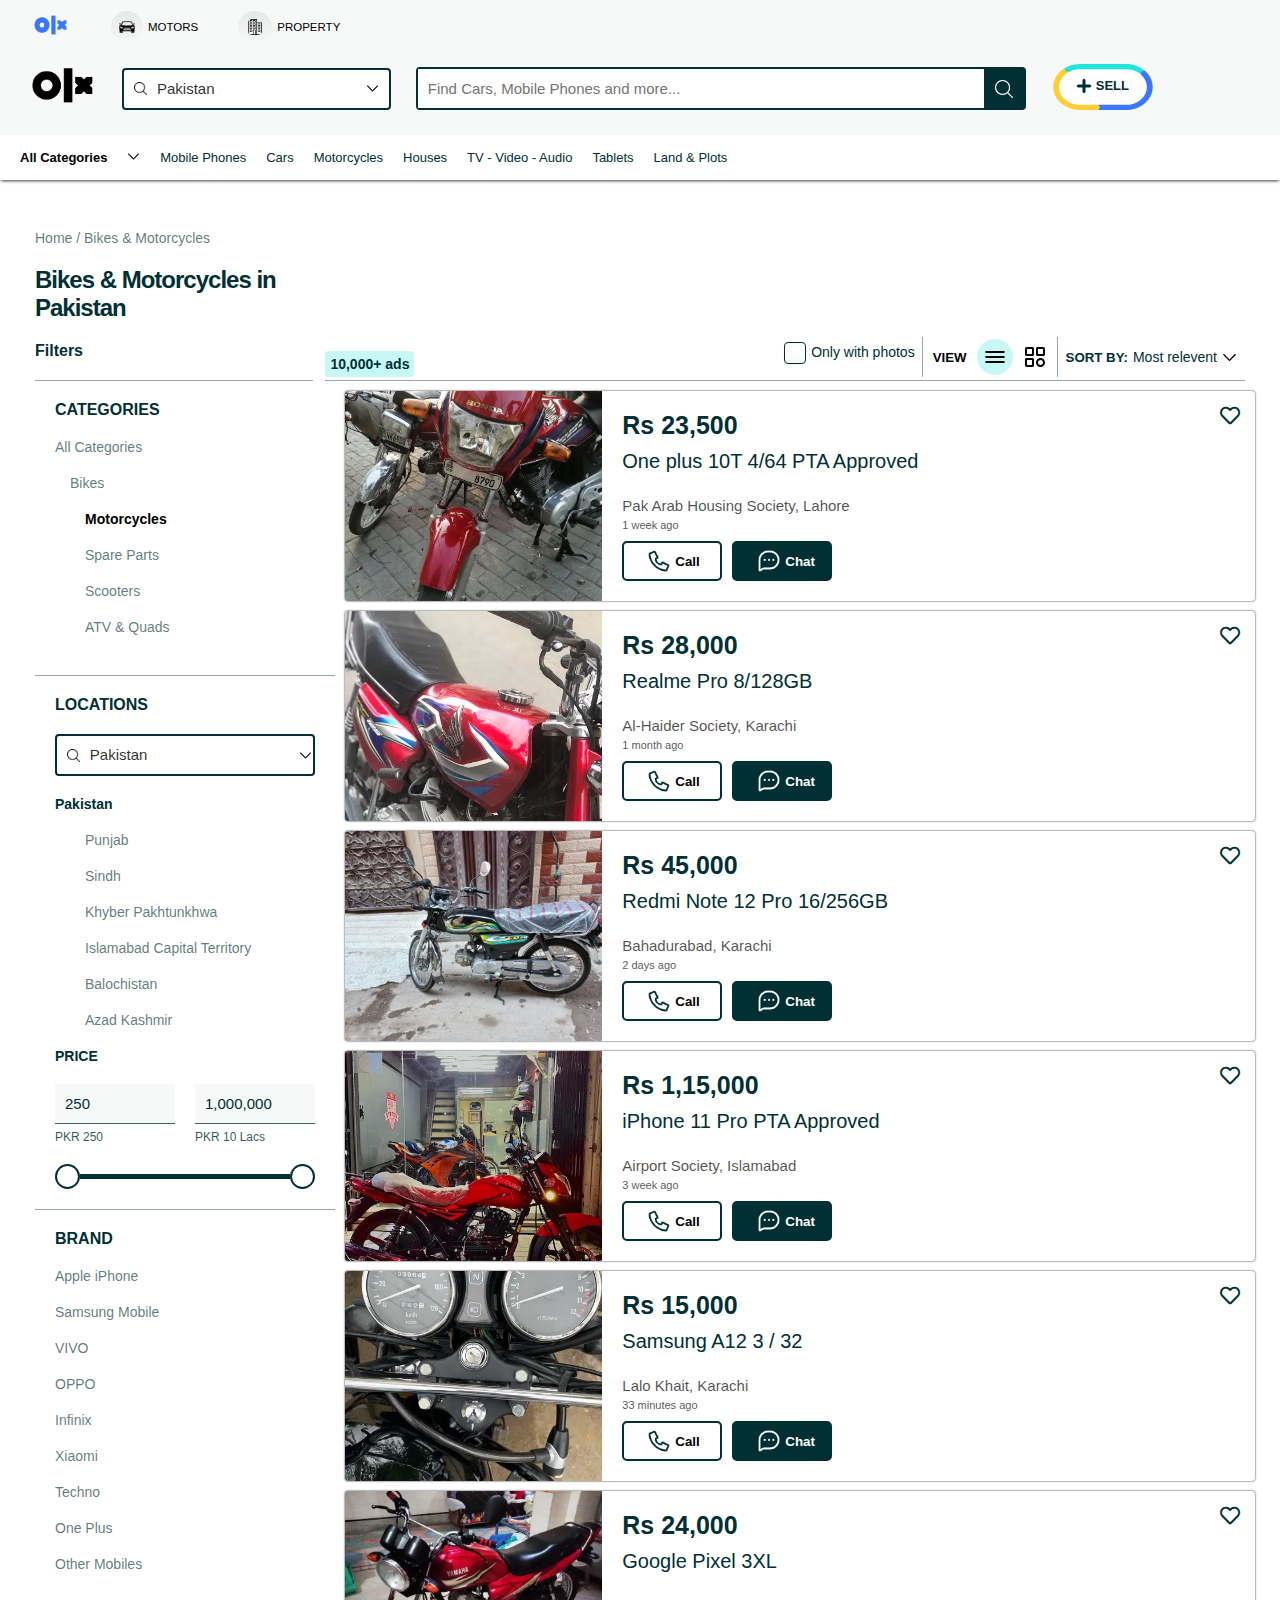
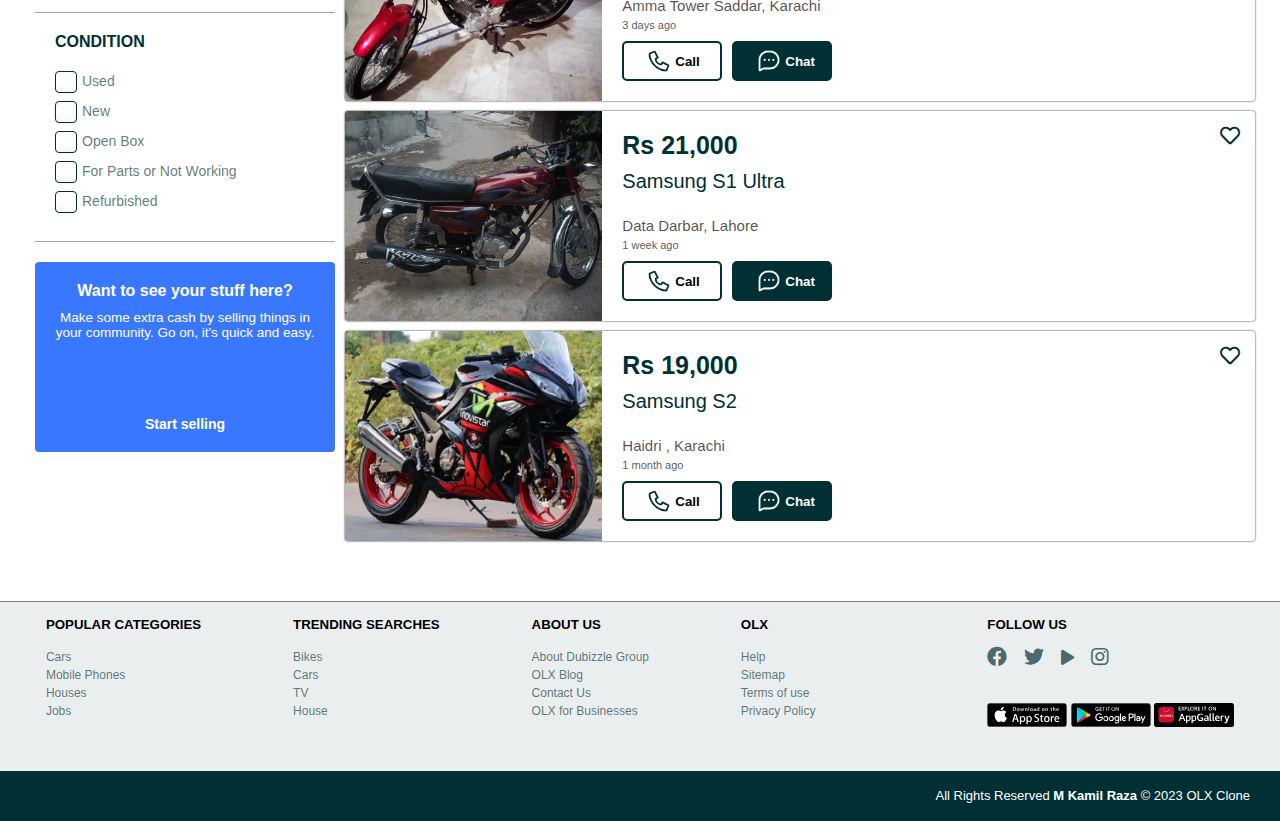
<file: All Files/Bikes/bikes.html>
<!DOCTYPE html>
<html lang="en">
<head>
    <meta charset="UTF-8">
    <meta name="viewport" content="width=device-width, initial-scale=1.0">
    <!-- Font Awsome CDN -->
    <link rel="stylesheet" href="https://cdnjs.cloudflare.com/ajax/libs/font-awesome/5.15.4/css/all.min.css">
    <!-- CSS Link -->
    <link rel="stylesheet" href="../categories.css">
    <!-- Favicon -->
    <link rel="shortcut icon" href="../../assets/logo/olx-title.png" type="image/x-icon">
    <!-- Title -->
    <title>Bikes & Motorcycles for Sale in Pakistan</title>
</head>
<body>
        <!-- Nav Bar -->
        <div class="navbar">
            <!-- Nav Bar Upper first Part -->
            <div class="nav-child-1">
                <a href="../../index.html">
                    <img src="../../assets/logo/olx-logo.png" alt="ol logo" class="olx-logo-blue">
                </a>                <div class="nav-sub-child">
                    <img src="../../assets/logo/car-logo.png" alt="" class="nav-car-logo">
                    <p class="nav-heading">MOTORS</p>
                </div>
                <div class="nav-sub-child">
                    <img src="../../assets/logo/property-logo.png" alt="" class="nav-property-logo">
                    <p class="nav-heading">PROPERTY</p>
                </div>
            </div>
            <!-- Nav Bar Second Part -->
            <div class="nav-child-2">
                <a href="../../index.html">
                    <img src="../../assets/logo/olx-logo-black.jpg" alt="olx logo" class="olx-logo-black">
                </a>
                <div class="nav-dropdown-main">
                    <div class="nav-dropdown">
                        <img src="../../assets/icons/search-icon.png" alt="Search Icon" class="search-icon">
                        <img src="../../assets/icons/location-icon.webp" alt="" class="loc-icon-responsive">
                        <div class="loc-dropdown">
                            <input type="text" value="Pakistan" class="dropdown-input">
                        </div>
                        <img src="../../assets/icons/arrow-icon-dropdown.svg" alt="" class="arrow-icon">
                        <!-- Nav Bar Location Dropdown -->
                    
                    </div>  
                </div>
                <!-- Search Field -->
                <div class="search-div">
                        <input type="text" placeholder="Find Cars, Mobile Phones and more..." class="search-input">
                    <div class="search-icon-area">
                        <img src="../../assets/icons/search-icon-white.png" alt="" class="search-icon-white">
                    </div>
                </div>
                <div class="search-div-responsive">
                    <div class="search-icon-area">
                        <img src="../../assets/icons/search-icon.png" alt="" class="search-icon-white">
                    </div>
                    <input type="text" placeholder="All ads in Pakistan" class="search-input">
                </div>
                <!-- Login Button -->
                <!-- <div>
                    <p class="login-btn">Login</p>
                </div> -->
                <!-- Sell Button -->
                <div class="sell-btn-div">
                    <img src="../../assets/icons/sell-btn-border.svg" alt="Sell Button" class="sell-btn">
                    <img src="../../assets/icons/sell-btn-plus-icon.svg" alt="Plus icon" class="plus-icon">
                    <p class="sell-txt">SELL</p>
                </div>
            </div>
        </div>
            <!-- Category Section -->
            <div class="category-container">
                <ul>
                    <li class="category-txt bold">All Categories</li>
                    <li class="category-txt">
                        <img src="../../assets/icons/arrow-icon-dropdown.svg" alt="" class="arrow-icon">
                    </li>
                    <li class="category-txt">
                        <a href="../../All Files/Mobile Phones/mobilephone.html">
                            Mobile Phones
                        </a>
                    </li>
                    <li class="category-txt">
                        <a href="../../All Files/Cars/cars.html">
                            Cars
                        </a>
                    </li>
                    <li class="category-txt">
                        <a href="#">
                            Motorcycles
                        </a>
                    </li>
                    <li class="category-txt">
                        <a href="../../All Files/Houses/houses.html">
                            Houses
                        </a>
                    </li>
                    <li class="category-txt">
                        <a href="../../All Files/TV-Audio-Video/tv.html">
                            TV - Video - Audio
                        </a>
                    </li>
                    <li class="category-txt">
                        <a href="../../All Files/Mobile Phones/mobilephone.html">
                            Tablets
                        </a>
                    </li>
                    <li class="category-txt">
                        <a href="../../All Files/Houses/houses.html">
                            Land & Plots
                        </a>
                    </li>
                </ul>
            </div>

            <section>
                <div class="category-top-section">
                    <div class="category-top-section-1">
                        <div class="sub-txt">
                            <p>
                                Home / Bikes & Motorcycles
                            </p>
                        </div>
            
                        <div>
                            <h2 class="uniform-color section-heading">
                                Bikes & Motorcycles in Pakistan
                            </h2>
                        </div>
        
                        <h4 class="uniform-color filter-txt">Filters</h4>
                    </div>
                    <div class="category-top-section-2">
                        <h4 class="numb-of-ads">10,000+ ads</h4>
                        <div>
                            <div class="d-flex top-filters">
                                <div class="form-group top-sec-2-sub">
                                    <input type="checkbox" id="used">
                                    <label for="used">Only with photos</label>
                                </div>
                                <div class="view-type-container">
                                    <h5>
                                        VIEW
                                    </h5>
                                    <img src="../../assets/icons/list-icon.svg" alt="" class="list-view-icon">
                                    <img src="../../assets/icons/grid-icon.svg" alt="">
                                </div>
                                <div class="sort-by-container">
                                    <h5>SORT BY:</h5>
                                    <p>Most relevent</p>
                                    <img src="../../assets/icons/arrow-icon-dropdown.svg" alt="Arrow" class="arrow-icon-sort">
                                    <div class="sort-dropdown">
                                        <p>Newly Listed</p>
                                        <p>Most relevent</p>
                                        <p>Lowest price</p>
                                        <p>Highest price</p>
                                    </div>
                                </div>
                            </div>
                            <div class="filter-btn-container">
                                <button class="filter-btn">
                                    <img src="../../assets/icons/filter-icon.png" alt="Filters">
                                    <h3>Filters</h3>
                                </button>
                            </div>
                        </div>
                    </div>
                </div>
    
                <!-- Body Section -->
                <div class="body-section">
                    <!-- Filter Section -->
                    <div class="filter-container">
                        <div class="filter-section">
                            <h4 class="uniform-color">
                                CATEGORIES
                            </h4>
                            <p class="sub-txt">All Categories</p>
                            <p class="sub-txt text-indent-main">Bikes</p>
                            <ul class="sub-txt text-indent-sub category-list">
                                <li class="black bold">Motorcycles</li>
                                <li>Spare Parts</li>
                                <li>Scooters</li>
                                <li>ATV & Quads</li>
                            </ul>
                        </div>
                        <div class="filter-section">
                            <h4 class="uniform-color">
                                LOCATIONS
                            </h4>
                            <div class="dropdown-filter-main">
                                <div class="dropdown-filter">
                                    <img src="../../assets/icons/search-icon.png" alt="Search Icon" class="search-icon">
                                    <img src="../../assets/icons/location-icon.webp" alt="" class="loc-icon-responsive">
                                    <div class="loc-dropdown">
                                        <input type="text" value="Pakistan" class="dropdown-input">
                                    </div>
                                    <img src="../../assets/icons/arrow-icon-dropdown.svg" alt="" class="arrow-icon">
                                    <!-- Nav Bar Location Dropdown -->
                                <div class="dropdown-list">
                                    <!-- Drop down Items -->
                                    <div class="curr-loc">
                                        <img class="curr-loc-icon" src="../../assets/icons/curr-location-icon.svg"></img>
                                        <p class="curr-loc-txt">&nbsp;&nbsp;Use current location</p>
                                    </div>
                                    <div class="loc border-b">
                                        <img class="loc-icon" src="../../assets/icons/location-icon.webp"></img>
                                        <p class="loc-txt">See all ads in all Pakistan</p>
                                    </div>
                                    <div class="loc">
                                        <p class="loc-heading">Choose Region</p>
                                    </div>
                                    <div class="loc">
                                        <img class="loc-icon" src="../../assets/icons/location-icon.webp"></img>
                                        <p class="loc-txt">Azad Kashmir, Pakistan</p>
                                    </div>
                                    <div class="loc">
                                        <img class="loc-icon" src="../../assets/icons/location-icon.webp"></img>
                                        <p class="loc-txt">Islamabad Capital Territory, Pakistan</p>
                                    </div>
                                    <div class="loc">
                                        <img class="loc-icon" src="../../assets/icons/location-icon.webp"></img>
                                        <p class="loc-txt">Khyber Pakhtunkhwa, Pakistan</p>
                                    </div>
                                    <div class="loc">
                                        <img class="loc-icon" src="../../assets/icons/location-icon.webp"></img>
                                        <p class="loc-txt">Northern Areas, Pakistan</p>
                                    </div>
                                    <div class="loc">
                                        <img class="loc-icon" src="../../assets/icons/location-icon.webp"></img>
                                        <p class="loc-txt">Punjab, Pakistan</p>
                                    </div>
                                    <div class="loc">
                                        <img class="loc-icon" src="../../assets/icons/location-icon.webp"></img>
                                        <p class="loc-txt">Sindh, Pakistan</p>
                                    </div>
                                </div>
                                </div>  
                            </div>
                            <p class="filter-heading">Pakistan</p>
                            <ul class="sub-txt text-indent-sub category-list">
                                <li>Punjab</li>
                                <li>Sindh</li>
                                <li>Khyber Pakhtunkhwa</li>
                                <li>Islamabad Capital Territory</li>
                                <li>Balochistan</li>
                                <li>Azad Kashmir</li>
                            </ul>

                            <p class="filter-heading">PRICE</p>

                            <div class="price-filter">
                                <div>
                                    <div class="text-indent-main uniform-color price-numbers">
                                        <input type="text" value="250" class="price-num-input">
                                    </div>
                                    <div class="price-pkr">PKR 250</div>
                                </div>
                                <div>
                                    <div class="text-indent-main uniform-color price-numbers">
                                        <input type="text" value="1,000,000" class="price-num-input">
                                    </div>
                                    <div class="price-pkr">PKR 10 Lacs</div>
                                </div>
                            </div>

                            <div class="price-range-slider">
                                <div class="left-point"></div>
                                <div class="slider-range"></div>
                                <div class="right-point"></div>
                            </div>
                        </div>
                        <div class="filter-section">
                            <h4 class="uniform-color">
                                BRAND
                            </h4>
                            <ul class="sub-txt category-list">
                                <li>Apple iPhone</li>
                                <li>Samsung Mobile</li>
                                <li>VIVO</li>
                                <li>OPPO</li>
                                <li>Infinix</li>
                                <li>Xiaomi</li>
                                <li>Techno</li>
                                <li>One Plus</li>
                                <li>Other Mobiles</li>
                            </ul>
                        </div>

                        <div class="filter-section last-filter">
                            <h4 class="uniform-color">
                                CONDITION
                            </h4>
                            <form class="sub-txt category-list"> 
                              <div class="form-group">
                                <input type="checkbox" id="used">
                                <label for="used">Used</label>
                              </div>
                              <div class="form-group">
                                <input type="checkbox" id="new">
                                <label for="new">New</label>
                              </div>
                              <div class="form-group">
                                <input type="checkbox" id="Open-Box">
                                <label for="Open-Box">Open Box</label>
                              </div>
                              <div class="form-group">
                                <input type="checkbox" id="parts">
                                <label for="parts">For Parts or Not Working</label>
                              </div>
                              <div class="form-group">
                                <input type="checkbox" id="Refurbished">
                                <label for="Refurbished">Refurbished</label>
                              </div>
                            </form>
                          </div>

                          <!-- Msg -->
                          <div class="msg">
                            <div>
                                <h4>Want to see your stuff here?</h4>
                                <p>Make some extra cash by selling things in your community. Go on, it's quick and easy.</p>
                            </div>
                            <h4>Start selling</h4>
                          </div>
                        
                    </div>
                    <!-- Ads Section -->
                    <div class="ads-section">
                        <div class="ad-item">
                            <div class="ad-sec-img" style="background-image: url(../../assets/products-images/bikes/1.jpg);"></div>
                            <div class="ad-sec-description">
                                <div>
                                    <h4 class="item-price">Rs 23,500</h4>
                                    <p class="item-name">One plus 10T 4/64 PTA Approved</p>
                                </div>
                                <div>
                                    <p class="item-loc">Pak Arab Housing Society, Lahore</p>
                                    <p class="upload-date">1 week ago</p>

                                    <div class="ads-btn">
                                        <button class="call-btn">
                                            <img src="../../assets/icons/call-icon.png" alt="">
                                            <h4>Call</h4>
                                        </button>
    
                                        <button class="chat-btn">
                                            <img src="../../assets/icons/chat-icon.png" alt="">
                                            <h4>Chat</h4>
                                        </button>
                                    </div>
                                </div>
                            </div>
                            <i class="far fa-heart"></i>
                        </div>
                        <div class="ad-item">
                            <div class="ad-sec-img" style="background-image: url(../../assets/products-images/bikes/2.jpg);"></div>
                            <div class="ad-sec-description">
                                <div>
                                    <h4 class="item-price">Rs 28,000</h4>
                                    <p class="item-name">Realme Pro 8/128GB</p>
                                </div>
                                <div>
                                    <p class="item-loc">Al-Haider Society, Karachi</p>
                                    <p class="upload-date">1 month ago</p>

                                    <div class="ads-btn">
                                        <button class="call-btn">
                                            <img src="../../assets/icons/call-icon.png" alt="">
                                            <h4>Call</h4>
                                        </button>
    
                                        <button class="chat-btn">
                                            <img src="../../assets/icons/chat-icon.png" alt="">
                                            <h4>Chat</h4>
                                        </button>
                                    </div>
                                </div>
                            </div>
                            <i class="far fa-heart"></i>
                        </div>
                        <div class="ad-item">
                            <div class="ad-sec-img" style="background-image: url(../../assets/products-images/bikes/3.jpg);"></div>
                            <div class="ad-sec-description">
                                <div>
                                    <h4 class="item-price">Rs 45,000</h4>
                                    <p class="item-name">Redmi Note 12 Pro 16/256GB</p>
                                </div>
                                <div>
                                    <p class="item-loc">Bahadurabad, Karachi</p>
                                    <p class="upload-date">2 days ago</p>

                                    <div class="ads-btn">
                                        <button class="call-btn">
                                            <img src="../../assets/icons/call-icon.png" alt="">
                                            <h4>Call</h4>
                                        </button>
    
                                        <button class="chat-btn">
                                            <img src="../../assets/icons/chat-icon.png" alt="">
                                            <h4>Chat</h4>
                                        </button>
                                    </div>
                                </div>
                            </div>
                            <i class="far fa-heart"></i>
                        </div>
                        <div class="ad-item">
                            <div class="ad-sec-img" style="background-image: url(../../assets/products-images/bikes/4.jpg);"></div>
                            <div class="ad-sec-description">
                                <div>
                                    <h4 class="item-price">Rs 1,15,000</h4>
                                    <p class="item-name">iPhone 11 Pro PTA Approved</p>
                                </div>
                                <div>
                                    <p class="item-loc">Airport Society, Islamabad</p>
                                    <p class="upload-date">3 week ago</p>

                                    <div class="ads-btn">
                                        <button class="call-btn">
                                            <img src="../../assets/icons/call-icon.png" alt="">
                                            <h4>Call</h4>
                                        </button>
    
                                        <button class="chat-btn">
                                            <img src="../../assets/icons/chat-icon.png" alt="">
                                            <h4>Chat</h4>
                                        </button>
                                    </div>
                                </div>
                            </div>
                            <i class="far fa-heart"></i>
                        </div>
                        <div class="ad-item">
                            <div class="ad-sec-img" style="background-image: url(../../assets/products-images/bikes/5.jpg);"></div>
                            <div class="ad-sec-description">
                                <div>
                                    <h4 class="item-price">Rs 15,000</h4>
                                    <p class="item-name">Samsung A12 3 / 32</p>
                                </div>
                                <div>
                                    <p class="item-loc">Lalo Khait, Karachi</p>
                                    <p class="upload-date">33 minutes ago</p>

                                    <div class="ads-btn">
                                        <button class="call-btn">
                                            <img src="../../assets/icons/call-icon.png" alt="">
                                            <h4>Call</h4>
                                        </button>
    
                                        <button class="chat-btn">
                                            <img src="../../assets/icons/chat-icon.png" alt="">
                                            <h4>Chat</h4>
                                        </button>
                                    </div>
                                </div>
                            </div>
                            <i class="far fa-heart"></i>
                        </div>
                        <div class="ad-item">
                            <div class="ad-sec-img" style="background-image: url(../../assets/products-images/bikes/6.jpg);"></div>
                            <div class="ad-sec-description">
                                <div>
                                    <h4 class="item-price">Rs 24,000</h4>
                                    <p class="item-name">Google Pixel 3XL</p>
                                </div>
                                <div>
                                    <p class="item-loc">Amma Tower Saddar, Karachi</p>
                                    <p class="upload-date">3 days ago</p>

                                    <div class="ads-btn">
                                        <button class="call-btn">
                                            <img src="../../assets/icons/call-icon.png" alt="">
                                            <h4>Call</h4>
                                        </button>
    
                                        <button class="chat-btn">
                                            <img src="../../assets/icons/chat-icon.png" alt="">
                                            <h4>Chat</h4>
                                        </button>
                                    </div>
                                </div>
                            </div>
                            <i class="far fa-heart"></i>
                        </div>
                        <div class="ad-item">
                            <div class="ad-sec-img" style="background-image: url(../../assets/products-images/bikes/7.jpg);"></div>
                            <div class="ad-sec-description">
                                <div>
                                    <h4 class="item-price">Rs 21,000</h4>
                                    <p class="item-name">Samsung S1 Ultra</p>
                                </div>
                                <div>
                                    <p class="item-loc">Data Darbar, Lahore</p>
                                    <p class="upload-date">1 week ago</p>

                                    <div class="ads-btn">
                                        <button class="call-btn">
                                            <img src="../../assets/icons/call-icon.png" alt="">
                                            <h4>Call</h4>
                                        </button>
    
                                        <button class="chat-btn">
                                            <img src="../../assets/icons/chat-icon.png" alt="">
                                            <h4>Chat</h4>
                                        </button>
                                    </div>
                                </div>
                            </div>
                            <i class="far fa-heart"></i>
                        </div>
                        <div class="ad-item">
                            <div class="ad-sec-img" style="background-image: url(../../assets/products-images/bikes/8.jpg);"></div>
                            <div class="ad-sec-description">
                                <div>
                                    <h4 class="item-price">Rs 19,000</h4>
                                    <p class="item-name">Samsung S2</p>
                                </div>
                                <div>
                                    <p class="item-loc">Haidri , Karachi</p>
                                    <p class="upload-date">1 month ago</p>

                                    <div class="ads-btn">
                                        <button class="call-btn">
                                            <img src="../../assets/icons/call-icon.png" alt="">
                                            <h4>Call</h4>
                                        </button>
    
                                        <button class="chat-btn">
                                            <img src="../../assets/icons/chat-icon.png" alt="">
                                            <h4>Chat</h4>
                                        </button>
                                    </div>
                                </div>
                            </div>
                            <i class="far fa-heart"></i>
                        </div>
                    </div>
                </div>
            </section>

            <!-- Footer Links -->
        <div class="footer-links">
            <div class="footer-links-child">
                <h5>POPULAR CATEGORIES</h5>
                <ul>
                    <li>
                        <a href="./All Files/Cars/cars.html">Cars</a>
                    </li>
                    <li>
                        <a href="./All Files/Mobile Phones/mobilephone.html">Mobile Phones</a>
                    </li>
                    <li>
                        <a href="./All Files/Houses/houses.html">Houses</a>
                    </li>
                    <li>
                        <a href="./All Files/Jobs/jobs.html">Jobs</a>
                    </li>
                </ul>
            </div>
            <div class="footer-links-child">
                <h5>TRENDING SEARCHES</h5>
                <ul>
                    <li>
                        <a href="./All Files/Bikes/bikes.html">Bikes</a>
                    </li>
                    <li>
                        <a href="./All Files/Cars/cars.html">Cars</a>
                    </li>
                    <li>
                        <a href="./All Files/TV-Audio-Video/tv.html">TV</a>
                    </li>
                    <li>
                        <a href="./All Files/Houses/houses.html">House</a>
                    </li>
                </ul>
            </div>
            <div class="footer-links-child">
                <h5>ABOUT US</h5>
                <ul>
                    <li>
                        <a href="#">About Dubizzle Group</a>
                    </li>
                    <li>
                        <a href="#">OLX Blog</a>
                    </li>
                    <li>
                        <a href="#">Contact Us</a>
                    </li>
                    <li>
                        <a href="#">OLX for Businesses</a>
                    </li>
                </ul>
            </div>
            <div class="footer-links-child">
                <h5>OLX</h5>
                <ul>
                    <li>
                        <a href="#">Help</a>
                    </li>
                    <li>
                        <a href="#">Sitemap</a>
                    </li>
                    <li>
                        <a href="#">Terms of use</a>
                    </li>
                    <li>
                        <a href="#">Privacy Policy</a>
                    </li>
                </ul>
            </div>
            <div class="footer-links-child">
                <h5>FOLLOW US</h5>
                    <ul class="social-media-footer">
                        <li>
                            <a href="https://www.facebook.com/olxpakistan" target="_blank">
                                <i class="fab fa-facebook"></i>
                            </a>
                        </li>
                        <li>
                            <a href="https://twitter.com/OLX_Pakistan" target="_blank">
                                <i class="fab fa-twitter"></i>
                            </a>
                        </li>
                        <li>
                            <a href="https://www.youtube.com/channel/UCARDDjJnW7IRBpo_AP7WTHQ" target="_blank">
                                <i class="fas fa-play"></i>
                            </a>
                        </li>
                        <li>
                            <a href="https://www.instagram.com/olx.pakistan/" target="_blank">
                                <i class="fab fa-instagram"></i>
                            </a>
                        </li>
                    </ul>
                    <div class="download-btn-div-footer">
                        <a href="https://apps.apple.com/pk/app/olx-pakistan/id1551315538" target="_blank">
                            <img src="../../assets/icons/app-store-btn.svg" alt="" class="app-store-btn">
                        </a>
                        <a href="https://play.google.com/store/apps/details?id=com.olx.pk" target="_blank">
                            <img src="../../assets/icons/google-play-store-btn.svg" alt="" class="app-store-btn">
                        </a>
                        <a href="https://appgallery.huawei.com/#/app/C104375435" target="_blank">
                            <img src="../../assets/icons/app-gallery-btn.svg" alt="" class="app-store-btn">
                        </a>
                    </div>
            </div>
        </div>

        <!-- Footer -->
        <div class="footer">
            <p>
                All Rights Reserved 
                <span class="bold">M Kamil Raza</span>
                &copy; 2023 OLX Clone
            </p>
        </div>
</body>
</html>
</file>
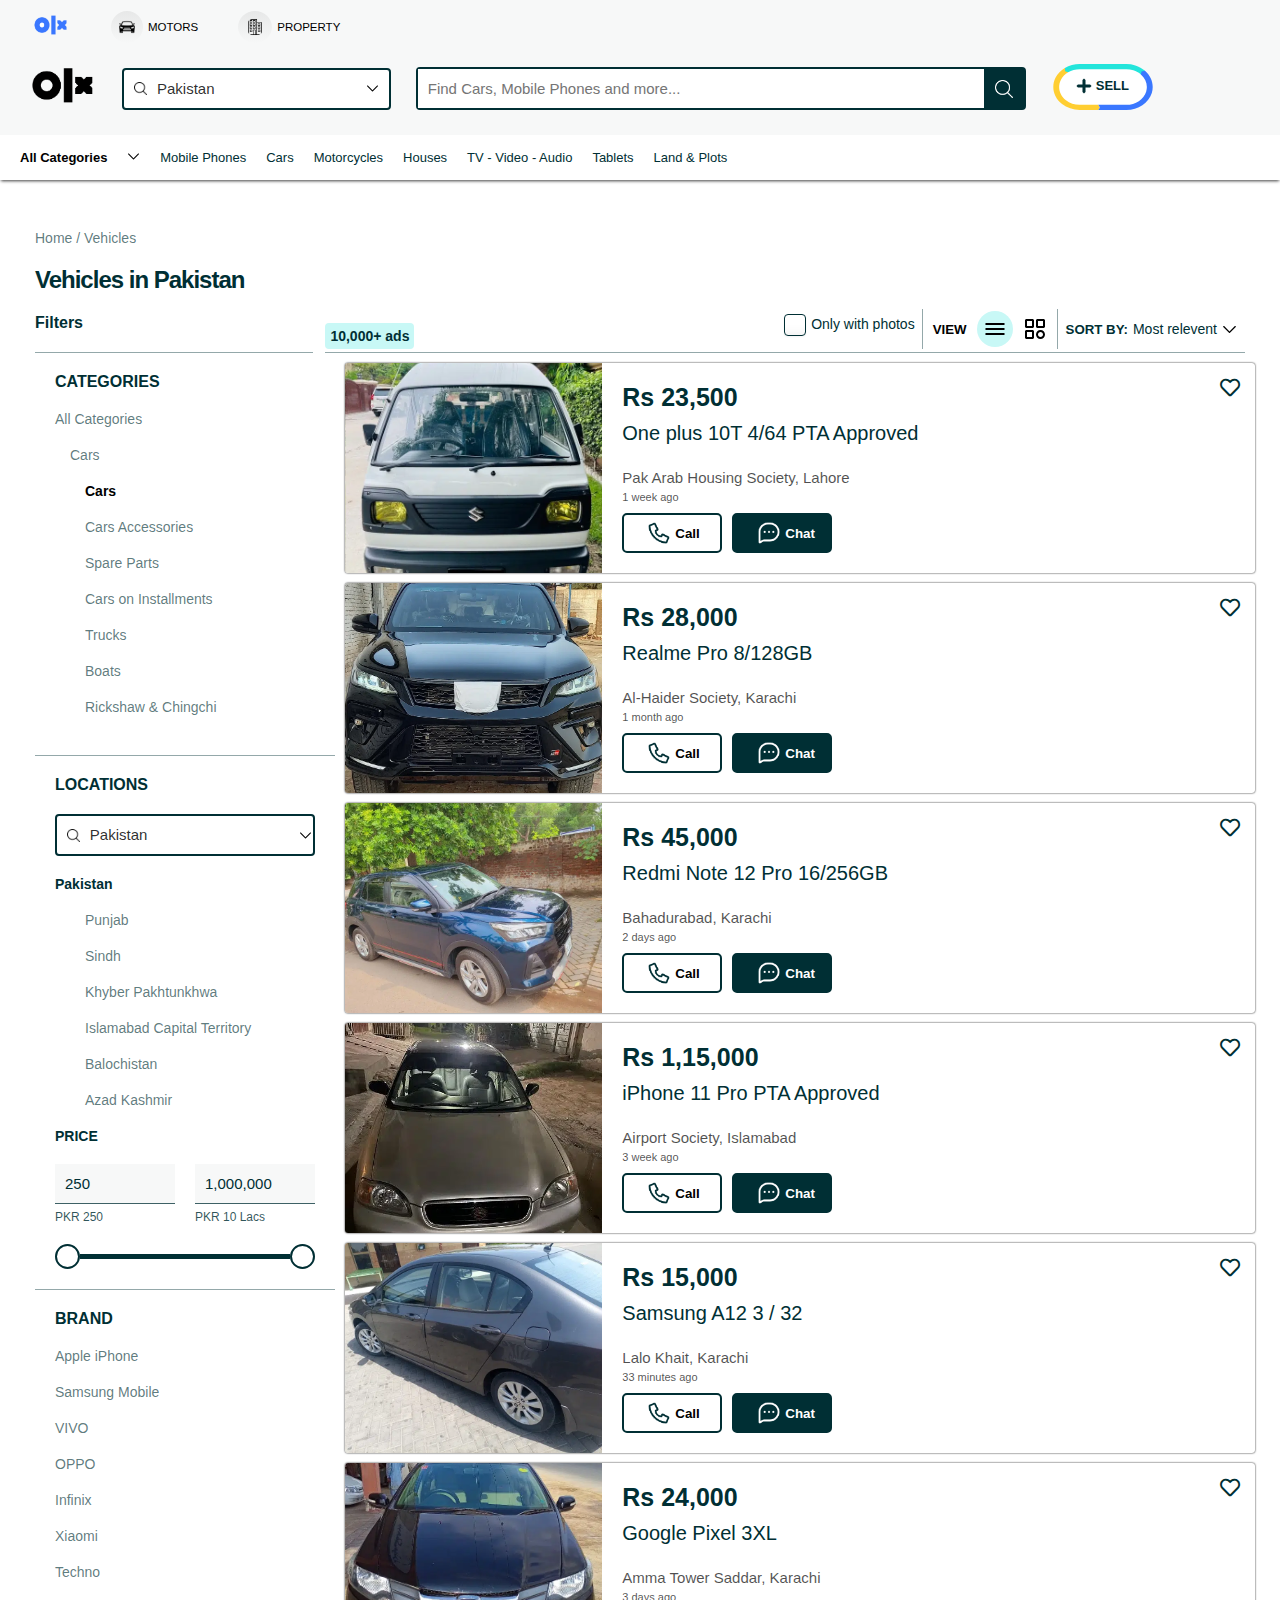
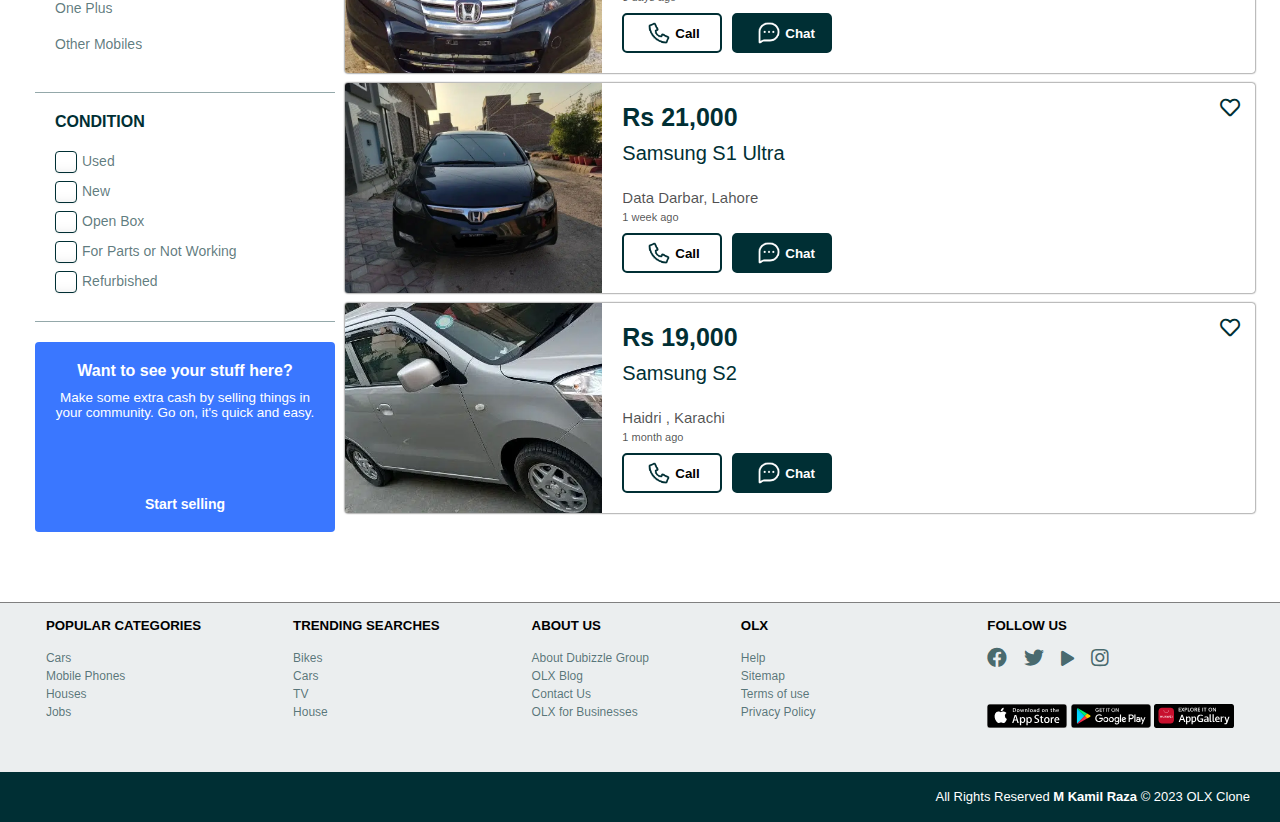
<file: All Files/Cars/cars.html>
<!DOCTYPE html>
<html lang="en">
<head>
    <meta charset="UTF-8">
    <meta name="viewport" content="width=device-width, initial-scale=1.0">
    <!-- Font Awsome CDN -->
    <link rel="stylesheet" href="https://cdnjs.cloudflare.com/ajax/libs/font-awesome/5.15.4/css/all.min.css">
    <!-- CSS Link -->
    <link rel="stylesheet" href="../categories.css">
    <!-- Favicon -->
    <link rel="shortcut icon" href="../../assets/logo/olx-title.png" type="image/x-icon">
    <!-- Title -->
    <title>Vehicles for Sale in Pakistan</title>
</head>
<body>
        <!-- Nav Bar -->
        <div class="navbar">
            <!-- Nav Bar Upper first Part -->
            <div class="nav-child-1">
                <a href="../../index.html">
                    <img src="../../assets/logo/olx-logo.png" alt="ol logo" class="olx-logo-blue">
                </a>                <div class="nav-sub-child">
                    <img src="../../assets/logo/car-logo.png" alt="" class="nav-car-logo">
                    <p class="nav-heading">MOTORS</p>
                </div>
                <div class="nav-sub-child">
                    <img src="../../assets/logo/property-logo.png" alt="" class="nav-property-logo">
                    <p class="nav-heading">PROPERTY</p>
                </div>
            </div>
            <!-- Nav Bar Second Part -->
            <div class="nav-child-2">
                <a href="../../index.html">
                    <img src="../../assets/logo/olx-logo-black.jpg" alt="olx logo" class="olx-logo-black">
                </a>
                <div class="nav-dropdown-main">
                    <div class="nav-dropdown">
                        <img src="../../assets/icons/search-icon.png" alt="Search Icon" class="search-icon">
                        <img src="../../assets/icons/location-icon.webp" alt="" class="loc-icon-responsive">
                        <div class="loc-dropdown">
                            <input type="text" value="Pakistan" class="dropdown-input">
                        </div>
                        <img src="../../assets/icons/arrow-icon-dropdown.svg" alt="" class="arrow-icon">
                        <!-- Nav Bar Location Dropdown -->
                    
                    </div>  
                </div>
                <!-- Search Field -->
                <div class="search-div">
                        <input type="text" placeholder="Find Cars, Mobile Phones and more..." class="search-input">
                    <div class="search-icon-area">
                        <img src="../../assets/icons/search-icon-white.png" alt="" class="search-icon-white">
                    </div>
                </div>
                <div class="search-div-responsive">
                    <div class="search-icon-area">
                        <img src="../../assets/icons/search-icon.png" alt="" class="search-icon-white">
                    </div>
                    <input type="text" placeholder="All ads in Pakistan" class="search-input">
                </div>
                <!-- Login Button -->
                <!-- <div>
                    <p class="login-btn">Login</p>
                </div> -->
                <!-- Sell Button -->
                <div class="sell-btn-div">
                    <img src="../../assets/icons/sell-btn-border.svg" alt="Sell Button" class="sell-btn">
                    <img src="../../assets/icons/sell-btn-plus-icon.svg" alt="Plus icon" class="plus-icon">
                    <p class="sell-txt">SELL</p>
                </div>
            </div>
        </div>
            <!-- Category Section -->
            <div class="category-container">
                <ul>
                    <li class="category-txt bold">All Categories</li>
                    <li class="category-txt">
                        <img src="../../assets/icons/arrow-icon-dropdown.svg" alt="" class="arrow-icon">
                    </li>
                    <li class="category-txt">
                        <a href="../../All Files/Mobile Phones/mobilephone.html">
                            Mobile Phones
                        </a>
                    </li>
                    <li class="category-txt">
                        <a href="#">
                            Cars
                        </a>
                    </li>
                    <li class="category-txt">
                        <a href="../../All Files/Bikes/bikes.html">
                            Motorcycles
                        </a>
                    </li>
                    <li class="category-txt">
                        <a href="../../All Files/Houses/houses.html">
                            Houses
                        </a>
                    </li>
                    <li class="category-txt">
                        <a href="../../All Files/TV-Audio-Video/tv.html">
                            TV - Video - Audio
                        </a>
                    </li>
                    <li class="category-txt">
                        <a href="../../All Files/Mobile Phones/mobilephone.html">
                            Tablets
                        </a>
                    </li>
                    <li class="category-txt">
                        <a href="../../All Files/Houses/houses.html">
                            Land & Plots
                        </a>
                    </li>
                </ul>
            </div>

            <section>
                <div class="category-top-section">
                    <div class="category-top-section-1">
                        <div class="sub-txt">
                            <p>
                                Home / Vehicles
                            </p>
                        </div>
            
                        <div>
                            <h2 class="uniform-color section-heading">
                                Vehicles in Pakistan
                            </h2>
                        </div>
        
                        <h4 class="uniform-color filter-txt">Filters</h4>
                    </div>
                    <div class="category-top-section-2">
                        <h4 class="numb-of-ads">10,000+ ads</h4>
                        <div>
                            <div class="d-flex top-filters">
                                <div class="form-group top-sec-2-sub">
                                    <input type="checkbox" id="used">
                                    <label for="used">Only with photos</label>
                                </div>
                                <div class="view-type-container">
                                    <h5>
                                        VIEW
                                    </h5>
                                    <img src="../../assets/icons/list-icon.svg" alt="" class="list-view-icon">
                                    <img src="../../assets/icons/grid-icon.svg" alt="">
                                </div>
                                <div class="sort-by-container">
                                    <h5>SORT BY:</h5>
                                    <p>Most relevent</p>
                                    <img src="../../assets/icons/arrow-icon-dropdown.svg" alt="Arrow" class="arrow-icon-sort">
                                    <div class="sort-dropdown">
                                        <p>Newly Listed</p>
                                        <p>Most relevent</p>
                                        <p>Lowest price</p>
                                        <p>Highest price</p>
                                    </div>
                                </div>
                            </div>
                            <div class="filter-btn-container">
                                <button class="filter-btn">
                                    <img src="../../assets/icons/filter-icon.png" alt="Filters">
                                    <h3>Filters</h3>
                                </button>
                            </div>
                        </div>
                    </div>
                </div>
    
                <!-- Body Section -->
                <div class="body-section">
                    <!-- Filter Section -->
                    <div class="filter-container">
                        <div class="filter-section">
                            <h4 class="uniform-color">
                                CATEGORIES
                            </h4>
                            <p class="sub-txt">All Categories</p>
                            <p class=" sub-txt text-indent-main">Cars</p>
                            <ul class="sub-txt text-indent-sub category-list">
                                <li class="black bold">Cars</li>
                                <li>Cars Accessories</li>
                                <li>Spare Parts</li>
                                <li>Cars on Installments</li>
                                <li>Trucks</li>
                                <li>Boats</li>
                                <li>Rickshaw & Chingchi</li>
                            </ul>
                        </div>
                        <div class="filter-section">
                            <h4 class="uniform-color">
                                LOCATIONS
                            </h4>
                            <div class="dropdown-filter-main">
                                <div class="dropdown-filter">
                                    <img src="../../assets/icons/search-icon.png" alt="Search Icon" class="search-icon">
                                    <img src="../../assets/icons/location-icon.webp" alt="" class="loc-icon-responsive">
                                    <div class="loc-dropdown">
                                        <input type="text" value="Pakistan" class="dropdown-input">
                                    </div>
                                    <img src="../../assets/icons/arrow-icon-dropdown.svg" alt="" class="arrow-icon">
                                    <!-- Nav Bar Location Dropdown -->
                                <div class="dropdown-list">
                                    <!-- Drop down Items -->
                                    <div class="curr-loc">
                                        <img class="curr-loc-icon" src="../../assets/icons/curr-location-icon.svg"></img>
                                        <p class="curr-loc-txt">&nbsp;&nbsp;Use current location</p>
                                    </div>
                                    <div class="loc border-b">
                                        <img class="loc-icon" src="../../assets/icons/location-icon.webp"></img>
                                        <p class="loc-txt">See all ads in all Pakistan</p>
                                    </div>
                                    <div class="loc">
                                        <p class="loc-heading">Choose Region</p>
                                    </div>
                                    <div class="loc">
                                        <img class="loc-icon" src="../../assets/icons/location-icon.webp"></img>
                                        <p class="loc-txt">Azad Kashmir, Pakistan</p>
                                    </div>
                                    <div class="loc">
                                        <img class="loc-icon" src="../../assets/icons/location-icon.webp"></img>
                                        <p class="loc-txt">Islamabad Capital Territory, Pakistan</p>
                                    </div>
                                    <div class="loc">
                                        <img class="loc-icon" src="../../assets/icons/location-icon.webp"></img>
                                        <p class="loc-txt">Khyber Pakhtunkhwa, Pakistan</p>
                                    </div>
                                    <div class="loc">
                                        <img class="loc-icon" src="../../assets/icons/location-icon.webp"></img>
                                        <p class="loc-txt">Northern Areas, Pakistan</p>
                                    </div>
                                    <div class="loc">
                                        <img class="loc-icon" src="../../assets/icons/location-icon.webp"></img>
                                        <p class="loc-txt">Punjab, Pakistan</p>
                                    </div>
                                    <div class="loc">
                                        <img class="loc-icon" src="../../assets/icons/location-icon.webp"></img>
                                        <p class="loc-txt">Sindh, Pakistan</p>
                                    </div>
                                </div>
                                </div>  
                            </div>
                            <p class="filter-heading">Pakistan</p>
                            <ul class="sub-txt text-indent-sub category-list">
                                <li>Punjab</li>
                                <li>Sindh</li>
                                <li>Khyber Pakhtunkhwa</li>
                                <li>Islamabad Capital Territory</li>
                                <li>Balochistan</li>
                                <li>Azad Kashmir</li>
                            </ul>

                            <p class="filter-heading">PRICE</p>

                            <div class="price-filter">
                                <div>
                                    <div class="text-indent-main uniform-color price-numbers">
                                        <input type="text" value="250" class="price-num-input">
                                    </div>
                                    <div class="price-pkr">PKR 250</div>
                                </div>
                                <div>
                                    <div class="text-indent-main uniform-color price-numbers">
                                        <input type="text" value="1,000,000" class="price-num-input">
                                    </div>
                                    <div class="price-pkr">PKR 10 Lacs</div>
                                </div>
                            </div>

                            <div class="price-range-slider">
                                <div class="left-point"></div>
                                <div class="slider-range"></div>
                                <div class="right-point"></div>
                            </div>
                        </div>
                        <div class="filter-section">
                            <h4 class="uniform-color">
                                BRAND
                            </h4>
                            <ul class="sub-txt category-list">
                                <li>Apple iPhone</li>
                                <li>Samsung Mobile</li>
                                <li>VIVO</li>
                                <li>OPPO</li>
                                <li>Infinix</li>
                                <li>Xiaomi</li>
                                <li>Techno</li>
                                <li>One Plus</li>
                                <li>Other Mobiles</li>
                            </ul>
                        </div>

                        <div class="filter-section last-filter">
                            <h4 class="uniform-color">
                                CONDITION
                            </h4>
                            <form class="sub-txt category-list"> 
                              <div class="form-group">
                                <input type="checkbox" id="used">
                                <label for="used">Used</label>
                              </div>
                              <div class="form-group">
                                <input type="checkbox" id="new">
                                <label for="new">New</label>
                              </div>
                              <div class="form-group">
                                <input type="checkbox" id="Open-Box">
                                <label for="Open-Box">Open Box</label>
                              </div>
                              <div class="form-group">
                                <input type="checkbox" id="parts">
                                <label for="parts">For Parts or Not Working</label>
                              </div>
                              <div class="form-group">
                                <input type="checkbox" id="Refurbished">
                                <label for="Refurbished">Refurbished</label>
                              </div>
                            </form>
                          </div>

                          <!-- Msg -->
                          <div class="msg">
                            <div>
                                <h4>Want to see your stuff here?</h4>
                                <p>Make some extra cash by selling things in your community. Go on, it's quick and easy.</p>
                            </div>
                            <h4>Start selling</h4>
                          </div>
                        
                    </div>
                    <!-- Ads Section -->
                    <div class="ads-section">
                        <div class="ad-item">
                            <div class="ad-sec-img" style="background-image: url(./ProductsImages/1.jpg);"></div>
                            <div class="ad-sec-description">
                                <div>
                                    <h4 class="item-price">Rs 23,500</h4>
                                    <p class="item-name">One plus 10T 4/64 PTA Approved</p>
                                </div>
                                <div>
                                    <p class="item-loc">Pak Arab Housing Society, Lahore</p>
                                    <p class="upload-date">1 week ago</p>

                                    <div class="ads-btn">
                                        <button class="call-btn">
                                            <img src="../../assets/icons/call-icon.png" alt="">
                                            <h4>Call</h4>
                                        </button>
    
                                        <button class="chat-btn">
                                            <img src="../../assets/icons/chat-icon.png" alt="">
                                            <h4>Chat</h4>
                                        </button>
                                    </div>
                                </div>
                            </div>
                            <i class="far fa-heart"></i>
                        </div>
                        <div class="ad-item">
                            <div class="ad-sec-img" style="background-image: url(./ProductsImages/2.jpg);"></div>
                            <div class="ad-sec-description">
                                <div>
                                    <h4 class="item-price">Rs 28,000</h4>
                                    <p class="item-name">Realme Pro 8/128GB</p>
                                </div>
                                <div>
                                    <p class="item-loc">Al-Haider Society, Karachi</p>
                                    <p class="upload-date">1 month ago</p>

                                    <div class="ads-btn">
                                        <button class="call-btn">
                                            <img src="../../assets/icons/call-icon.png" alt="">
                                            <h4>Call</h4>
                                        </button>
    
                                        <button class="chat-btn">
                                            <img src="../../assets/icons/chat-icon.png" alt="">
                                            <h4>Chat</h4>
                                        </button>
                                    </div>
                                </div>
                            </div>
                            <i class="far fa-heart"></i>
                        </div>
                        <div class="ad-item">
                            <div class="ad-sec-img" style="background-image: url(./ProductsImages/3.jpg);"></div>
                            <div class="ad-sec-description">
                                <div>
                                    <h4 class="item-price">Rs 45,000</h4>
                                    <p class="item-name">Redmi Note 12 Pro 16/256GB</p>
                                </div>
                                <div>
                                    <p class="item-loc">Bahadurabad, Karachi</p>
                                    <p class="upload-date">2 days ago</p>

                                    <div class="ads-btn">
                                        <button class="call-btn">
                                            <img src="../../assets/icons/call-icon.png" alt="">
                                            <h4>Call</h4>
                                        </button>
    
                                        <button class="chat-btn">
                                            <img src="../../assets/icons/chat-icon.png" alt="">
                                            <h4>Chat</h4>
                                        </button>
                                    </div>
                                </div>
                            </div>
                            <i class="far fa-heart"></i>
                        </div>
                        <div class="ad-item">
                            <div class="ad-sec-img" style="background-image: url(./ProductsImages/4.jpg);"></div>
                            <div class="ad-sec-description">
                                <div>
                                    <h4 class="item-price">Rs 1,15,000</h4>
                                    <p class="item-name">iPhone 11 Pro PTA Approved</p>
                                </div>
                                <div>
                                    <p class="item-loc">Airport Society, Islamabad</p>
                                    <p class="upload-date">3 week ago</p>

                                    <div class="ads-btn">
                                        <button class="call-btn">
                                            <img src="../../assets/icons/call-icon.png" alt="">
                                            <h4>Call</h4>
                                        </button>
    
                                        <button class="chat-btn">
                                            <img src="../../assets/icons/chat-icon.png" alt="">
                                            <h4>Chat</h4>
                                        </button>
                                    </div>
                                </div>
                            </div>
                            <i class="far fa-heart"></i>
                        </div>
                        <div class="ad-item">
                            <div class="ad-sec-img" style="background-image: url(./ProductsImages/5.jpg);"></div>
                            <div class="ad-sec-description">
                                <div>
                                    <h4 class="item-price">Rs 15,000</h4>
                                    <p class="item-name">Samsung A12 3 / 32</p>
                                </div>
                                <div>
                                    <p class="item-loc">Lalo Khait, Karachi</p>
                                    <p class="upload-date">33 minutes ago</p>

                                    <div class="ads-btn">
                                        <button class="call-btn">
                                            <img src="../../assets/icons/call-icon.png" alt="">
                                            <h4>Call</h4>
                                        </button>
    
                                        <button class="chat-btn">
                                            <img src="../../assets/icons/chat-icon.png" alt="">
                                            <h4>Chat</h4>
                                        </button>
                                    </div>
                                </div>
                            </div>
                            <i class="far fa-heart"></i>
                        </div>
                        <div class="ad-item">
                            <div class="ad-sec-img" style="background-image: url(./ProductsImages/6.jpg);"></div>
                            <div class="ad-sec-description">
                                <div>
                                    <h4 class="item-price">Rs 24,000</h4>
                                    <p class="item-name">Google Pixel 3XL</p>
                                </div>
                                <div>
                                    <p class="item-loc">Amma Tower Saddar, Karachi</p>
                                    <p class="upload-date">3 days ago</p>

                                    <div class="ads-btn">
                                        <button class="call-btn">
                                            <img src="../../assets/icons/call-icon.png" alt="">
                                            <h4>Call</h4>
                                        </button>
    
                                        <button class="chat-btn">
                                            <img src="../../assets/icons/chat-icon.png" alt="">
                                            <h4>Chat</h4>
                                        </button>
                                    </div>
                                </div>
                            </div>
                            <i class="far fa-heart"></i>
                        </div>
                        <div class="ad-item">
                            <div class="ad-sec-img" style="background-image: url(./ProductsImages/7.jpg);"></div>
                            <div class="ad-sec-description">
                                <div>
                                    <h4 class="item-price">Rs 21,000</h4>
                                    <p class="item-name">Samsung S1 Ultra</p>
                                </div>
                                <div>
                                    <p class="item-loc">Data Darbar, Lahore</p>
                                    <p class="upload-date">1 week ago</p>

                                    <div class="ads-btn">
                                        <button class="call-btn">
                                            <img src="../../assets/icons/call-icon.png" alt="">
                                            <h4>Call</h4>
                                        </button>
    
                                        <button class="chat-btn">
                                            <img src="../../assets/icons/chat-icon.png" alt="">
                                            <h4>Chat</h4>
                                        </button>
                                    </div>
                                </div>
                            </div>
                            <i class="far fa-heart"></i>
                        </div>
                        <div class="ad-item">
                            <div class="ad-sec-img" style="background-image: url(./ProductsImages/8.jpg);"></div>
                            <div class="ad-sec-description">
                                <div>
                                    <h4 class="item-price">Rs 19,000</h4>
                                    <p class="item-name">Samsung S2</p>
                                </div>
                                <div>
                                    <p class="item-loc">Haidri , Karachi</p>
                                    <p class="upload-date">1 month ago</p>

                                    <div class="ads-btn">
                                        <button class="call-btn">
                                            <img src="../../assets/icons/call-icon.png" alt="">
                                            <h4>Call</h4>
                                        </button>
    
                                        <button class="chat-btn">
                                            <img src="../../assets/icons/chat-icon.png" alt="">
                                            <h4>Chat</h4>
                                        </button>
                                    </div>
                                </div>
                            </div>
                            <i class="far fa-heart"></i>
                        </div>
                    </div>
                </div>
            </section>

            <!-- Footer Links -->
        <div class="footer-links">
            <div class="footer-links-child">
                <h5>POPULAR CATEGORIES</h5>
                <ul>
                    <li>
                        <a href="./All Files/Cars/cars.html">Cars</a>
                    </li>
                    <li>
                        <a href="./All Files/Mobile Phones/mobilephone.html">Mobile Phones</a>
                    </li>
                    <li>
                        <a href="./All Files/Houses/houses.html">Houses</a>
                    </li>
                    <li>
                        <a href="./All Files/Jobs/jobs.html">Jobs</a>
                    </li>
                </ul>
            </div>
            <div class="footer-links-child">
                <h5>TRENDING SEARCHES</h5>
                <ul>
                    <li>
                        <a href="./All Files/Bikes/bikes.html">Bikes</a>
                    </li>
                    <li>
                        <a href="./All Files/Cars/cars.html">Cars</a>
                    </li>
                    <li>
                        <a href="./All Files/TV-Audio-Video/tv.html">TV</a>
                    </li>
                    <li>
                        <a href="./All Files/Houses/houses.html">House</a>
                    </li>
                </ul>
            </div>
            <div class="footer-links-child">
                <h5>ABOUT US</h5>
                <ul>
                    <li>
                        <a href="#">About Dubizzle Group</a>
                    </li>
                    <li>
                        <a href="#">OLX Blog</a>
                    </li>
                    <li>
                        <a href="#">Contact Us</a>
                    </li>
                    <li>
                        <a href="#">OLX for Businesses</a>
                    </li>
                </ul>
            </div>
            <div class="footer-links-child">
                <h5>OLX</h5>
                <ul>
                    <li>
                        <a href="#">Help</a>
                    </li>
                    <li>
                        <a href="#">Sitemap</a>
                    </li>
                    <li>
                        <a href="#">Terms of use</a>
                    </li>
                    <li>
                        <a href="#">Privacy Policy</a>
                    </li>
                </ul>
            </div>
            <div class="footer-links-child">
                <h5>FOLLOW US</h5>
                    <ul class="social-media-footer">
                        <li>
                            <a href="https://www.facebook.com/olxpakistan" target="_blank">
                                <i class="fab fa-facebook"></i>
                            </a>
                        </li>
                        <li>
                            <a href="https://twitter.com/OLX_Pakistan" target="_blank">
                                <i class="fab fa-twitter"></i>
                            </a>
                        </li>
                        <li>
                            <a href="https://www.youtube.com/channel/UCARDDjJnW7IRBpo_AP7WTHQ" target="_blank">
                                <i class="fas fa-play"></i>
                            </a>
                        </li>
                        <li>
                            <a href="https://www.instagram.com/olx.pakistan/" target="_blank">
                                <i class="fab fa-instagram"></i>
                            </a>
                        </li>
                    </ul>
                    <div class="download-btn-div-footer">
                        <a href="https://apps.apple.com/pk/app/olx-pakistan/id1551315538" target="_blank">
                            <img src="../../assets/icons/app-store-btn.svg" alt="" class="app-store-btn">
                        </a>
                        <a href="https://play.google.com/store/apps/details?id=com.olx.pk" target="_blank">
                            <img src="../../assets/icons/google-play-store-btn.svg" alt="" class="app-store-btn">
                        </a>
                        <a href="https://appgallery.huawei.com/#/app/C104375435" target="_blank">
                            <img src="../../assets/icons/app-gallery-btn.svg" alt="" class="app-store-btn">
                        </a>
                    </div>
            </div>
        </div>

        <!-- Footer -->
        <div class="footer">
            <p>
                All Rights Reserved 
                <span class="bold">M Kamil Raza</span>
                &copy; 2023 OLX Clone
            </p>
        </div>
</body>
</html>
</file>
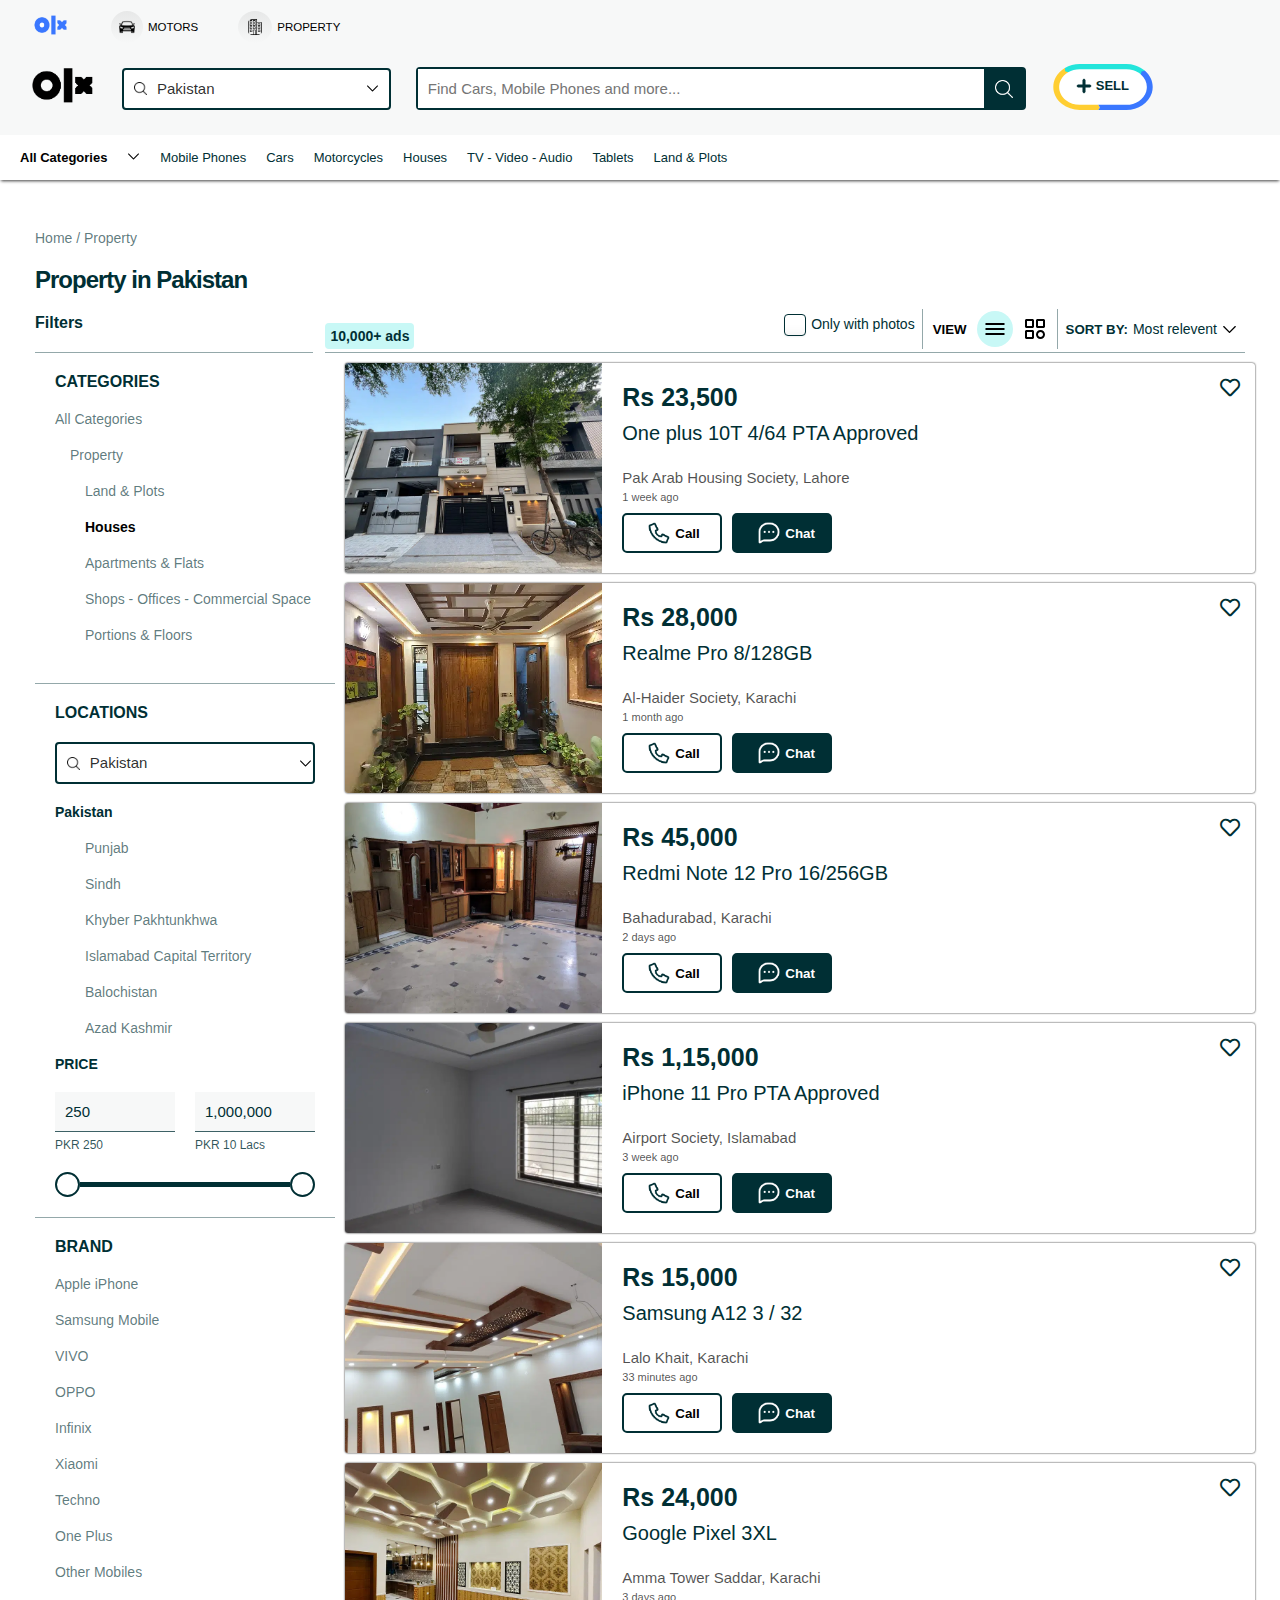
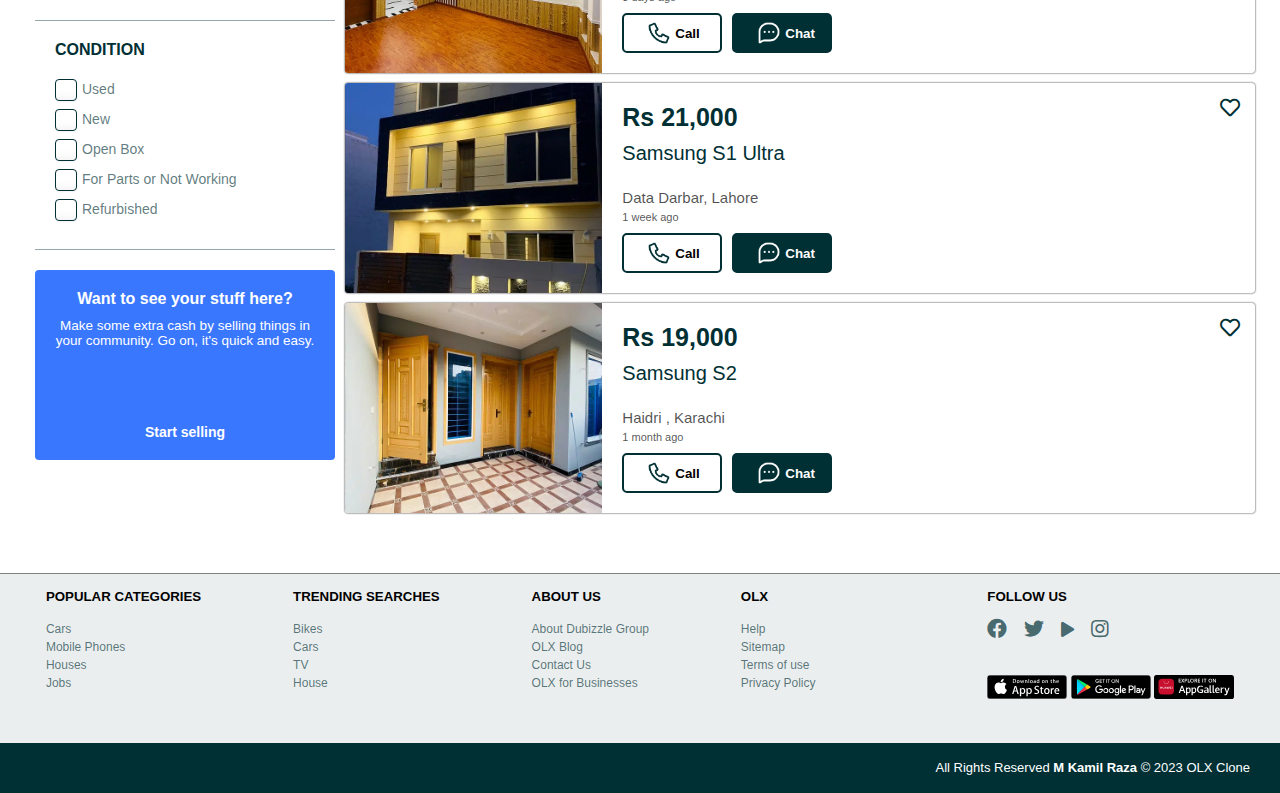
<file: All Files/Houses/houses.html>
<!DOCTYPE html>
<html lang="en">
<head>
    <meta charset="UTF-8">
    <meta name="viewport" content="width=device-width, initial-scale=1.0">
    <!-- Font Awsome CDN -->
    <link rel="stylesheet" href="https://cdnjs.cloudflare.com/ajax/libs/font-awesome/5.15.4/css/all.min.css">
    <!-- CSS Link -->
    <link rel="stylesheet" href="../categories.css">
    <!-- Favicon -->
    <link rel="shortcut icon" href="../../assets/logo/olx-title.png" type="image/x-icon">
    <!-- Title -->
    <title>Property in Pakistan</title>
</head>
<body>
        <!-- Nav Bar -->
        <div class="navbar">
            <!-- Nav Bar Upper first Part -->
            <div class="nav-child-1">
                <a href="../../index.html">
                    <img src="../../assets/logo/olx-logo.png" alt="ol logo" class="olx-logo-blue">
                </a>                <div class="nav-sub-child">
                    <img src="../../assets/logo/car-logo.png" alt="" class="nav-car-logo">
                    <p class="nav-heading">MOTORS</p>
                </div>
                <div class="nav-sub-child">
                    <img src="../../assets/logo/property-logo.png" alt="" class="nav-property-logo">
                    <p class="nav-heading">PROPERTY</p>
                </div>
            </div>
            <!-- Nav Bar Second Part -->
            <div class="nav-child-2">
                <a href="../../index.html">
                    <img src="../../assets/logo/olx-logo-black.jpg" alt="olx logo" class="olx-logo-black">
                </a>
                <div class="nav-dropdown-main">
                    <div class="nav-dropdown">
                        <img src="../../assets/icons/search-icon.png" alt="Search Icon" class="search-icon">
                        <img src="../../assets/icons/location-icon.webp" alt="" class="loc-icon-responsive">
                        <div class="loc-dropdown">
                            <input type="text" value="Pakistan" class="dropdown-input">
                        </div>
                        <img src="../../assets/icons/arrow-icon-dropdown.svg" alt="" class="arrow-icon">
                        <!-- Nav Bar Location Dropdown -->
                    
                    </div>  
                </div>
                <!-- Search Field -->
                <div class="search-div">
                        <input type="text" placeholder="Find Cars, Mobile Phones and more..." class="search-input">
                    <div class="search-icon-area">
                        <img src="../../assets/icons/search-icon-white.png" alt="" class="search-icon-white">
                    </div>
                </div>
                <div class="search-div-responsive">
                    <div class="search-icon-area">
                        <img src="../../assets/icons/search-icon.png" alt="" class="search-icon-white">
                    </div>
                    <input type="text" placeholder="All ads in Pakistan" class="search-input">
                </div>
                <!-- Login Button -->
                <!-- <div>
                    <p class="login-btn">Login</p>
                </div> -->
                <!-- Sell Button -->
                <div class="sell-btn-div">
                    <img src="../../assets/icons/sell-btn-border.svg" alt="Sell Button" class="sell-btn">
                    <img src="../../assets/icons/sell-btn-plus-icon.svg" alt="Plus icon" class="plus-icon">
                    <p class="sell-txt">SELL</p>
                </div>
            </div>
        </div>
            <!-- Category Section -->
            <div class="category-container">
                <ul>
                    <li class="category-txt bold">All Categories</li>
                    <li class="category-txt">
                        <img src="../../assets/icons/arrow-icon-dropdown.svg" alt="" class="arrow-icon">
                    </li>
                    <li class="category-txt">
                        <a href="../../All Files/Mobile Phones/mobilephone.html">
                            Mobile Phones
                        </a>
                    </li>
                    <li class="category-txt">
                        <a href="../../All Files/Cars/cars.html">
                            Cars
                        </a>
                    </li>
                    <li class="category-txt">
                        <a href="../../All Files/Bikes/bikes.html">
                            Motorcycles
                        </a>
                    </li>
                    <li class="category-txt">
                        <a href="#">
                            Houses
                        </a>
                    </li>
                    <li class="category-txt">
                        <a href="../../All Files/TV-Audio-Video/tv.html">
                            TV - Video - Audio
                        </a>
                    </li>
                    <li class="category-txt">
                        <a href="../../All Files/Mobile Phones/mobilephone.html">
                            Tablets
                        </a>
                    </li>
                    <li class="category-txt">
                        <a href="#">
                            Land & Plots
                        </a>
                    </li>
                </ul>
            </div>

            <section>
                <div class="category-top-section">
                    <div class="category-top-section-1">
                        <div class="sub-txt">
                            <p>
                                Home / Property
                            </p>
                        </div>
            
                        <div>
                            <h2 class="uniform-color section-heading">
                                Property in Pakistan
                            </h2>
                        </div>
        
                        <h4 class="uniform-color filter-txt">Filters</h4>
                    </div>
                    <div class="category-top-section-2">
                        <h4 class="numb-of-ads">10,000+ ads</h4>
                        <div>
                            <div class="d-flex top-filters">
                                <div class="form-group top-sec-2-sub">
                                    <input type="checkbox" id="used">
                                    <label for="used">Only with photos</label>
                                </div>
                                <div class="view-type-container">
                                    <h5>
                                        VIEW
                                    </h5>
                                    <img src="../../assets/icons/list-icon.svg" alt="" class="list-view-icon">
                                    <img src="../../assets/icons/grid-icon.svg" alt="">
                                </div>
                                <div class="sort-by-container">
                                    <h5>SORT BY:</h5>
                                    <p>Most relevent</p>
                                    <img src="../../assets/icons/arrow-icon-dropdown.svg" alt="Arrow" class="arrow-icon-sort">
                                    <div class="sort-dropdown">
                                        <p>Newly Listed</p>
                                        <p>Most relevent</p>
                                        <p>Lowest price</p>
                                        <p>Highest price</p>
                                    </div>
                                </div>
                            </div>
                            <div class="filter-btn-container">
                                <button class="filter-btn">
                                    <img src="../../assets/icons/filter-icon.png" alt="Filters">
                                    <h3>Filters</h3>
                                </button>
                            </div>
                        </div>
                    </div>
                </div>
    
                <!-- Body Section -->
                <div class="body-section">
                    <!-- Filter Section -->
                    <div class="filter-container">
                        <div class="filter-section">
                            <h4 class="uniform-color">
                                CATEGORIES
                            </h4>
                            <p class="sub-txt">All Categories</p>
                            <p class=" sub-txt text-indent-main">Property</p>
                            <ul class="sub-txt text-indent-sub category-list">
                                <li>Land & Plots</li>
                                <li class="black bold">Houses</li>
                                <li>Apartments & Flats</li>
                                <li>Shops - Offices - Commercial Space</li>
                                <li>Portions & Floors</li>
                            </ul>
                        </div>
                        <div class="filter-section">
                            <h4 class="uniform-color">
                                LOCATIONS
                            </h4>
                            <div class="dropdown-filter-main">
                                <div class="dropdown-filter">
                                    <img src="../../assets/icons/search-icon.png" alt="Search Icon" class="search-icon">
                                    <img src="../../assets/icons/location-icon.webp" alt="" class="loc-icon-responsive">
                                    <div class="loc-dropdown">
                                        <input type="text" value="Pakistan" class="dropdown-input">
                                    </div>
                                    <img src="../../assets/icons/arrow-icon-dropdown.svg" alt="" class="arrow-icon">
                                    <!-- Nav Bar Location Dropdown -->
                                <div class="dropdown-list">
                                    <!-- Drop down Items -->
                                    <div class="curr-loc">
                                        <img class="curr-loc-icon" src="../../assets/icons/curr-location-icon.svg"></img>
                                        <p class="curr-loc-txt">&nbsp;&nbsp;Use current location</p>
                                    </div>
                                    <div class="loc border-b">
                                        <img class="loc-icon" src="../../assets/icons/location-icon.webp"></img>
                                        <p class="loc-txt">See all ads in all Pakistan</p>
                                    </div>
                                    <div class="loc">
                                        <p class="loc-heading">Choose Region</p>
                                    </div>
                                    <div class="loc">
                                        <img class="loc-icon" src="../../assets/icons/location-icon.webp"></img>
                                        <p class="loc-txt">Azad Kashmir, Pakistan</p>
                                    </div>
                                    <div class="loc">
                                        <img class="loc-icon" src="../../assets/icons/location-icon.webp"></img>
                                        <p class="loc-txt">Islamabad Capital Territory, Pakistan</p>
                                    </div>
                                    <div class="loc">
                                        <img class="loc-icon" src="../../assets/icons/location-icon.webp"></img>
                                        <p class="loc-txt">Khyber Pakhtunkhwa, Pakistan</p>
                                    </div>
                                    <div class="loc">
                                        <img class="loc-icon" src="../../assets/icons/location-icon.webp"></img>
                                        <p class="loc-txt">Northern Areas, Pakistan</p>
                                    </div>
                                    <div class="loc">
                                        <img class="loc-icon" src="../../assets/icons/location-icon.webp"></img>
                                        <p class="loc-txt">Punjab, Pakistan</p>
                                    </div>
                                    <div class="loc">
                                        <img class="loc-icon" src="../../assets/icons/location-icon.webp"></img>
                                        <p class="loc-txt">Sindh, Pakistan</p>
                                    </div>
                                </div>
                                </div>  
                            </div>
                            <p class="filter-heading">Pakistan</p>
                            <ul class="sub-txt text-indent-sub category-list">
                                <li>Punjab</li>
                                <li>Sindh</li>
                                <li>Khyber Pakhtunkhwa</li>
                                <li>Islamabad Capital Territory</li>
                                <li>Balochistan</li>
                                <li>Azad Kashmir</li>
                            </ul>

                            <p class="filter-heading">PRICE</p>

                            <div class="price-filter">
                                <div>
                                    <div class="text-indent-main uniform-color price-numbers">
                                        <input type="text" value="250" class="price-num-input">
                                    </div>
                                    <div class="price-pkr">PKR 250</div>
                                </div>
                                <div>
                                    <div class="text-indent-main uniform-color price-numbers">
                                        <input type="text" value="1,000,000" class="price-num-input">
                                    </div>
                                    <div class="price-pkr">PKR 10 Lacs</div>
                                </div>
                            </div>

                            <div class="price-range-slider">
                                <div class="left-point"></div>
                                <div class="slider-range"></div>
                                <div class="right-point"></div>
                            </div>
                        </div>
                        <div class="filter-section">
                            <h4 class="uniform-color">
                                BRAND
                            </h4>
                            <ul class="sub-txt category-list">
                                <li>Apple iPhone</li>
                                <li>Samsung Mobile</li>
                                <li>VIVO</li>
                                <li>OPPO</li>
                                <li>Infinix</li>
                                <li>Xiaomi</li>
                                <li>Techno</li>
                                <li>One Plus</li>
                                <li>Other Mobiles</li>
                            </ul>
                        </div>

                        <div class="filter-section last-filter">
                            <h4 class="uniform-color">
                                CONDITION
                            </h4>
                            <form class="sub-txt category-list"> 
                              <div class="form-group">
                                <input type="checkbox" id="used">
                                <label for="used">Used</label>
                              </div>
                              <div class="form-group">
                                <input type="checkbox" id="new">
                                <label for="new">New</label>
                              </div>
                              <div class="form-group">
                                <input type="checkbox" id="Open-Box">
                                <label for="Open-Box">Open Box</label>
                              </div>
                              <div class="form-group">
                                <input type="checkbox" id="parts">
                                <label for="parts">For Parts or Not Working</label>
                              </div>
                              <div class="form-group">
                                <input type="checkbox" id="Refurbished">
                                <label for="Refurbished">Refurbished</label>
                              </div>
                            </form>
                          </div>

                          <!-- Msg -->
                          <div class="msg">
                            <div>
                                <h4>Want to see your stuff here?</h4>
                                <p>Make some extra cash by selling things in your community. Go on, it's quick and easy.</p>
                            </div>
                            <h4>Start selling</h4>
                          </div>
                        
                    </div>
                    <!-- Ads Section -->
                    <div class="ads-section">
                        <div class="ad-item">
                            <div class="ad-sec-img" style="background-image: url(./ProductsImages/1.jpg);"></div>
                            <div class="ad-sec-description">
                                <div>
                                    <h4 class="item-price">Rs 23,500</h4>
                                    <p class="item-name">One plus 10T 4/64 PTA Approved</p>
                                </div>
                                <div>
                                    <p class="item-loc">Pak Arab Housing Society, Lahore</p>
                                    <p class="upload-date">1 week ago</p>

                                    <div class="ads-btn">
                                        <button class="call-btn">
                                            <img src="../../assets/icons/call-icon.png" alt="">
                                            <h4>Call</h4>
                                        </button>
    
                                        <button class="chat-btn">
                                            <img src="../../assets/icons/chat-icon.png" alt="">
                                            <h4>Chat</h4>
                                        </button>
                                    </div>
                                </div>
                            </div>
                            <i class="far fa-heart"></i>
                        </div>
                        <div class="ad-item">
                            <div class="ad-sec-img" style="background-image: url(./ProductsImages/2.jpg);"></div>
                            <div class="ad-sec-description">
                                <div>
                                    <h4 class="item-price">Rs 28,000</h4>
                                    <p class="item-name">Realme Pro 8/128GB</p>
                                </div>
                                <div>
                                    <p class="item-loc">Al-Haider Society, Karachi</p>
                                    <p class="upload-date">1 month ago</p>

                                    <div class="ads-btn">
                                        <button class="call-btn">
                                            <img src="../../assets/icons/call-icon.png" alt="">
                                            <h4>Call</h4>
                                        </button>
    
                                        <button class="chat-btn">
                                            <img src="../../assets/icons/chat-icon.png" alt="">
                                            <h4>Chat</h4>
                                        </button>
                                    </div>
                                </div>
                            </div>
                            <i class="far fa-heart"></i>
                        </div>
                        <div class="ad-item">
                            <div class="ad-sec-img" style="background-image: url(./ProductsImages/3.jpg);"></div>
                            <div class="ad-sec-description">
                                <div>
                                    <h4 class="item-price">Rs 45,000</h4>
                                    <p class="item-name">Redmi Note 12 Pro 16/256GB</p>
                                </div>
                                <div>
                                    <p class="item-loc">Bahadurabad, Karachi</p>
                                    <p class="upload-date">2 days ago</p>

                                    <div class="ads-btn">
                                        <button class="call-btn">
                                            <img src="../../assets/icons/call-icon.png" alt="">
                                            <h4>Call</h4>
                                        </button>
    
                                        <button class="chat-btn">
                                            <img src="../../assets/icons/chat-icon.png" alt="">
                                            <h4>Chat</h4>
                                        </button>
                                    </div>
                                </div>
                            </div>
                            <i class="far fa-heart"></i>
                        </div>
                        <div class="ad-item">
                            <div class="ad-sec-img" style="background-image: url(./ProductsImages/4.jpg);"></div>
                            <div class="ad-sec-description">
                                <div>
                                    <h4 class="item-price">Rs 1,15,000</h4>
                                    <p class="item-name">iPhone 11 Pro PTA Approved</p>
                                </div>
                                <div>
                                    <p class="item-loc">Airport Society, Islamabad</p>
                                    <p class="upload-date">3 week ago</p>

                                    <div class="ads-btn">
                                        <button class="call-btn">
                                            <img src="../../assets/icons/call-icon.png" alt="">
                                            <h4>Call</h4>
                                        </button>
    
                                        <button class="chat-btn">
                                            <img src="../../assets/icons/chat-icon.png" alt="">
                                            <h4>Chat</h4>
                                        </button>
                                    </div>
                                </div>
                            </div>
                            <i class="far fa-heart"></i>
                        </div>
                        <div class="ad-item">
                            <div class="ad-sec-img" style="background-image: url(./ProductsImages/5.jpg);"></div>
                            <div class="ad-sec-description">
                                <div>
                                    <h4 class="item-price">Rs 15,000</h4>
                                    <p class="item-name">Samsung A12 3 / 32</p>
                                </div>
                                <div>
                                    <p class="item-loc">Lalo Khait, Karachi</p>
                                    <p class="upload-date">33 minutes ago</p>

                                    <div class="ads-btn">
                                        <button class="call-btn">
                                            <img src="../../assets/icons/call-icon.png" alt="">
                                            <h4>Call</h4>
                                        </button>
    
                                        <button class="chat-btn">
                                            <img src="../../assets/icons/chat-icon.png" alt="">
                                            <h4>Chat</h4>
                                        </button>
                                    </div>
                                </div>
                            </div>
                            <i class="far fa-heart"></i>
                        </div>
                        <div class="ad-item">
                            <div class="ad-sec-img" style="background-image: url(./ProductsImages/6.jpg);"></div>
                            <div class="ad-sec-description">
                                <div>
                                    <h4 class="item-price">Rs 24,000</h4>
                                    <p class="item-name">Google Pixel 3XL</p>
                                </div>
                                <div>
                                    <p class="item-loc">Amma Tower Saddar, Karachi</p>
                                    <p class="upload-date">3 days ago</p>

                                    <div class="ads-btn">
                                        <button class="call-btn">
                                            <img src="../../assets/icons/call-icon.png" alt="">
                                            <h4>Call</h4>
                                        </button>
    
                                        <button class="chat-btn">
                                            <img src="../../assets/icons/chat-icon.png" alt="">
                                            <h4>Chat</h4>
                                        </button>
                                    </div>
                                </div>
                            </div>
                            <i class="far fa-heart"></i>
                        </div>
                        <div class="ad-item">
                            <div class="ad-sec-img" style="background-image: url(./ProductsImages/7.jpg);"></div>
                            <div class="ad-sec-description">
                                <div>
                                    <h4 class="item-price">Rs 21,000</h4>
                                    <p class="item-name">Samsung S1 Ultra</p>
                                </div>
                                <div>
                                    <p class="item-loc">Data Darbar, Lahore</p>
                                    <p class="upload-date">1 week ago</p>

                                    <div class="ads-btn">
                                        <button class="call-btn">
                                            <img src="../../assets/icons/call-icon.png" alt="">
                                            <h4>Call</h4>
                                        </button>
    
                                        <button class="chat-btn">
                                            <img src="../../assets/icons/chat-icon.png" alt="">
                                            <h4>Chat</h4>
                                        </button>
                                    </div>
                                </div>
                            </div>
                            <i class="far fa-heart"></i>
                        </div>
                        <div class="ad-item">
                            <div class="ad-sec-img" style="background-image: url(./ProductsImages/8.jpg);"></div>
                            <div class="ad-sec-description">
                                <div>
                                    <h4 class="item-price">Rs 19,000</h4>
                                    <p class="item-name">Samsung S2</p>
                                </div>
                                <div>
                                    <p class="item-loc">Haidri , Karachi</p>
                                    <p class="upload-date">1 month ago</p>

                                    <div class="ads-btn">
                                        <button class="call-btn">
                                            <img src="../../assets/icons/call-icon.png" alt="">
                                            <h4>Call</h4>
                                        </button>
    
                                        <button class="chat-btn">
                                            <img src="../../assets/icons/chat-icon.png" alt="">
                                            <h4>Chat</h4>
                                        </button>
                                    </div>
                                </div>
                            </div>
                            <i class="far fa-heart"></i>
                        </div>
                    </div>
                </div>
            </section>

            <!-- Footer Links -->
        <div class="footer-links">
            <div class="footer-links-child">
                <h5>POPULAR CATEGORIES</h5>
                <ul>
                    <li>
                        <a href="./All Files/Cars/cars.html">Cars</a>
                    </li>
                    <li>
                        <a href="./All Files/Mobile Phones/mobilephone.html">Mobile Phones</a>
                    </li>
                    <li>
                        <a href="./All Files/Houses/houses.html">Houses</a>
                    </li>
                    <li>
                        <a href="./All Files/Jobs/jobs.html">Jobs</a>
                    </li>
                </ul>
            </div>
            <div class="footer-links-child">
                <h5>TRENDING SEARCHES</h5>
                <ul>
                    <li>
                        <a href="./All Files/Bikes/bikes.html">Bikes</a>
                    </li>
                    <li>
                        <a href="./All Files/Cars/cars.html">Cars</a>
                    </li>
                    <li>
                        <a href="./All Files/TV-Audio-Video/tv.html">TV</a>
                    </li>
                    <li>
                        <a href="./All Files/Houses/houses.html">House</a>
                    </li>
                </ul>
            </div>
            <div class="footer-links-child">
                <h5>ABOUT US</h5>
                <ul>
                    <li>
                        <a href="#">About Dubizzle Group</a>
                    </li>
                    <li>
                        <a href="#">OLX Blog</a>
                    </li>
                    <li>
                        <a href="#">Contact Us</a>
                    </li>
                    <li>
                        <a href="#">OLX for Businesses</a>
                    </li>
                </ul>
            </div>
            <div class="footer-links-child">
                <h5>OLX</h5>
                <ul>
                    <li>
                        <a href="#">Help</a>
                    </li>
                    <li>
                        <a href="#">Sitemap</a>
                    </li>
                    <li>
                        <a href="#">Terms of use</a>
                    </li>
                    <li>
                        <a href="#">Privacy Policy</a>
                    </li>
                </ul>
            </div>
            <div class="footer-links-child">
                <h5>FOLLOW US</h5>
                    <ul class="social-media-footer">
                        <li>
                            <a href="https://www.facebook.com/olxpakistan" target="_blank">
                                <i class="fab fa-facebook"></i>
                            </a>
                        </li>
                        <li>
                            <a href="https://twitter.com/OLX_Pakistan" target="_blank">
                                <i class="fab fa-twitter"></i>
                            </a>
                        </li>
                        <li>
                            <a href="https://www.youtube.com/channel/UCARDDjJnW7IRBpo_AP7WTHQ" target="_blank">
                                <i class="fas fa-play"></i>
                            </a>
                        </li>
                        <li>
                            <a href="https://www.instagram.com/olx.pakistan/" target="_blank">
                                <i class="fab fa-instagram"></i>
                            </a>
                        </li>
                    </ul>
                    <div class="download-btn-div-footer">
                        <a href="https://apps.apple.com/pk/app/olx-pakistan/id1551315538" target="_blank">
                            <img src="../../assets/icons/app-store-btn.svg" alt="" class="app-store-btn">
                        </a>
                        <a href="https://play.google.com/store/apps/details?id=com.olx.pk" target="_blank">
                            <img src="../../assets/icons/google-play-store-btn.svg" alt="" class="app-store-btn">
                        </a>
                        <a href="https://appgallery.huawei.com/#/app/C104375435" target="_blank">
                            <img src="../../assets/icons/app-gallery-btn.svg" alt="" class="app-store-btn">
                        </a>
                    </div>
            </div>
        </div>

        <!-- Footer -->
        <div class="footer">
            <p>
                All Rights Reserved 
                <span class="bold">M Kamil Raza</span>
                &copy; 2023 OLX Clone
            </p>
        </div>
</body>
</html>
</file>
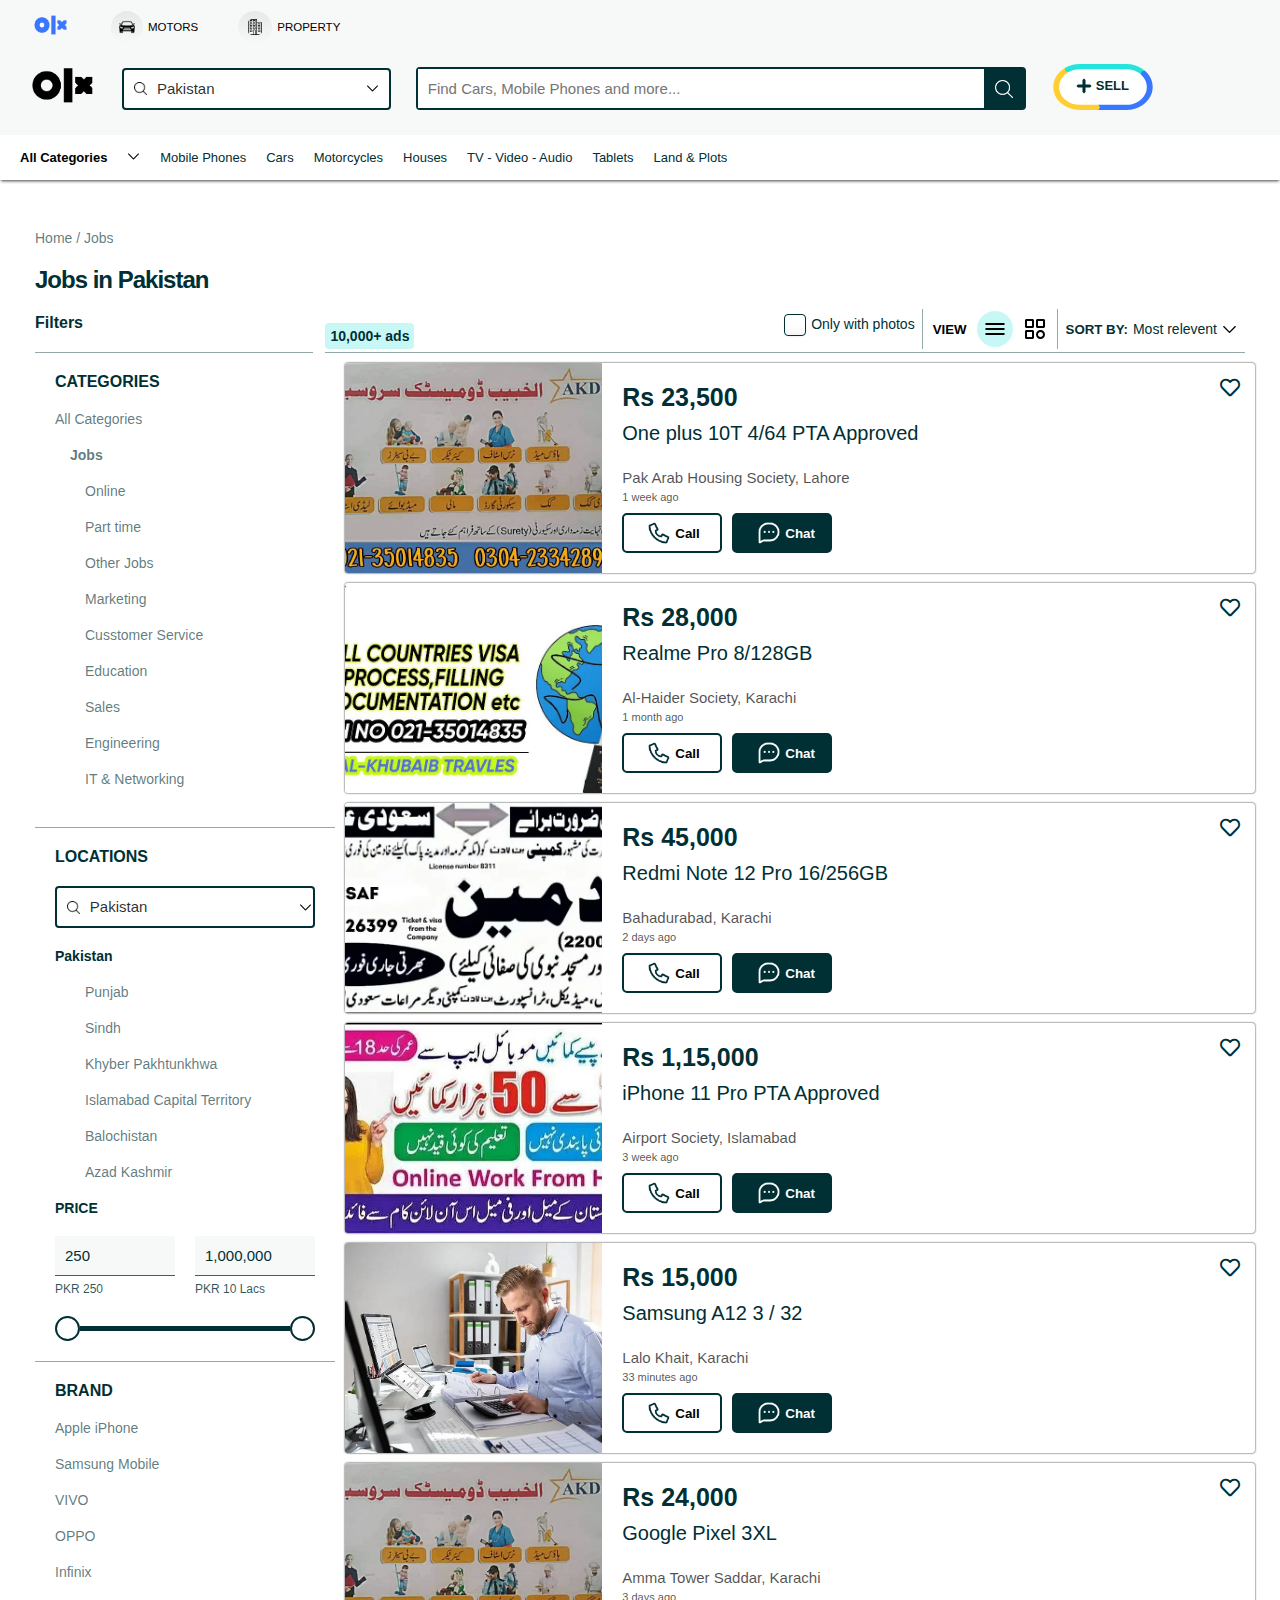
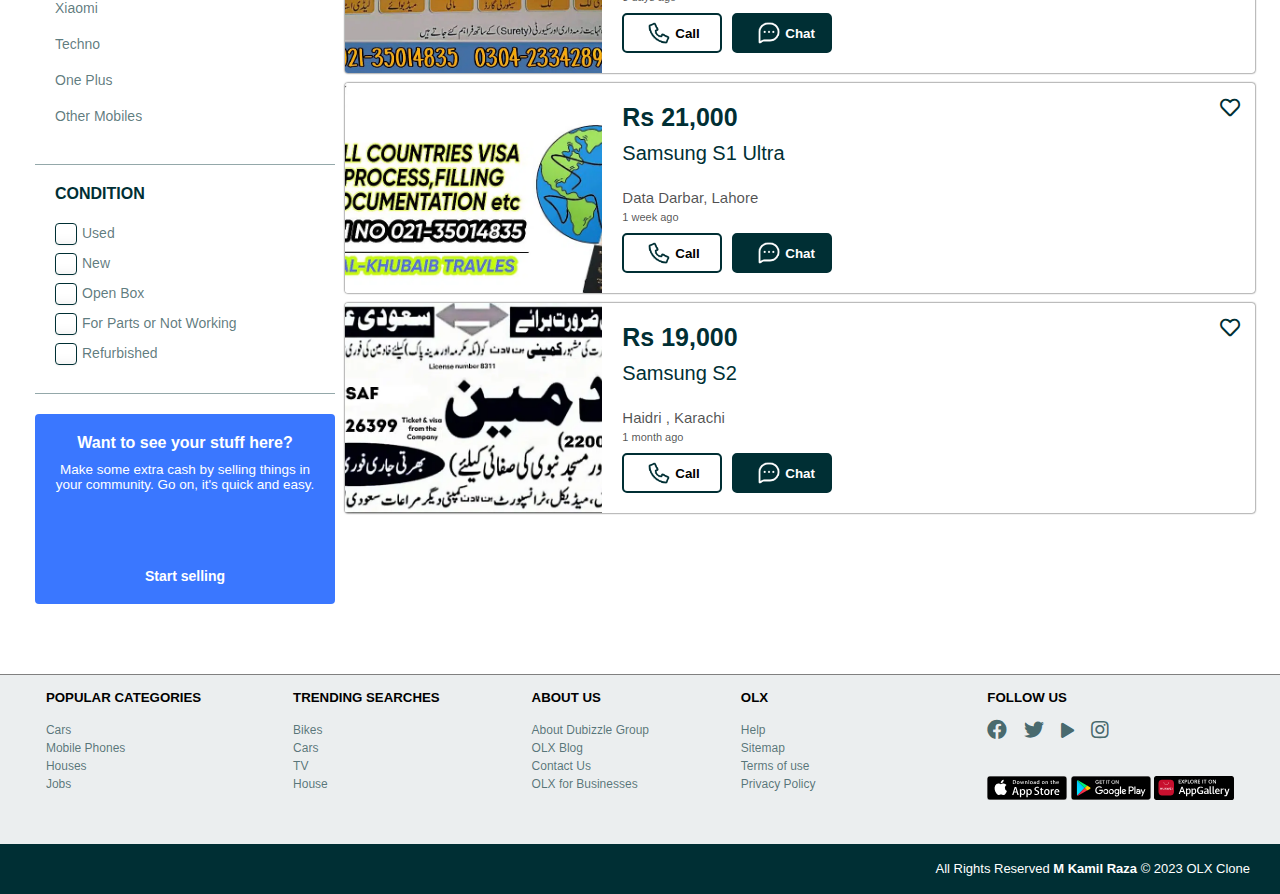
<file: All Files/Jobs/jobs.html>
<!DOCTYPE html>
<html lang="en">
<head>
    <meta charset="UTF-8">
    <meta name="viewport" content="width=device-width, initial-scale=1.0">
    <!-- Font Awsome CDN -->
    <link rel="stylesheet" href="https://cdnjs.cloudflare.com/ajax/libs/font-awesome/5.15.4/css/all.min.css">
    <!-- CSS Link -->
    <link rel="stylesheet" href="../categories.css">
    <!-- Favicon -->
    <link rel="shortcut icon" href="../../assets/logo/olx-title.png" type="image/x-icon">
    <!-- Title -->
    <title>Jobs in Pakistan</title>
</head>
<body>
        <!-- Nav Bar -->
        <div class="navbar">
            <!-- Nav Bar Upper first Part -->
            <div class="nav-child-1">
                <a href="../../index.html">
                    <img src="../../assets/logo/olx-logo.png" alt="ol logo" class="olx-logo-blue">
                </a>                <div class="nav-sub-child">
                    <img src="../../assets/logo/car-logo.png" alt="" class="nav-car-logo">
                    <p class="nav-heading">MOTORS</p>
                </div>
                <div class="nav-sub-child">
                    <img src="../../assets/logo/property-logo.png" alt="" class="nav-property-logo">
                    <p class="nav-heading">PROPERTY</p>
                </div>
            </div>
            <!-- Nav Bar Second Part -->
            <div class="nav-child-2">
                <a href="../../index.html">
                    <img src="../../assets/logo/olx-logo-black.jpg" alt="olx logo" class="olx-logo-black">
                </a>
                <div class="nav-dropdown-main">
                    <div class="nav-dropdown">
                        <img src="../../assets/icons/search-icon.png" alt="Search Icon" class="search-icon">
                        <img src="../../assets/icons/location-icon.webp" alt="" class="loc-icon-responsive">
                        <div class="loc-dropdown">
                            <input type="text" value="Pakistan" class="dropdown-input">
                        </div>
                        <img src="../../assets/icons/arrow-icon-dropdown.svg" alt="" class="arrow-icon">
                        <!-- Nav Bar Location Dropdown -->
                    
                    </div>  
                </div>
                <!-- Search Field -->
                <div class="search-div">
                        <input type="text" placeholder="Find Cars, Mobile Phones and more..." class="search-input">
                    <div class="search-icon-area">
                        <img src="../../assets/icons/search-icon-white.png" alt="" class="search-icon-white">
                    </div>
                </div>
                <div class="search-div-responsive">
                    <div class="search-icon-area">
                        <img src="../../assets/icons/search-icon.png" alt="" class="search-icon-white">
                    </div>
                    <input type="text" placeholder="All ads in Pakistan" class="search-input">
                </div>
                <!-- Login Button -->
                <!-- <div>
                    <p class="login-btn">Login</p>
                </div> -->
                <!-- Sell Button -->
                <div class="sell-btn-div">
                    <img src="../../assets/icons/sell-btn-border.svg" alt="Sell Button" class="sell-btn">
                    <img src="../../assets/icons/sell-btn-plus-icon.svg" alt="Plus icon" class="plus-icon">
                    <p class="sell-txt">SELL</p>
                </div>
            </div>
        </div>
            <!-- Category Section -->
            <div class="category-container">
                <ul>
                    <li class="category-txt bold">All Categories</li>
                    <li class="category-txt">
                        <img src="../../assets/icons/arrow-icon-dropdown.svg" alt="" class="arrow-icon">
                    </li>
                    <li class="category-txt">
                        <a href="../../All Files/Mobile Phones/mobilephone.html">
                            Mobile Phones
                        </a>
                    </li>
                    <li class="category-txt">
                        <a href="../../All Files/Cars/cars.html">
                            Cars
                        </a>
                    </li>
                    <li class="category-txt">
                        <a href="../../All Files/Bikes/bikes.html">
                            Motorcycles
                        </a>
                    </li>
                    <li class="category-txt">
                        <a href="../../All Files/Houses/houses.html">
                            Houses
                        </a>
                    </li>
                    <li class="category-txt">
                        <a href="../../All Files/TV-Audio-Video/tv.html">
                            TV - Video - Audio
                        </a>
                    </li>
                    <li class="category-txt">
                        <a href="../../All Files/Mobile Phones/mobilephone.html">
                            Tablets
                        </a>
                    </li>
                    <li class="category-txt">
                        <a href="../../All Files/Houses/houses.html">
                            Land & Plots
                        </a>
                    </li>
                </ul>
            </div>

            <section>
                <div class="category-top-section">
                    <div class="category-top-section-1">
                        <div class="sub-txt">
                            <p>
                                Home / Jobs
                            </p>
                        </div>
            
                        <div>
                            <h2 class="uniform-color section-heading">
                                Jobs in Pakistan
                            </h2>
                        </div>
        
                        <h4 class="uniform-color filter-txt">Filters</h4>
                    </div>
                    <div class="category-top-section-2">
                        <h4 class="numb-of-ads">10,000+ ads</h4>
                        <div>
                            <div class="d-flex top-filters">
                                <div class="form-group top-sec-2-sub">
                                    <input type="checkbox" id="used">
                                    <label for="used">Only with photos</label>
                                </div>
                                <div class="view-type-container">
                                    <h5>
                                        VIEW
                                    </h5>
                                    <img src="../../assets/icons/list-icon.svg" alt="" class="list-view-icon">
                                    <img src="../../assets/icons/grid-icon.svg" alt="">
                                </div>
                                <div class="sort-by-container">
                                    <h5>SORT BY:</h5>
                                    <p>Most relevent</p>
                                    <img src="../../assets/icons/arrow-icon-dropdown.svg" alt="Arrow" class="arrow-icon-sort">
                                    <div class="sort-dropdown">
                                        <p>Newly Listed</p>
                                        <p>Most relevent</p>
                                        <p>Lowest price</p>
                                        <p>Highest price</p>
                                    </div>
                                </div>
                            </div>
                            <div class="filter-btn-container">
                                <button class="filter-btn">
                                    <img src="../../assets/icons/filter-icon.png" alt="Filters">
                                    <h3>Filters</h3>
                                </button>
                            </div>
                        </div>
                    </div>
                </div>
    
                <!-- Body Section -->
                <div class="body-section">
                    <!-- Filter Section -->
                    <div class="filter-container">
                        <div class="filter-section">
                            <h4 class="uniform-color">
                                CATEGORIES
                            </h4>
                            <p class="sub-txt">All Categories</p>
                            <p class="bold sub-txt text-indent-main">Jobs</p>
                            <ul class="sub-txt text-indent-sub category-list">
                                <li>Online</li>
                                <li>Part time</li>
                                <li>Other Jobs</li>
                                <li>Marketing</li>
                                <li>Cusstomer Service</li>
                                <li>Education</li>
                                <li>Sales</li>
                                <li>Engineering</li>
                                <li>IT & Networking</li>
                            </ul>
                        </div>
                        <div class="filter-section">
                            <h4 class="uniform-color">
                                LOCATIONS
                            </h4>
                            <div class="dropdown-filter-main">
                                <div class="dropdown-filter">
                                    <img src="../../assets/icons/search-icon.png" alt="Search Icon" class="search-icon">
                                    <img src="../../assets/icons/location-icon.webp" alt="" class="loc-icon-responsive">
                                    <div class="loc-dropdown">
                                        <input type="text" value="Pakistan" class="dropdown-input">
                                    </div>
                                    <img src="../../assets/icons/arrow-icon-dropdown.svg" alt="" class="arrow-icon">
                                    <!-- Nav Bar Location Dropdown -->
                                <div class="dropdown-list">
                                    <!-- Drop down Items -->
                                    <div class="curr-loc">
                                        <img class="curr-loc-icon" src="../../assets/icons/curr-location-icon.svg"></img>
                                        <p class="curr-loc-txt">&nbsp;&nbsp;Use current location</p>
                                    </div>
                                    <div class="loc border-b">
                                        <img class="loc-icon" src="../../assets/icons/location-icon.webp"></img>
                                        <p class="loc-txt">See all ads in all Pakistan</p>
                                    </div>
                                    <div class="loc">
                                        <p class="loc-heading">Choose Region</p>
                                    </div>
                                    <div class="loc">
                                        <img class="loc-icon" src="../../assets/icons/location-icon.webp"></img>
                                        <p class="loc-txt">Azad Kashmir, Pakistan</p>
                                    </div>
                                    <div class="loc">
                                        <img class="loc-icon" src="../../assets/icons/location-icon.webp"></img>
                                        <p class="loc-txt">Islamabad Capital Territory, Pakistan</p>
                                    </div>
                                    <div class="loc">
                                        <img class="loc-icon" src="../../assets/icons/location-icon.webp"></img>
                                        <p class="loc-txt">Khyber Pakhtunkhwa, Pakistan</p>
                                    </div>
                                    <div class="loc">
                                        <img class="loc-icon" src="../../assets/icons/location-icon.webp"></img>
                                        <p class="loc-txt">Northern Areas, Pakistan</p>
                                    </div>
                                    <div class="loc">
                                        <img class="loc-icon" src="../../assets/icons/location-icon.webp"></img>
                                        <p class="loc-txt">Punjab, Pakistan</p>
                                    </div>
                                    <div class="loc">
                                        <img class="loc-icon" src="../../assets/icons/location-icon.webp"></img>
                                        <p class="loc-txt">Sindh, Pakistan</p>
                                    </div>
                                </div>
                                </div>  
                            </div>
                            <p class="filter-heading">Pakistan</p>
                            <ul class="sub-txt text-indent-sub category-list">
                                <li>Punjab</li>
                                <li>Sindh</li>
                                <li>Khyber Pakhtunkhwa</li>
                                <li>Islamabad Capital Territory</li>
                                <li>Balochistan</li>
                                <li>Azad Kashmir</li>
                            </ul>

                            <p class="filter-heading">PRICE</p>

                            <div class="price-filter">
                                <div>
                                    <div class="text-indent-main uniform-color price-numbers">
                                        <input type="text" value="250" class="price-num-input">
                                    </div>
                                    <div class="price-pkr">PKR 250</div>
                                </div>
                                <div>
                                    <div class="text-indent-main uniform-color price-numbers">
                                        <input type="text" value="1,000,000" class="price-num-input">
                                    </div>
                                    <div class="price-pkr">PKR 10 Lacs</div>
                                </div>
                            </div>

                            <div class="price-range-slider">
                                <div class="left-point"></div>
                                <div class="slider-range"></div>
                                <div class="right-point"></div>
                            </div>
                        </div>
                        <div class="filter-section">
                            <h4 class="uniform-color">
                                BRAND
                            </h4>
                            <ul class="sub-txt category-list">
                                <li>Apple iPhone</li>
                                <li>Samsung Mobile</li>
                                <li>VIVO</li>
                                <li>OPPO</li>
                                <li>Infinix</li>
                                <li>Xiaomi</li>
                                <li>Techno</li>
                                <li>One Plus</li>
                                <li>Other Mobiles</li>
                            </ul>
                        </div>

                        <div class="filter-section last-filter">
                            <h4 class="uniform-color">
                                CONDITION
                            </h4>
                            <form class="sub-txt category-list"> 
                              <div class="form-group">
                                <input type="checkbox" id="used">
                                <label for="used">Used</label>
                              </div>
                              <div class="form-group">
                                <input type="checkbox" id="new">
                                <label for="new">New</label>
                              </div>
                              <div class="form-group">
                                <input type="checkbox" id="Open-Box">
                                <label for="Open-Box">Open Box</label>
                              </div>
                              <div class="form-group">
                                <input type="checkbox" id="parts">
                                <label for="parts">For Parts or Not Working</label>
                              </div>
                              <div class="form-group">
                                <input type="checkbox" id="Refurbished">
                                <label for="Refurbished">Refurbished</label>
                              </div>
                            </form>
                          </div>

                          <!-- Msg -->
                          <div class="msg">
                            <div>
                                <h4>Want to see your stuff here?</h4>
                                <p>Make some extra cash by selling things in your community. Go on, it's quick and easy.</p>
                            </div>
                            <h4>Start selling</h4>
                          </div>
                        
                    </div>
                    <!-- Ads Section -->
                    <div class="ads-section">
                        <div class="ad-item">
                            <div class="ad-sec-img" style="background-image: url(./ProductsImages/1.jpg);"></div>
                            <div class="ad-sec-description">
                                <div>
                                    <h4 class="item-price">Rs 23,500</h4>
                                    <p class="item-name">One plus 10T 4/64 PTA Approved</p>
                                </div>
                                <div>
                                    <p class="item-loc">Pak Arab Housing Society, Lahore</p>
                                    <p class="upload-date">1 week ago</p>

                                    <div class="ads-btn">
                                        <button class="call-btn">
                                            <img src="../../assets/icons/call-icon.png" alt="">
                                            <h4>Call</h4>
                                        </button>
    
                                        <button class="chat-btn">
                                            <img src="../../assets/icons/chat-icon.png" alt="">
                                            <h4>Chat</h4>
                                        </button>
                                    </div>
                                </div>
                            </div>
                            <i class="far fa-heart"></i>
                        </div>
                        <div class="ad-item">
                            <div class="ad-sec-img" style="background-image: url(./ProductsImages/2.jpg);"></div>
                            <div class="ad-sec-description">
                                <div>
                                    <h4 class="item-price">Rs 28,000</h4>
                                    <p class="item-name">Realme Pro 8/128GB</p>
                                </div>
                                <div>
                                    <p class="item-loc">Al-Haider Society, Karachi</p>
                                    <p class="upload-date">1 month ago</p>

                                    <div class="ads-btn">
                                        <button class="call-btn">
                                            <img src="../../assets/icons/call-icon.png" alt="">
                                            <h4>Call</h4>
                                        </button>
    
                                        <button class="chat-btn">
                                            <img src="../../assets/icons/chat-icon.png" alt="">
                                            <h4>Chat</h4>
                                        </button>
                                    </div>
                                </div>
                            </div>
                            <i class="far fa-heart"></i>
                        </div>
                        <div class="ad-item">
                            <div class="ad-sec-img" style="background-image: url(./ProductsImages/3.jpg);"></div>
                            <div class="ad-sec-description">
                                <div>
                                    <h4 class="item-price">Rs 45,000</h4>
                                    <p class="item-name">Redmi Note 12 Pro 16/256GB</p>
                                </div>
                                <div>
                                    <p class="item-loc">Bahadurabad, Karachi</p>
                                    <p class="upload-date">2 days ago</p>

                                    <div class="ads-btn">
                                        <button class="call-btn">
                                            <img src="../../assets/icons/call-icon.png" alt="">
                                            <h4>Call</h4>
                                        </button>
    
                                        <button class="chat-btn">
                                            <img src="../../assets/icons/chat-icon.png" alt="">
                                            <h4>Chat</h4>
                                        </button>
                                    </div>
                                </div>
                            </div>
                            <i class="far fa-heart"></i>
                        </div>
                        <div class="ad-item">
                            <div class="ad-sec-img" style="background-image: url(./ProductsImages/4.jpg);"></div>
                            <div class="ad-sec-description">
                                <div>
                                    <h4 class="item-price">Rs 1,15,000</h4>
                                    <p class="item-name">iPhone 11 Pro PTA Approved</p>
                                </div>
                                <div>
                                    <p class="item-loc">Airport Society, Islamabad</p>
                                    <p class="upload-date">3 week ago</p>

                                    <div class="ads-btn">
                                        <button class="call-btn">
                                            <img src="../../assets/icons/call-icon.png" alt="">
                                            <h4>Call</h4>
                                        </button>
    
                                        <button class="chat-btn">
                                            <img src="../../assets/icons/chat-icon.png" alt="">
                                            <h4>Chat</h4>
                                        </button>
                                    </div>
                                </div>
                            </div>
                            <i class="far fa-heart"></i>
                        </div>
                        <div class="ad-item">
                            <div class="ad-sec-img" style="background-image: url(./ProductsImages/5.jpg);"></div>
                            <div class="ad-sec-description">
                                <div>
                                    <h4 class="item-price">Rs 15,000</h4>
                                    <p class="item-name">Samsung A12 3 / 32</p>
                                </div>
                                <div>
                                    <p class="item-loc">Lalo Khait, Karachi</p>
                                    <p class="upload-date">33 minutes ago</p>

                                    <div class="ads-btn">
                                        <button class="call-btn">
                                            <img src="../../assets/icons/call-icon.png" alt="">
                                            <h4>Call</h4>
                                        </button>
    
                                        <button class="chat-btn">
                                            <img src="../../assets/icons/chat-icon.png" alt="">
                                            <h4>Chat</h4>
                                        </button>
                                    </div>
                                </div>
                            </div>
                            <i class="far fa-heart"></i>
                        </div>
                        <div class="ad-item">
                            <div class="ad-sec-img" style="background-image: url(./ProductsImages/1.jpg);"></div>
                            <div class="ad-sec-description">
                                <div>
                                    <h4 class="item-price">Rs 24,000</h4>
                                    <p class="item-name">Google Pixel 3XL</p>
                                </div>
                                <div>
                                    <p class="item-loc">Amma Tower Saddar, Karachi</p>
                                    <p class="upload-date">3 days ago</p>

                                    <div class="ads-btn">
                                        <button class="call-btn">
                                            <img src="../../assets/icons/call-icon.png" alt="">
                                            <h4>Call</h4>
                                        </button>
    
                                        <button class="chat-btn">
                                            <img src="../../assets/icons/chat-icon.png" alt="">
                                            <h4>Chat</h4>
                                        </button>
                                    </div>
                                </div>
                            </div>
                            <i class="far fa-heart"></i>
                        </div>
                        <div class="ad-item">
                            <div class="ad-sec-img" style="background-image: url(./ProductsImages/2.jpg);"></div>
                            <div class="ad-sec-description">
                                <div>
                                    <h4 class="item-price">Rs 21,000</h4>
                                    <p class="item-name">Samsung S1 Ultra</p>
                                </div>
                                <div>
                                    <p class="item-loc">Data Darbar, Lahore</p>
                                    <p class="upload-date">1 week ago</p>

                                    <div class="ads-btn">
                                        <button class="call-btn">
                                            <img src="../../assets/icons/call-icon.png" alt="">
                                            <h4>Call</h4>
                                        </button>
    
                                        <button class="chat-btn">
                                            <img src="../../assets/icons/chat-icon.png" alt="">
                                            <h4>Chat</h4>
                                        </button>
                                    </div>
                                </div>
                            </div>
                            <i class="far fa-heart"></i>
                        </div>
                        <div class="ad-item">
                            <div class="ad-sec-img" style="background-image: url(./ProductsImages/3.jpg);"></div>
                            <div class="ad-sec-description">
                                <div>
                                    <h4 class="item-price">Rs 19,000</h4>
                                    <p class="item-name">Samsung S2</p>
                                </div>
                                <div>
                                    <p class="item-loc">Haidri , Karachi</p>
                                    <p class="upload-date">1 month ago</p>

                                    <div class="ads-btn">
                                        <button class="call-btn">
                                            <img src="../../assets/icons/call-icon.png" alt="">
                                            <h4>Call</h4>
                                        </button>
    
                                        <button class="chat-btn">
                                            <img src="../../assets/icons/chat-icon.png" alt="">
                                            <h4>Chat</h4>
                                        </button>
                                    </div>
                                </div>
                            </div>
                            <i class="far fa-heart"></i>
                        </div>
                    </div>
                </div>
            </section>

            <!-- Footer Links -->
        <div class="footer-links">
            <div class="footer-links-child">
                <h5>POPULAR CATEGORIES</h5>
                <ul>
                    <li>
                        <a href="./All Files/Cars/cars.html">Cars</a>
                    </li>
                    <li>
                        <a href="./All Files/Mobile Phones/mobilephone.html">Mobile Phones</a>
                    </li>
                    <li>
                        <a href="./All Files/Houses/houses.html">Houses</a>
                    </li>
                    <li>
                        <a href="./All Files/Jobs/jobs.html">Jobs</a>
                    </li>
                </ul>
            </div>
            <div class="footer-links-child">
                <h5>TRENDING SEARCHES</h5>
                <ul>
                    <li>
                        <a href="./All Files/Bikes/bikes.html">Bikes</a>
                    </li>
                    <li>
                        <a href="./All Files/Cars/cars.html">Cars</a>
                    </li>
                    <li>
                        <a href="./All Files/TV-Audio-Video/tv.html">TV</a>
                    </li>
                    <li>
                        <a href="./All Files/Houses/houses.html">House</a>
                    </li>
                </ul>
            </div>
            <div class="footer-links-child">
                <h5>ABOUT US</h5>
                <ul>
                    <li>
                        <a href="#">About Dubizzle Group</a>
                    </li>
                    <li>
                        <a href="#">OLX Blog</a>
                    </li>
                    <li>
                        <a href="#">Contact Us</a>
                    </li>
                    <li>
                        <a href="#">OLX for Businesses</a>
                    </li>
                </ul>
            </div>
            <div class="footer-links-child">
                <h5>OLX</h5>
                <ul>
                    <li>
                        <a href="#">Help</a>
                    </li>
                    <li>
                        <a href="#">Sitemap</a>
                    </li>
                    <li>
                        <a href="#">Terms of use</a>
                    </li>
                    <li>
                        <a href="#">Privacy Policy</a>
                    </li>
                </ul>
            </div>
            <div class="footer-links-child">
                <h5>FOLLOW US</h5>
                    <ul class="social-media-footer">
                        <li>
                            <a href="https://www.facebook.com/olxpakistan" target="_blank">
                                <i class="fab fa-facebook"></i>
                            </a>
                        </li>
                        <li>
                            <a href="https://twitter.com/OLX_Pakistan" target="_blank">
                                <i class="fab fa-twitter"></i>
                            </a>
                        </li>
                        <li>
                            <a href="https://www.youtube.com/channel/UCARDDjJnW7IRBpo_AP7WTHQ" target="_blank">
                                <i class="fas fa-play"></i>
                            </a>
                        </li>
                        <li>
                            <a href="https://www.instagram.com/olx.pakistan/" target="_blank">
                                <i class="fab fa-instagram"></i>
                            </a>
                        </li>
                    </ul>
                    <div class="download-btn-div-footer">
                        <a href="https://apps.apple.com/pk/app/olx-pakistan/id1551315538" target="_blank">
                            <img src="../../assets/icons/app-store-btn.svg" alt="" class="app-store-btn">
                        </a>
                        <a href="https://play.google.com/store/apps/details?id=com.olx.pk" target="_blank">
                            <img src="../../assets/icons/google-play-store-btn.svg" alt="" class="app-store-btn">
                        </a>
                        <a href="https://appgallery.huawei.com/#/app/C104375435" target="_blank">
                            <img src="../../assets/icons/app-gallery-btn.svg" alt="" class="app-store-btn">
                        </a>
                    </div>
            </div>
        </div>

        <!-- Footer -->
        <div class="footer">
            <p>
                All Rights Reserved 
                <span class="bold">M Kamil Raza</span>
                &copy; 2023 OLX Clone
            </p>
        </div>
</body>
</html>
</file>
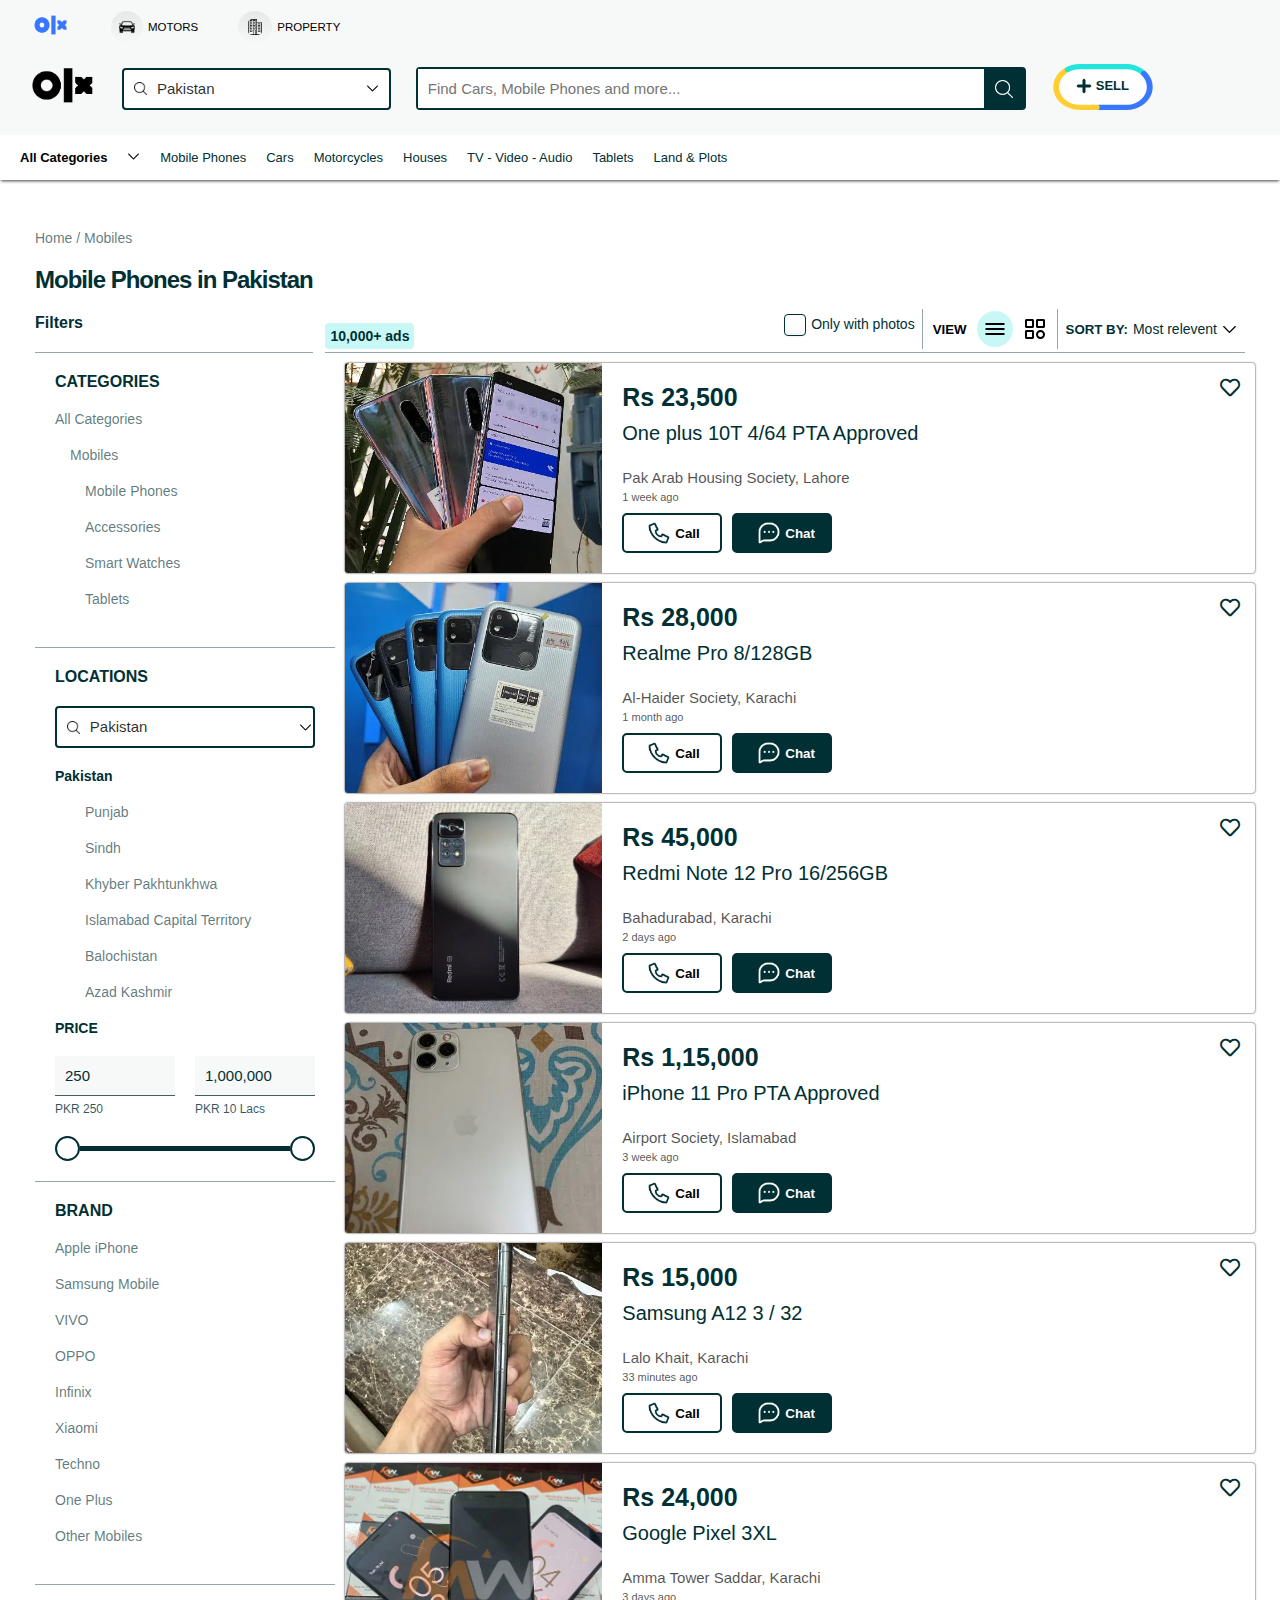
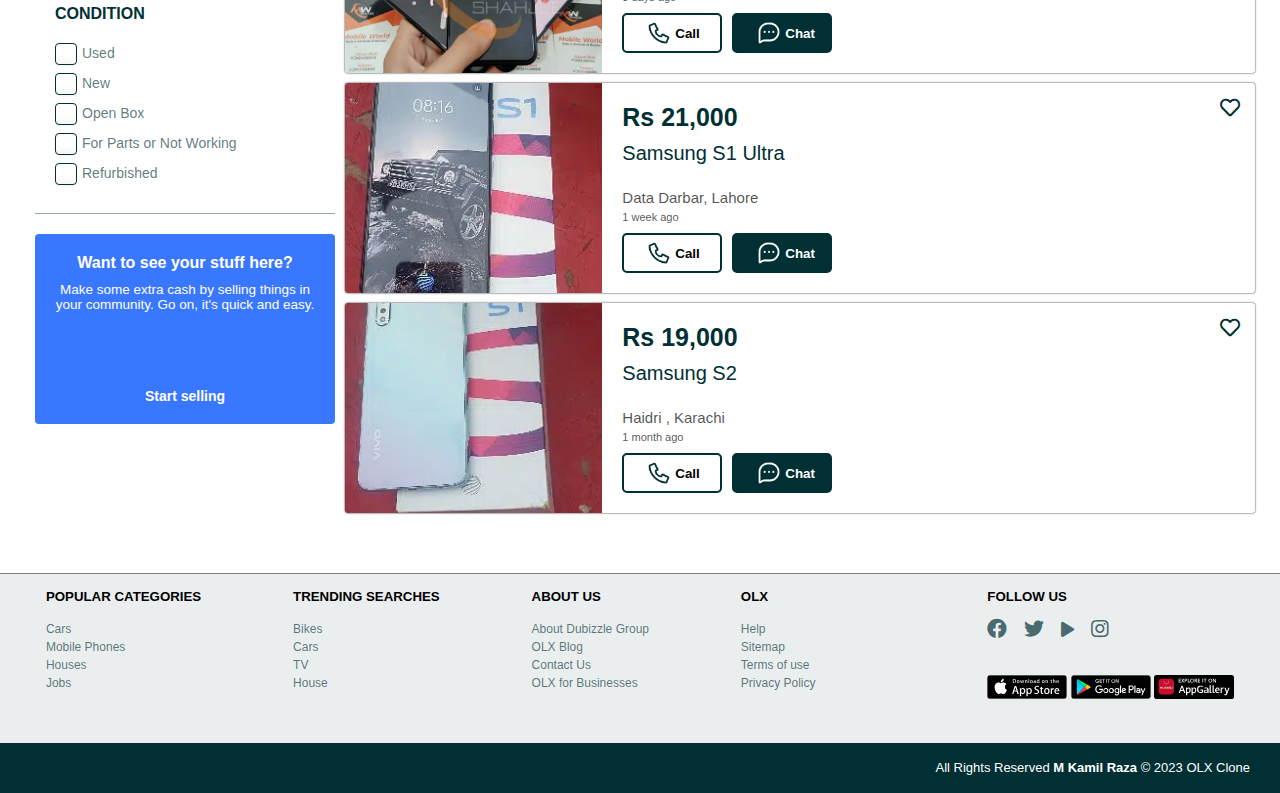
<file: All Files/Mobile Phones/mobilephone.html>
<!DOCTYPE html>
<html lang="en">
<head>
    <meta charset="UTF-8">
    <meta name="viewport" content="width=device-width, initial-scale=1.0">
    <!-- Font Awsome CDN -->
    <link rel="stylesheet" href="https://cdnjs.cloudflare.com/ajax/libs/font-awesome/5.15.4/css/all.min.css">
    <!-- CSS Link -->
    <link rel="stylesheet" href="../categories.css">
    <!-- Favicon -->
    <link rel="shortcut icon" href="../../assets/logo/olx-title.png" type="image/x-icon">
    <!-- Title -->
    <title>Mobile Phones for Sale in Pakistan</title>
</head>
<body>
        <!-- Nav Bar -->
        <div class="navbar">
            <!-- Nav Bar Upper first Part -->
            <div class="nav-child-1">
                <a href="../../index.html">
                    <img src="../../assets/logo/olx-logo.png" alt="ol logo" class="olx-logo-blue">
                </a>                <div class="nav-sub-child">
                    <img src="../../assets/logo/car-logo.png" alt="" class="nav-car-logo">
                    <p class="nav-heading">MOTORS</p>
                </div>
                <div class="nav-sub-child">
                    <img src="../../assets/logo/property-logo.png" alt="" class="nav-property-logo">
                    <p class="nav-heading">PROPERTY</p>
                </div>
            </div>
            <!-- Nav Bar Second Part -->
            <div class="nav-child-2">
                <a href="../../index.html">
                    <img src="../../assets/logo/olx-logo-black.jpg" alt="olx logo" class="olx-logo-black">
                </a>
                <div class="nav-dropdown-main">
                    <div class="nav-dropdown">
                        <img src="../../assets/icons/search-icon.png" alt="Search Icon" class="search-icon">
                        <img src="../../assets/icons/location-icon.webp" alt="" class="loc-icon-responsive">
                        <div class="loc-dropdown">
                            <input type="text" value="Pakistan" class="dropdown-input">
                        </div>
                        <img src="../../assets/icons/arrow-icon-dropdown.svg" alt="" class="arrow-icon">
                        <!-- Nav Bar Location Dropdown -->
                    
                    </div>  
                </div>
                <!-- Search Field -->
                <div class="search-div">
                        <input type="text" placeholder="Find Cars, Mobile Phones and more..." class="search-input">
                    <div class="search-icon-area">
                        <img src="../../assets/icons/search-icon-white.png" alt="" class="search-icon-white">
                    </div>
                </div>
                <div class="search-div-responsive">
                    <div class="search-icon-area">
                        <img src="../../assets/icons/search-icon.png" alt="" class="search-icon-white">
                    </div>
                    <input type="text" placeholder="All ads in Pakistan" class="search-input">
                </div>
                <!-- Login Button -->
                <!-- <div>
                    <p class="login-btn">Login</p>
                </div> -->
                <!-- Sell Button -->
                <div class="sell-btn-div">
                    <img src="../../assets/icons/sell-btn-border.svg" alt="Sell Button" class="sell-btn">
                    <img src="../../assets/icons/sell-btn-plus-icon.svg" alt="Plus icon" class="plus-icon">
                    <p class="sell-txt">SELL</p>
                </div>
            </div>
        </div>
            <!-- Category Section -->
            <div class="category-container">
                <ul>
                    <li class="category-txt bold">All Categories</li>
                    <li class="category-txt">
                        <img src="../../assets/icons/arrow-icon-dropdown.svg" alt="" class="arrow-icon">
                    </li>
                    <li class="category-txt">
                        <a href="#">
                            Mobile Phones
                        </a>
                    </li>
                    <li class="category-txt">
                        <a href="../../All Files/Cars/cars.html">
                            Cars
                        </a>
                    </li>
                    <li class="category-txt">
                        <a href="../../All Files/Bikes/bikes.html">
                            Motorcycles
                        </a>
                    </li>
                    <li class="category-txt">
                        <a href="../../All Files/Houses/houses.html">
                            Houses
                        </a>
                    </li>
                    <li class="category-txt">
                        <a href="../../All Files/TV-Audio-Video/tv.html">
                            TV - Video - Audio
                        </a>
                    </li>
                    <li class="category-txt">
                        <a href="../../All Files/Mobile Phones/mobilephone.html">
                            Tablets
                        </a>
                    </li>
                    <li class="category-txt">
                        <a href="../../All Files/Houses/houses.html">
                            Land & Plots
                        </a>
                    </li>
                </ul>
            </div>

            <section>
                <div class="category-top-section">
                    <div class="category-top-section-1">
                        <div class="sub-txt">
                            <p>
                                Home / Mobiles
                            </p>
                        </div>
            
                        <div>
                            <h2 class="uniform-color section-heading">
                                Mobile Phones in Pakistan
                            </h2>
                        </div>
        
                        <h4 class="uniform-color filter-txt">Filters</h4>
                    </div>
                    <div class="category-top-section-2">
                        <h4 class="numb-of-ads">10,000+ ads</h4>
                        <div>
                            <div class="d-flex top-filters">
                                <div class="form-group top-sec-2-sub">
                                    <input type="checkbox" id="used">
                                    <label for="used">Only with photos</label>
                                </div>
                                <div class="view-type-container">
                                    <h5>
                                        VIEW
                                    </h5>
                                    <img src="../../assets/icons/list-icon.svg" alt="" class="list-view-icon">
                                    <img src="../../assets/icons/grid-icon.svg" alt="">
                                </div>
                                <div class="sort-by-container">
                                    <h5>SORT BY:</h5>
                                    <p>Most relevent</p>
                                    <img src="../../assets/icons/arrow-icon-dropdown.svg" alt="Arrow" class="arrow-icon-sort">
                                    <div class="sort-dropdown">
                                        <p>Newly Listed</p>
                                        <p>Most relevent</p>
                                        <p>Lowest price</p>
                                        <p>Highest price</p>
                                    </div>
                                </div>
                            </div>
                            <div class="filter-btn-container">
                                <button class="filter-btn">
                                    <img src="../../assets/icons/filter-icon.png" alt="Filters">
                                    <h3>Filters</h3>
                                </button>
                            </div>
                        </div>
                    </div>
                </div>
    
                <!-- Body Section -->
                <div class="body-section">
                    <!-- Filter Section -->
                    <div class="filter-container">
                        <div class="filter-section">
                            <h4 class="uniform-color">
                                CATEGORIES
                            </h4>
                            <p class="sub-txt">All Categories</p>
                            <p class=" sub-txt text-indent-main">Mobiles</p>
                            <ul class="sub-txt text-indent-sub category-list">
                                <li>Mobile Phones</li>
                                <li>Accessories</li>
                                <li>Smart Watches</li>
                                <li>Tablets</li>
                            </ul>
                        </div>
                        <div class="filter-section">
                            <h4 class="uniform-color">
                                LOCATIONS
                            </h4>
                            <div class="dropdown-filter-main">
                                <div class="dropdown-filter">
                                    <img src="../../assets/icons/search-icon.png" alt="Search Icon" class="search-icon">
                                    <img src="../../assets/icons/location-icon.webp" alt="" class="loc-icon-responsive">
                                    <div class="loc-dropdown">
                                        <input type="text" value="Pakistan" class="dropdown-input">
                                    </div>
                                    <img src="../../assets/icons/arrow-icon-dropdown.svg" alt="" class="arrow-icon">
                                    <!-- Nav Bar Location Dropdown -->
                                <div class="dropdown-list">
                                    <!-- Drop down Items -->
                                    <div class="curr-loc">
                                        <img class="curr-loc-icon" src="../../assets/icons/curr-location-icon.svg"></img>
                                        <p class="curr-loc-txt">&nbsp;&nbsp;Use current location</p>
                                    </div>
                                    <div class="loc border-b">
                                        <img class="loc-icon" src="../../assets/icons/location-icon.webp"></img>
                                        <p class="loc-txt">See all ads in all Pakistan</p>
                                    </div>
                                    <div class="loc">
                                        <p class="loc-heading">Choose Region</p>
                                    </div>
                                    <div class="loc">
                                        <img class="loc-icon" src="../../assets/icons/location-icon.webp"></img>
                                        <p class="loc-txt">Azad Kashmir, Pakistan</p>
                                    </div>
                                    <div class="loc">
                                        <img class="loc-icon" src="../../assets/icons/location-icon.webp"></img>
                                        <p class="loc-txt">Islamabad Capital Territory, Pakistan</p>
                                    </div>
                                    <div class="loc">
                                        <img class="loc-icon" src="../../assets/icons/location-icon.webp"></img>
                                        <p class="loc-txt">Khyber Pakhtunkhwa, Pakistan</p>
                                    </div>
                                    <div class="loc">
                                        <img class="loc-icon" src="../../assets/icons/location-icon.webp"></img>
                                        <p class="loc-txt">Northern Areas, Pakistan</p>
                                    </div>
                                    <div class="loc">
                                        <img class="loc-icon" src="../../assets/icons/location-icon.webp"></img>
                                        <p class="loc-txt">Punjab, Pakistan</p>
                                    </div>
                                    <div class="loc">
                                        <img class="loc-icon" src="../../assets/icons/location-icon.webp"></img>
                                        <p class="loc-txt">Sindh, Pakistan</p>
                                    </div>
                                </div>
                                </div>  
                            </div>
                            <p class="filter-heading">Pakistan</p>
                            <ul class="sub-txt text-indent-sub category-list">
                                <li>Punjab</li>
                                <li>Sindh</li>
                                <li>Khyber Pakhtunkhwa</li>
                                <li>Islamabad Capital Territory</li>
                                <li>Balochistan</li>
                                <li>Azad Kashmir</li>
                            </ul>

                            <p class="filter-heading">PRICE</p>

                            <div class="price-filter">
                                <div>
                                    <div class="text-indent-main uniform-color price-numbers">
                                        <input type="text" value="250" class="price-num-input">
                                    </div>
                                    <div class="price-pkr">PKR 250</div>
                                </div>
                                <div>
                                    <div class="text-indent-main uniform-color price-numbers">
                                        <input type="text" value="1,000,000" class="price-num-input">
                                    </div>
                                    <div class="price-pkr">PKR 10 Lacs</div>
                                </div>
                            </div>

                            <div class="price-range-slider">
                                <div class="left-point"></div>
                                <div class="slider-range"></div>
                                <div class="right-point"></div>
                            </div>
                        </div>
                        <div class="filter-section">
                            <h4 class="uniform-color">
                                BRAND
                            </h4>
                            <ul class="sub-txt category-list">
                                <li>Apple iPhone</li>
                                <li>Samsung Mobile</li>
                                <li>VIVO</li>
                                <li>OPPO</li>
                                <li>Infinix</li>
                                <li>Xiaomi</li>
                                <li>Techno</li>
                                <li>One Plus</li>
                                <li>Other Mobiles</li>
                            </ul>
                        </div>

                        <div class="filter-section last-filter">
                            <h4 class="uniform-color">
                                CONDITION
                            </h4>
                            <form class="sub-txt category-list"> 
                              <div class="form-group">
                                <input type="checkbox" id="used">
                                <label for="used">Used</label>
                              </div>
                              <div class="form-group">
                                <input type="checkbox" id="new">
                                <label for="new">New</label>
                              </div>
                              <div class="form-group">
                                <input type="checkbox" id="Open-Box">
                                <label for="Open-Box">Open Box</label>
                              </div>
                              <div class="form-group">
                                <input type="checkbox" id="parts">
                                <label for="parts">For Parts or Not Working</label>
                              </div>
                              <div class="form-group">
                                <input type="checkbox" id="Refurbished">
                                <label for="Refurbished">Refurbished</label>
                              </div>
                            </form>
                          </div>

                          <!-- Msg -->
                          <div class="msg">
                            <div>
                                <h4>Want to see your stuff here?</h4>
                                <p>Make some extra cash by selling things in your community. Go on, it's quick and easy.</p>
                            </div>
                            <h4>Start selling</h4>
                          </div>
                        
                    </div>
                    <!-- Ads Section -->
                    <div class="ads-section">
                        <div class="ad-item">
                            <div class="ad-sec-img" style="background-image: url(../../assets/products-images/mobiles/1.jpg);"></div>
                            <div class="ad-sec-description">
                                <div>
                                    <h4 class="item-price">Rs 23,500</h4>
                                    <p class="item-name">One plus 10T 4/64 PTA Approved</p>
                                </div>
                                <div>
                                    <p class="item-loc">Pak Arab Housing Society, Lahore</p>
                                    <p class="upload-date">1 week ago</p>

                                    <div class="ads-btn">
                                        <button class="call-btn">
                                            <img src="../../assets/icons/call-icon.png" alt="">
                                            <h4>Call</h4>
                                        </button>
    
                                        <button class="chat-btn">
                                            <img src="../../assets/icons/chat-icon.png" alt="">
                                            <h4>Chat</h4>
                                        </button>
                                    </div>
                                </div>
                            </div>
                            <i class="far fa-heart"></i>
                        </div>
                        <div class="ad-item">
                            <div class="ad-sec-img" style="background-image: url(../../assets/products-images/mobiles/2.jpg);"></div>
                            <div class="ad-sec-description">
                                <div>
                                    <h4 class="item-price">Rs 28,000</h4>
                                    <p class="item-name">Realme Pro 8/128GB</p>
                                </div>
                                <div>
                                    <p class="item-loc">Al-Haider Society, Karachi</p>
                                    <p class="upload-date">1 month ago</p>

                                    <div class="ads-btn">
                                        <button class="call-btn">
                                            <img src="../../assets/icons/call-icon.png" alt="">
                                            <h4>Call</h4>
                                        </button>
    
                                        <button class="chat-btn">
                                            <img src="../../assets/icons/chat-icon.png" alt="">
                                            <h4>Chat</h4>
                                        </button>
                                    </div>
                                </div>
                            </div>
                            <i class="far fa-heart"></i>
                        </div>
                        <div class="ad-item">
                            <div class="ad-sec-img" style="background-image: url(../../assets/products-images/mobiles/3.jpg);"></div>
                            <div class="ad-sec-description">
                                <div>
                                    <h4 class="item-price">Rs 45,000</h4>
                                    <p class="item-name">Redmi Note 12 Pro 16/256GB</p>
                                </div>
                                <div>
                                    <p class="item-loc">Bahadurabad, Karachi</p>
                                    <p class="upload-date">2 days ago</p>

                                    <div class="ads-btn">
                                        <button class="call-btn">
                                            <img src="../../assets/icons/call-icon.png" alt="">
                                            <h4>Call</h4>
                                        </button>
    
                                        <button class="chat-btn">
                                            <img src="../../assets/icons/chat-icon.png" alt="">
                                            <h4>Chat</h4>
                                        </button>
                                    </div>
                                </div>
                            </div>
                            <i class="far fa-heart"></i>
                        </div>
                        <div class="ad-item">
                            <div class="ad-sec-img" style="background-image: url(../../assets/products-images/mobiles/4.jpg);"></div>
                            <div class="ad-sec-description">
                                <div>
                                    <h4 class="item-price">Rs 1,15,000</h4>
                                    <p class="item-name">iPhone 11 Pro PTA Approved</p>
                                </div>
                                <div>
                                    <p class="item-loc">Airport Society, Islamabad</p>
                                    <p class="upload-date">3 week ago</p>

                                    <div class="ads-btn">
                                        <button class="call-btn">
                                            <img src="../../assets/icons/call-icon.png" alt="">
                                            <h4>Call</h4>
                                        </button>
    
                                        <button class="chat-btn">
                                            <img src="../../assets/icons/chat-icon.png" alt="">
                                            <h4>Chat</h4>
                                        </button>
                                    </div>
                                </div>
                            </div>
                            <i class="far fa-heart"></i>
                        </div>
                        <div class="ad-item">
                            <div class="ad-sec-img" style="background-image: url(../../assets/products-images/mobiles/5.jpg);"></div>
                            <div class="ad-sec-description">
                                <div>
                                    <h4 class="item-price">Rs 15,000</h4>
                                    <p class="item-name">Samsung A12 3 / 32</p>
                                </div>
                                <div>
                                    <p class="item-loc">Lalo Khait, Karachi</p>
                                    <p class="upload-date">33 minutes ago</p>

                                    <div class="ads-btn">
                                        <button class="call-btn">
                                            <img src="../../assets/icons/call-icon.png" alt="">
                                            <h4>Call</h4>
                                        </button>
    
                                        <button class="chat-btn">
                                            <img src="../../assets/icons/chat-icon.png" alt="">
                                            <h4>Chat</h4>
                                        </button>
                                    </div>
                                </div>
                            </div>
                            <i class="far fa-heart"></i>
                        </div>
                        <div class="ad-item">
                            <div class="ad-sec-img" style="background-image: url(../../assets/products-images/mobiles/6.jpg);"></div>
                            <div class="ad-sec-description">
                                <div>
                                    <h4 class="item-price">Rs 24,000</h4>
                                    <p class="item-name">Google Pixel 3XL</p>
                                </div>
                                <div>
                                    <p class="item-loc">Amma Tower Saddar, Karachi</p>
                                    <p class="upload-date">3 days ago</p>

                                    <div class="ads-btn">
                                        <button class="call-btn">
                                            <img src="../../assets/icons/call-icon.png" alt="">
                                            <h4>Call</h4>
                                        </button>
    
                                        <button class="chat-btn">
                                            <img src="../../assets/icons/chat-icon.png" alt="">
                                            <h4>Chat</h4>
                                        </button>
                                    </div>
                                </div>
                            </div>
                            <i class="far fa-heart"></i>
                        </div>
                        <div class="ad-item">
                            <div class="ad-sec-img" style="background-image: url(../../assets/products-images/mobiles/7.jpg);"></div>
                            <div class="ad-sec-description">
                                <div>
                                    <h4 class="item-price">Rs 21,000</h4>
                                    <p class="item-name">Samsung S1 Ultra</p>
                                </div>
                                <div>
                                    <p class="item-loc">Data Darbar, Lahore</p>
                                    <p class="upload-date">1 week ago</p>

                                    <div class="ads-btn">
                                        <button class="call-btn">
                                            <img src="../../assets/icons/call-icon.png" alt="">
                                            <h4>Call</h4>
                                        </button>
    
                                        <button class="chat-btn">
                                            <img src="../../assets/icons/chat-icon.png" alt="">
                                            <h4>Chat</h4>
                                        </button>
                                    </div>
                                </div>
                            </div>
                            <i class="far fa-heart"></i>
                        </div>
                        <div class="ad-item">
                            <div class="ad-sec-img" style="background-image: url(../../assets/products-images/mobiles/8.jpg);"></div>
                            <div class="ad-sec-description">
                                <div>
                                    <h4 class="item-price">Rs 19,000</h4>
                                    <p class="item-name">Samsung S2</p>
                                </div>
                                <div>
                                    <p class="item-loc">Haidri , Karachi</p>
                                    <p class="upload-date">1 month ago</p>

                                    <div class="ads-btn">
                                        <button class="call-btn">
                                            <img src="../../assets/icons/call-icon.png" alt="">
                                            <h4>Call</h4>
                                        </button>
    
                                        <button class="chat-btn">
                                            <img src="../../assets/icons/chat-icon.png" alt="">
                                            <h4>Chat</h4>
                                        </button>
                                    </div>
                                </div>
                            </div>
                                <i class="far fa-heart"></i>
                        </div>
                    </div>
                </div>
            </section>

            <!-- Footer Links -->
        <div class="footer-links">
            <div class="footer-links-child">
                <h5>POPULAR CATEGORIES</h5>
                <ul>
                    <li>
                        <a href="./All Files/Cars/cars.html">Cars</a>
                    </li>
                    <li>
                        <a href="./All Files/Mobile Phones/mobilephone.html">Mobile Phones</a>
                    </li>
                    <li>
                        <a href="./All Files/Houses/houses.html">Houses</a>
                    </li>
                    <li>
                        <a href="./All Files/Jobs/jobs.html">Jobs</a>
                    </li>
                </ul>
            </div>
            <div class="footer-links-child">
                <h5>TRENDING SEARCHES</h5>
                <ul>
                    <li>
                        <a href="./All Files/Bikes/bikes.html">Bikes</a>
                    </li>
                    <li>
                        <a href="./All Files/Cars/cars.html">Cars</a>
                    </li>
                    <li>
                        <a href="./All Files/TV-Audio-Video/tv.html">TV</a>
                    </li>
                    <li>
                        <a href="./All Files/Houses/houses.html">House</a>
                    </li>
                </ul>
            </div>
            <div class="footer-links-child">
                <h5>ABOUT US</h5>
                <ul>
                    <li>
                        <a href="#">About Dubizzle Group</a>
                    </li>
                    <li>
                        <a href="#">OLX Blog</a>
                    </li>
                    <li>
                        <a href="#">Contact Us</a>
                    </li>
                    <li>
                        <a href="#">OLX for Businesses</a>
                    </li>
                </ul>
            </div>
            <div class="footer-links-child">
                <h5>OLX</h5>
                <ul>
                    <li>
                        <a href="#">Help</a>
                    </li>
                    <li>
                        <a href="#">Sitemap</a>
                    </li>
                    <li>
                        <a href="#">Terms of use</a>
                    </li>
                    <li>
                        <a href="#">Privacy Policy</a>
                    </li>
                </ul>
            </div>
            <div class="footer-links-child">
                <h5>FOLLOW US</h5>
                    <ul class="social-media-footer">
                        <li>
                            <a href="https://www.facebook.com/olxpakistan" target="_blank">
                                <i class="fab fa-facebook"></i>
                            </a>
                        </li>
                        <li>
                            <a href="https://twitter.com/OLX_Pakistan" target="_blank">
                                <i class="fab fa-twitter"></i>
                            </a>
                        </li>
                        <li>
                            <a href="https://www.youtube.com/channel/UCARDDjJnW7IRBpo_AP7WTHQ" target="_blank">
                                <i class="fas fa-play"></i>
                            </a>
                        </li>
                        <li>
                            <a href="https://www.instagram.com/olx.pakistan/" target="_blank">
                                <i class="fab fa-instagram"></i>
                            </a>
                        </li>
                    </ul>
                    <div class="download-btn-div-footer">
                        <a href="https://apps.apple.com/pk/app/olx-pakistan/id1551315538" target="_blank">
                            <img src="../../assets/icons/app-store-btn.svg" alt="" class="app-store-btn">
                        </a>
                        <a href="https://play.google.com/store/apps/details?id=com.olx.pk" target="_blank">
                            <img src="../../assets/icons/google-play-store-btn.svg" alt="" class="app-store-btn">
                        </a>
                        <a href="https://appgallery.huawei.com/#/app/C104375435" target="_blank">
                            <img src="../../assets/icons/app-gallery-btn.svg" alt="" class="app-store-btn">
                        </a>
                    </div>
            </div>
        </div>

        <!-- Footer -->
        <div class="footer">
            <p>
                All Rights Reserved 
                <span class="bold">M Kamil Raza</span>
                &copy; 2023 OLX Clone
            </p>
        </div>
</body>
</html>
</file>
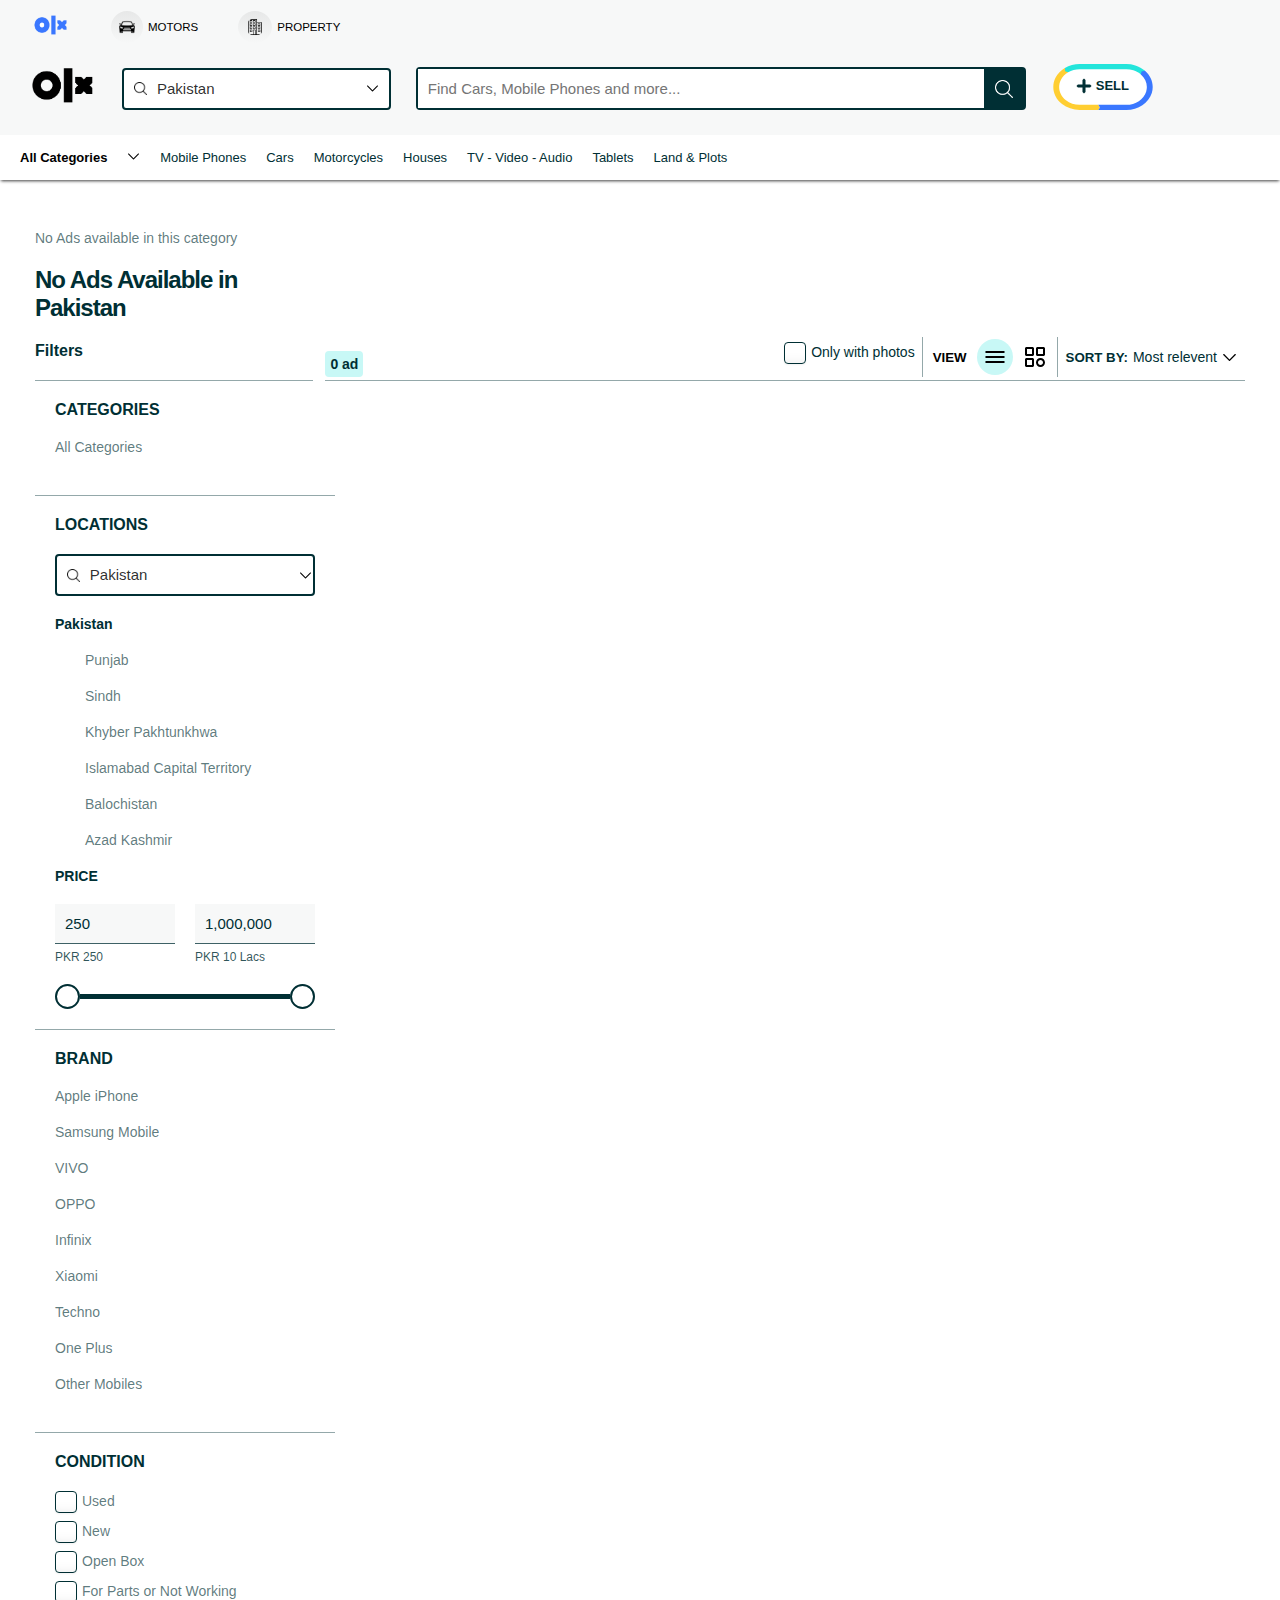
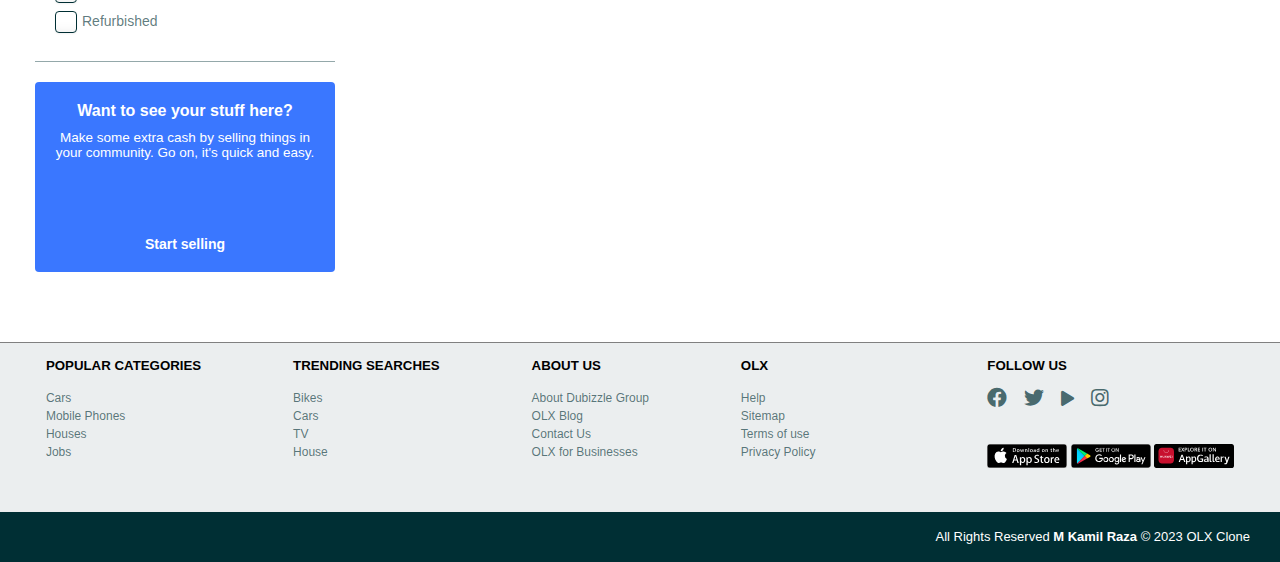
<file: All Files/No Ads/noads.html>
<!DOCTYPE html>
<html lang="en">
<head>
    <meta charset="UTF-8">
    <meta name="viewport" content="width=device-width, initial-scale=1.0">
    <!-- Font Awsome CDN -->
    <link rel="stylesheet" href="https://cdnjs.cloudflare.com/ajax/libs/font-awesome/5.15.4/css/all.min.css">
    <!-- CSS Link -->
    <link rel="stylesheet" href="../categories.css">
    <!-- Favicon -->
    <link rel="shortcut icon" href="../../assets/logo/olx-title.png" type="image/x-icon">
    <!-- Title -->
    <title>No Ads Available</title>
</head>
<body>
        <!-- Nav Bar -->
        <div class="navbar">
            <!-- Nav Bar Upper first Part -->
            <div class="nav-child-1">
                <a href="../../index.html">
                    <img src="../../assets/logo/olx-logo.png" alt="ol logo" class="olx-logo-blue">
                </a>                <div class="nav-sub-child">
                    <img src="../../assets/logo/car-logo.png" alt="" class="nav-car-logo">
                    <p class="nav-heading">MOTORS</p>
                </div>
                <div class="nav-sub-child">
                    <img src="../../assets/logo/property-logo.png" alt="" class="nav-property-logo">
                    <p class="nav-heading">PROPERTY</p>
                </div>
            </div>
            <!-- Nav Bar Second Part -->
            <div class="nav-child-2">
                <a href="../../index.html">
                    <img src="../../assets/logo/olx-logo-black.jpg" alt="olx logo" class="olx-logo-black">
                </a>
                <div class="nav-dropdown-main">
                    <div class="nav-dropdown">
                        <img src="../../assets/icons/search-icon.png" alt="Search Icon" class="search-icon">
                        <img src="../../assets/icons/location-icon.webp" alt="" class="loc-icon-responsive">
                        <div class="loc-dropdown">
                            <input type="text" value="Pakistan" class="dropdown-input">
                        </div>
                        <img src="../../assets/icons/arrow-icon-dropdown.svg" alt="" class="arrow-icon">
                        <!-- Nav Bar Location Dropdown -->
                    
                    </div>  
                </div>
                <!-- Search Field -->
                <div class="search-div">
                        <input type="text" placeholder="Find Cars, Mobile Phones and more..." class="search-input">
                    <div class="search-icon-area">
                        <img src="../../assets/icons/search-icon-white.png" alt="" class="search-icon-white">
                    </div>
                </div>
                <div class="search-div-responsive">
                    <div class="search-icon-area">
                        <img src="../../assets/icons/search-icon.png" alt="" class="search-icon-white">
                    </div>
                    <input type="text" placeholder="All ads in Pakistan" class="search-input">
                </div>
                <!-- Login Button -->
                <!-- <div>
                    <p class="login-btn">Login</p>
                </div> -->
                <!-- Sell Button -->
                <div class="sell-btn-div">
                    <img src="../../assets/icons/sell-btn-border.svg" alt="Sell Button" class="sell-btn">
                    <img src="../../assets/icons/sell-btn-plus-icon.svg" alt="Plus icon" class="plus-icon">
                    <p class="sell-txt">SELL</p>
                </div>
            </div>
        </div>
            <!-- Category Section -->
            <div class="category-container">
                <ul>
                    <li class="category-txt bold">All Categories</li>
                    <li class="category-txt">
                        <img src="../../assets/icons/arrow-icon-dropdown.svg" alt="" class="arrow-icon">
                    </li>
                    <li class="category-txt">
                        <a href="../../All Files/Mobile Phones/mobilephone.html">
                            Mobile Phones
                        </a>
                    </li>
                    <li class="category-txt">
                        <a href="../../All Files/Cars/cars.html">
                            Cars
                        </a>
                    </li>
                    <li class="category-txt">
                        <a href="../../All Files/Bikes/bikes.html">
                            Motorcycles
                        </a>
                    </li>
                    <li class="category-txt">
                        <a href="../../All Files/Houses/houses.html">
                            Houses
                        </a>
                    </li>
                    <li class="category-txt">
                        <a href="../../All Files/TV-Audio-Video/tv.html">
                            TV - Video - Audio
                        </a>
                    </li>
                    <li class="category-txt">
                        <a href="../../All Files/Mobile Phones/mobilephone.html">
                            Tablets
                        </a>
                    </li>
                    <li class="category-txt">
                        <a href="../../All Files/Houses/houses.html">
                            Land & Plots
                        </a>
                    </li>
                </ul>
            </div>

            <section>
                <div class="category-top-section">
                    <div class="category-top-section-1">
                        <div class="sub-txt">
                            <p>
                                No Ads available in this category
                            </p>
                        </div>
            
                        <div>
                            <h2 class="uniform-color section-heading">
                                No Ads Available in Pakistan
                            </h2>
                        </div>
        
                        <h4 class="uniform-color filter-txt">Filters</h4>
                    </div>
                    <div class="category-top-section-2">
                        <h4 class="numb-of-ads">0 ad</h4>
                        <div>
                            <div class="d-flex top-filters">
                                <div class="form-group top-sec-2-sub">
                                    <input type="checkbox" id="used">
                                    <label for="used">Only with photos</label>
                                </div>
                                <div class="view-type-container">
                                    <h5>
                                        VIEW
                                    </h5>
                                    <img src="../../assets/icons/list-icon.svg" alt="" class="list-view-icon">
                                    <img src="../../assets/icons/grid-icon.svg" alt="">
                                </div>
                                <div class="sort-by-container">
                                    <h5>SORT BY:</h5>
                                    <p>Most relevent</p>
                                    <img src="../../assets/icons/arrow-icon-dropdown.svg" alt="Arrow" class="arrow-icon-sort">
                                    <div class="sort-dropdown">
                                        <p>Newly Listed</p>
                                        <p>Most relevent</p>
                                        <p>Lowest price</p>
                                        <p>Highest price</p>
                                    </div>
                                </div>
                            </div>
                            <div class="filter-btn-container">
                                <button class="filter-btn">
                                    <img src="../../assets/icons/filter-icon.png" alt="Filters">
                                    <h3>Filters</h3>
                                </button>
                            </div>
                        </div>
                    </div>
                </div>
    
                <!-- Body Section -->
                <div class="body-section">
                    <!-- Filter Section -->
                    <div class="filter-container">
                        <div class="filter-section">
                            <h4 class="uniform-color">
                                CATEGORIES
                            </h4>
                            <p class="sub-txt">All Categories</p>
                        </div>
                        <div class="filter-section">
                            <h4 class="uniform-color">
                                LOCATIONS
                            </h4>
                            <div class="dropdown-filter-main">
                                <div class="dropdown-filter">
                                    <img src="../../assets/icons/search-icon.png" alt="Search Icon" class="search-icon">
                                    <img src="../../assets/icons/location-icon.webp" alt="" class="loc-icon-responsive">
                                    <div class="loc-dropdown">
                                        <input type="text" value="Pakistan" class="dropdown-input">
                                    </div>
                                    <img src="../../assets/icons/arrow-icon-dropdown.svg" alt="" class="arrow-icon">
                                    <!-- Nav Bar Location Dropdown -->
                                <div class="dropdown-list">
                                    <!-- Drop down Items -->
                                    <div class="curr-loc">
                                        <img class="curr-loc-icon" src="../../assets/icons/curr-location-icon.svg"></img>
                                        <p class="curr-loc-txt">&nbsp;&nbsp;Use current location</p>
                                    </div>
                                    <div class="loc border-b">
                                        <img class="loc-icon" src="../../assets/icons/location-icon.webp"></img>
                                        <p class="loc-txt">See all ads in all Pakistan</p>
                                    </div>
                                    <div class="loc">
                                        <p class="loc-heading">Choose Region</p>
                                    </div>
                                    <div class="loc">
                                        <img class="loc-icon" src="../../assets/icons/location-icon.webp"></img>
                                        <p class="loc-txt">Azad Kashmir, Pakistan</p>
                                    </div>
                                    <div class="loc">
                                        <img class="loc-icon" src="../../assets/icons/location-icon.webp"></img>
                                        <p class="loc-txt">Islamabad Capital Territory, Pakistan</p>
                                    </div>
                                    <div class="loc">
                                        <img class="loc-icon" src="../../assets/icons/location-icon.webp"></img>
                                        <p class="loc-txt">Khyber Pakhtunkhwa, Pakistan</p>
                                    </div>
                                    <div class="loc">
                                        <img class="loc-icon" src="../../assets/icons/location-icon.webp"></img>
                                        <p class="loc-txt">Northern Areas, Pakistan</p>
                                    </div>
                                    <div class="loc">
                                        <img class="loc-icon" src="../../assets/icons/location-icon.webp"></img>
                                        <p class="loc-txt">Punjab, Pakistan</p>
                                    </div>
                                    <div class="loc">
                                        <img class="loc-icon" src="../../assets/icons/location-icon.webp"></img>
                                        <p class="loc-txt">Sindh, Pakistan</p>
                                    </div>
                                </div>
                                </div>  
                            </div>
                            <p class="filter-heading">Pakistan</p>
                            <ul class="sub-txt text-indent-sub category-list">
                                <li>Punjab</li>
                                <li>Sindh</li>
                                <li>Khyber Pakhtunkhwa</li>
                                <li>Islamabad Capital Territory</li>
                                <li>Balochistan</li>
                                <li>Azad Kashmir</li>
                            </ul>

                            <p class="filter-heading">PRICE</p>

                            <div class="price-filter">
                                <div>
                                    <div class="text-indent-main uniform-color price-numbers">
                                        <input type="text" value="250" class="price-num-input">
                                    </div>
                                    <div class="price-pkr">PKR 250</div>
                                </div>
                                <div>
                                    <div class="text-indent-main uniform-color price-numbers">
                                        <input type="text" value="1,000,000" class="price-num-input">
                                    </div>
                                    <div class="price-pkr">PKR 10 Lacs</div>
                                </div>
                            </div>

                            <div class="price-range-slider">
                                <div class="left-point"></div>
                                <div class="slider-range"></div>
                                <div class="right-point"></div>
                            </div>
                        </div>
                        <div class="filter-section">
                            <h4 class="uniform-color">
                                BRAND
                            </h4>
                            <ul class="sub-txt category-list">
                                <li>Apple iPhone</li>
                                <li>Samsung Mobile</li>
                                <li>VIVO</li>
                                <li>OPPO</li>
                                <li>Infinix</li>
                                <li>Xiaomi</li>
                                <li>Techno</li>
                                <li>One Plus</li>
                                <li>Other Mobiles</li>
                            </ul>
                        </div>

                        <div class="filter-section last-filter">
                            <h4 class="uniform-color">
                                CONDITION
                            </h4>
                            <form class="sub-txt category-list"> 
                              <div class="form-group">
                                <input type="checkbox" id="used">
                                <label for="used">Used</label>
                              </div>
                              <div class="form-group">
                                <input type="checkbox" id="new">
                                <label for="new">New</label>
                              </div>
                              <div class="form-group">
                                <input type="checkbox" id="Open-Box">
                                <label for="Open-Box">Open Box</label>
                              </div>
                              <div class="form-group">
                                <input type="checkbox" id="parts">
                                <label for="parts">For Parts or Not Working</label>
                              </div>
                              <div class="form-group">
                                <input type="checkbox" id="Refurbished">
                                <label for="Refurbished">Refurbished</label>
                              </div>
                            </form>
                          </div>

                          <!-- Msg -->
                          <div class="msg">
                            <div>
                                <h4>Want to see your stuff here?</h4>
                                <p>Make some extra cash by selling things in your community. Go on, it's quick and easy.</p>
                            </div>
                            <h4>Start selling</h4>
                          </div>
                        
                    </div>
                </div>
            </section>

            <!-- Footer Links -->
        <div class="footer-links">
            <div class="footer-links-child">
                <h5>POPULAR CATEGORIES</h5>
                <ul>
                    <li>
                        <a href="./All Files/Cars/cars.html">Cars</a>
                    </li>
                    <li>
                        <a href="./All Files/Mobile Phones/mobilephone.html">Mobile Phones</a>
                    </li>
                    <li>
                        <a href="./All Files/Houses/houses.html">Houses</a>
                    </li>
                    <li>
                        <a href="./All Files/Jobs/jobs.html">Jobs</a>
                    </li>
                </ul>
            </div>
            <div class="footer-links-child">
                <h5>TRENDING SEARCHES</h5>
                <ul>
                    <li>
                        <a href="./All Files/Bikes/bikes.html">Bikes</a>
                    </li>
                    <li>
                        <a href="./All Files/Cars/cars.html">Cars</a>
                    </li>
                    <li>
                        <a href="./All Files/TV-Audio-Video/tv.html">TV</a>
                    </li>
                    <li>
                        <a href="./All Files/Houses/houses.html">House</a>
                    </li>
                </ul>
            </div>
            <div class="footer-links-child">
                <h5>ABOUT US</h5>
                <ul>
                    <li>
                        <a href="#">About Dubizzle Group</a>
                    </li>
                    <li>
                        <a href="#">OLX Blog</a>
                    </li>
                    <li>
                        <a href="#">Contact Us</a>
                    </li>
                    <li>
                        <a href="#">OLX for Businesses</a>
                    </li>
                </ul>
            </div>
            <div class="footer-links-child">
                <h5>OLX</h5>
                <ul>
                    <li>
                        <a href="#">Help</a>
                    </li>
                    <li>
                        <a href="#">Sitemap</a>
                    </li>
                    <li>
                        <a href="#">Terms of use</a>
                    </li>
                    <li>
                        <a href="#">Privacy Policy</a>
                    </li>
                </ul>
            </div>
            <div class="footer-links-child">
                <h5>FOLLOW US</h5>
                    <ul class="social-media-footer">
                        <li>
                            <a href="https://www.facebook.com/olxpakistan" target="_blank">
                                <i class="fab fa-facebook"></i>
                            </a>
                        </li>
                        <li>
                            <a href="https://twitter.com/OLX_Pakistan" target="_blank">
                                <i class="fab fa-twitter"></i>
                            </a>
                        </li>
                        <li>
                            <a href="https://www.youtube.com/channel/UCARDDjJnW7IRBpo_AP7WTHQ" target="_blank">
                                <i class="fas fa-play"></i>
                            </a>
                        </li>
                        <li>
                            <a href="https://www.instagram.com/olx.pakistan/" target="_blank">
                                <i class="fab fa-instagram"></i>
                            </a>
                        </li>
                    </ul>
                    <div class="download-btn-div-footer">
                        <a href="https://apps.apple.com/pk/app/olx-pakistan/id1551315538" target="_blank">
                            <img src="../../assets/icons/app-store-btn.svg" alt="" class="app-store-btn">
                        </a>
                        <a href="https://play.google.com/store/apps/details?id=com.olx.pk" target="_blank">
                            <img src="../../assets/icons/google-play-store-btn.svg" alt="" class="app-store-btn">
                        </a>
                        <a href="https://appgallery.huawei.com/#/app/C104375435" target="_blank">
                            <img src="../../assets/icons/app-gallery-btn.svg" alt="" class="app-store-btn">
                        </a>
                    </div>
            </div>
        </div>

        <!-- Footer -->
        <div class="footer">
            <p>
                All Rights Reserved 
                <span class="bold">M Kamil Raza</span>
                &copy; 2023 OLX Clone
            </p>
        </div>
</body>
</html>
</file>
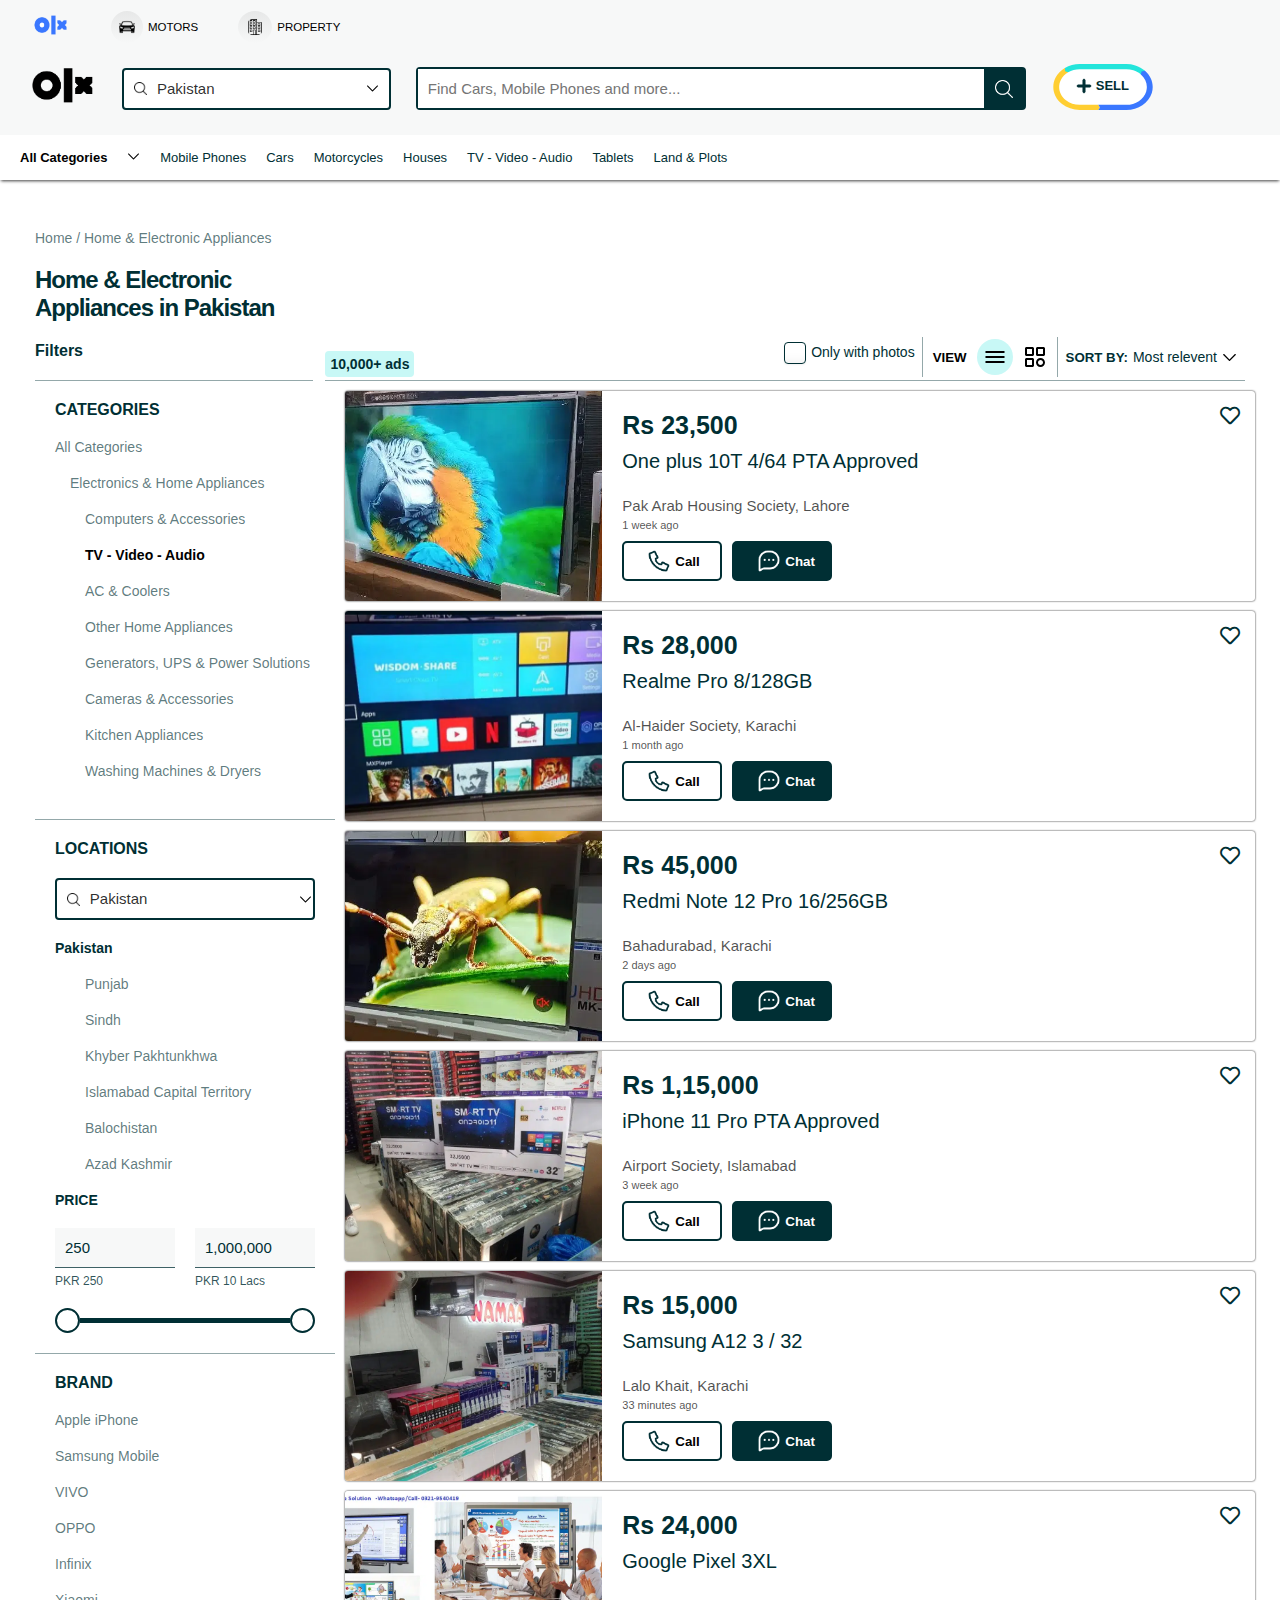
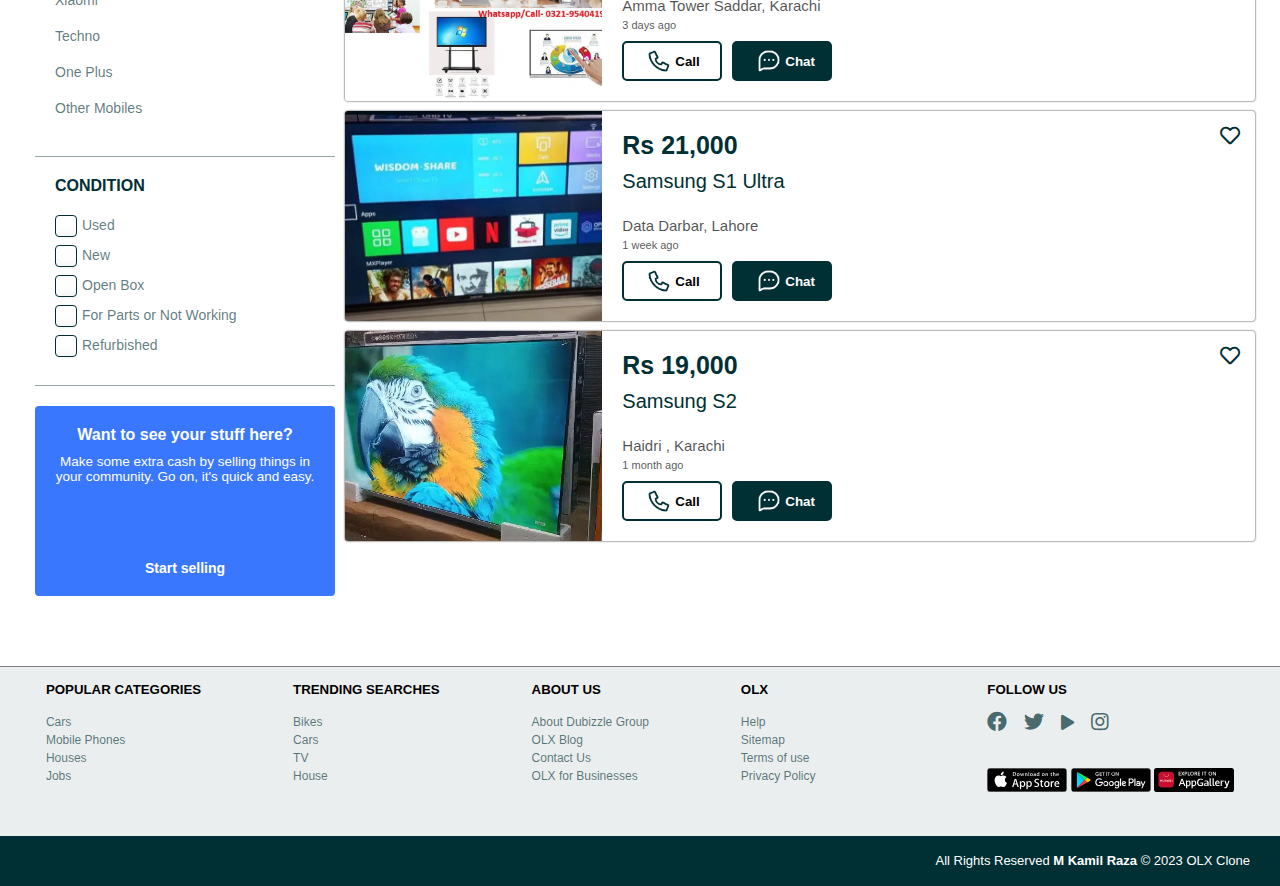
<file: All Files/TV-Audio-Video/tv.html>
<!DOCTYPE html>
<html lang="en">
<head>
    <meta charset="UTF-8">
    <meta name="viewport" content="width=device-width, initial-scale=1.0">
    <!-- Font Awsome CDN -->
    <link rel="stylesheet" href="https://cdnjs.cloudflare.com/ajax/libs/font-awesome/5.15.4/css/all.min.css">
    <!-- CSS Link -->
    <link rel="stylesheet" href="../categories.css">
    <!-- Favicon -->
    <link rel="shortcut icon" href="../../assets/logo/olx-title.png" type="image/x-icon">
    <!-- Title -->
    <title>Home & Electronic Appliances for Sale in Pakistan</title>
</head>
<body>
        <!-- Nav Bar -->
        <div class="navbar">
            <!-- Nav Bar Upper first Part -->
            <div class="nav-child-1">
                <a href="../../index.html">
                    <img src="../../assets/logo/olx-logo.png" alt="ol logo" class="olx-logo-blue">
                </a>                <div class="nav-sub-child">
                    <img src="../../assets/logo/car-logo.png" alt="" class="nav-car-logo">
                    <p class="nav-heading">MOTORS</p>
                </div>
                <div class="nav-sub-child">
                    <img src="../../assets/logo/property-logo.png" alt="" class="nav-property-logo">
                    <p class="nav-heading">PROPERTY</p>
                </div>
            </div>
            <!-- Nav Bar Second Part -->
            <div class="nav-child-2">
                <a href="../../index.html">
                    <img src="../../assets/logo/olx-logo-black.jpg" alt="olx logo" class="olx-logo-black">
                </a>
                <div class="nav-dropdown-main">
                    <div class="nav-dropdown">
                        <img src="../../assets/icons/search-icon.png" alt="Search Icon" class="search-icon">
                        <img src="../../assets/icons/location-icon.webp" alt="" class="loc-icon-responsive">
                        <div class="loc-dropdown">
                            <input type="text" value="Pakistan" class="dropdown-input">
                        </div>
                        <img src="../../assets/icons/arrow-icon-dropdown.svg" alt="" class="arrow-icon">
                        <!-- Nav Bar Location Dropdown -->
                    
                    </div>  
                </div>
                <!-- Search Field -->
                <div class="search-div">
                        <input type="text" placeholder="Find Cars, Mobile Phones and more..." class="search-input">
                    <div class="search-icon-area">
                        <img src="../../assets/icons/search-icon-white.png" alt="" class="search-icon-white">
                    </div>
                </div>
                <div class="search-div-responsive">
                    <div class="search-icon-area">
                        <img src="../../assets/icons/search-icon.png" alt="" class="search-icon-white">
                    </div>
                    <input type="text" placeholder="All ads in Pakistan" class="search-input">
                </div>
                <!-- Login Button -->
                <!-- <div>
                    <p class="login-btn">Login</p>
                </div> -->
                <!-- Sell Button -->
                <div class="sell-btn-div">
                    <img src="../../assets/icons/sell-btn-border.svg" alt="Sell Button" class="sell-btn">
                    <img src="../../assets/icons/sell-btn-plus-icon.svg" alt="Plus icon" class="plus-icon">
                    <p class="sell-txt">SELL</p>
                </div>
            </div>
        </div>
            <!-- Category Section -->
            <div class="category-container">
                <ul>
                    <li class="category-txt bold">All Categories</li>
                    <li class="category-txt">
                        <img src="../../assets/icons/arrow-icon-dropdown.svg" alt="" class="arrow-icon">
                    </li>
                    <li class="category-txt">
                        <a href="../../All Files/Mobile Phones/mobilephone.html">
                            Mobile Phones
                        </a>
                    </li>
                    <li class="category-txt">
                        <a href="../../All Files/Cars/cars.html">
                            Cars
                        </a>
                    </li>
                    <li class="category-txt">
                        <a href="../../All Files/Bikes/bikes.html">
                            Motorcycles
                        </a>
                    </li>
                    <li class="category-txt">
                        <a href="../../All Files/Houses/houses.html">
                            Houses
                        </a>
                    </li>
                    <li class="category-txt">
                        <a href="#">
                            TV - Video - Audio
                        </a>
                    </li>
                    <li class="category-txt">
                        <a href="../../All Files/Mobile Phones/mobilephone.html">
                            Tablets
                        </a>
                    </li>
                    <li class="category-txt">
                        <a href="../../All Files/Houses/houses.html">
                            Land & Plots
                        </a>
                    </li>
                </ul>
            </div>

            <section>
                <div class="category-top-section">
                    <div class="category-top-section-1">
                        <div class="sub-txt">
                            <p>
                                Home / Home & Electronic Appliances
                            </p>
                        </div>
            
                        <div>
                            <h2 class="uniform-color section-heading">
                                Home & Electronic Appliances in Pakistan
                            </h2>
                        </div>
        
                        <h4 class="uniform-color filter-txt">Filters</h4>
                    </div>
                    <div class="category-top-section-2">
                        <h4 class="numb-of-ads">10,000+ ads</h4>
                        <div>
                            <div class="d-flex top-filters">
                                <div class="form-group top-sec-2-sub">
                                    <input type="checkbox" id="used">
                                    <label for="used">Only with photos</label>
                                </div>
                                <div class="view-type-container">
                                    <h5>
                                        VIEW
                                    </h5>
                                    <img src="../../assets/icons/list-icon.svg" alt="" class="list-view-icon">
                                    <img src="../../assets/icons/grid-icon.svg" alt="">
                                </div>
                                <div class="sort-by-container">
                                    <h5>SORT BY:</h5>
                                    <p>Most relevent</p>
                                    <img src="../../assets/icons/arrow-icon-dropdown.svg" alt="Arrow" class="arrow-icon-sort">
                                    <div class="sort-dropdown">
                                        <p>Newly Listed</p>
                                        <p>Most relevent</p>
                                        <p>Lowest price</p>
                                        <p>Highest price</p>
                                    </div>
                                </div>
                            </div>
                            <div class="filter-btn-container">
                                <button class="filter-btn">
                                    <img src="../../assets/icons/filter-icon.png" alt="Filters">
                                    <h3>Filters</h3>
                                </button>
                            </div>
                        </div>
                    </div>
                </div>
    
                <!-- Body Section -->
                <div class="body-section">
                    <!-- Filter Section -->
                    <div class="filter-container">
                        <div class="filter-section">
                            <h4 class="uniform-color">
                                CATEGORIES
                            </h4>
                            <p class="sub-txt">All Categories</p>
                            <p class=" sub-txt text-indent-main">Electronics & Home Appliances</p>
                            <ul class="sub-txt text-indent-sub category-list">
                                <li>Computers & Accessories</li>
                                <li class="bold black">TV - Video - Audio</li>
                                <li>AC & Coolers</li>
                                <li>Other Home Appliances</li>
                                <li>Generators, UPS & Power Solutions</li>
                                <li>Cameras & Accessories</li>
                                <li>Kitchen Appliances</li>
                                <li>Washing Machines & Dryers</li>
                            </ul>
                        </div>
                        <div class="filter-section">
                            <h4 class="uniform-color">
                                LOCATIONS
                            </h4>
                            <div class="dropdown-filter-main">
                                <div class="dropdown-filter">
                                    <img src="../../assets/icons/search-icon.png" alt="Search Icon" class="search-icon">
                                    <img src="../../assets/icons/location-icon.webp" alt="" class="loc-icon-responsive">
                                    <div class="loc-dropdown">
                                        <input type="text" value="Pakistan" class="dropdown-input">
                                    </div>
                                    <img src="../../assets/icons/arrow-icon-dropdown.svg" alt="" class="arrow-icon">
                                    <!-- Nav Bar Location Dropdown -->
                                <div class="dropdown-list">
                                    <!-- Drop down Items -->
                                    <div class="curr-loc">
                                        <img class="curr-loc-icon" src="../../assets/icons/curr-location-icon.svg"></img>
                                        <p class="curr-loc-txt">&nbsp;&nbsp;Use current location</p>
                                    </div>
                                    <div class="loc border-b">
                                        <img class="loc-icon" src="../../assets/icons/location-icon.webp"></img>
                                        <p class="loc-txt">See all ads in all Pakistan</p>
                                    </div>
                                    <div class="loc">
                                        <p class="loc-heading">Choose Region</p>
                                    </div>
                                    <div class="loc">
                                        <img class="loc-icon" src="../../assets/icons/location-icon.webp"></img>
                                        <p class="loc-txt">Azad Kashmir, Pakistan</p>
                                    </div>
                                    <div class="loc">
                                        <img class="loc-icon" src="../../assets/icons/location-icon.webp"></img>
                                        <p class="loc-txt">Islamabad Capital Territory, Pakistan</p>
                                    </div>
                                    <div class="loc">
                                        <img class="loc-icon" src="../../assets/icons/location-icon.webp"></img>
                                        <p class="loc-txt">Khyber Pakhtunkhwa, Pakistan</p>
                                    </div>
                                    <div class="loc">
                                        <img class="loc-icon" src="../../assets/icons/location-icon.webp"></img>
                                        <p class="loc-txt">Northern Areas, Pakistan</p>
                                    </div>
                                    <div class="loc">
                                        <img class="loc-icon" src="../../assets/icons/location-icon.webp"></img>
                                        <p class="loc-txt">Punjab, Pakistan</p>
                                    </div>
                                    <div class="loc">
                                        <img class="loc-icon" src="../../assets/icons/location-icon.webp"></img>
                                        <p class="loc-txt">Sindh, Pakistan</p>
                                    </div>
                                </div>
                                </div>  
                            </div>
                            <p class="filter-heading">Pakistan</p>
                            <ul class="sub-txt text-indent-sub category-list">
                                <li>Punjab</li>
                                <li>Sindh</li>
                                <li>Khyber Pakhtunkhwa</li>
                                <li>Islamabad Capital Territory</li>
                                <li>Balochistan</li>
                                <li>Azad Kashmir</li>
                            </ul>

                            <p class="filter-heading">PRICE</p>

                            <div class="price-filter">
                                <div>
                                    <div class="text-indent-main uniform-color price-numbers">
                                        <input type="text" value="250" class="price-num-input">
                                    </div>
                                    <div class="price-pkr">PKR 250</div>
                                </div>
                                <div>
                                    <div class="text-indent-main uniform-color price-numbers">
                                        <input type="text" value="1,000,000" class="price-num-input">
                                    </div>
                                    <div class="price-pkr">PKR 10 Lacs</div>
                                </div>
                            </div>

                            <div class="price-range-slider">
                                <div class="left-point"></div>
                                <div class="slider-range"></div>
                                <div class="right-point"></div>
                            </div>
                        </div>
                        <div class="filter-section">
                            <h4 class="uniform-color">
                                BRAND
                            </h4>
                            <ul class="sub-txt category-list">
                                <li>Apple iPhone</li>
                                <li>Samsung Mobile</li>
                                <li>VIVO</li>
                                <li>OPPO</li>
                                <li>Infinix</li>
                                <li>Xiaomi</li>
                                <li>Techno</li>
                                <li>One Plus</li>
                                <li>Other Mobiles</li>
                            </ul>
                        </div>

                        <div class="filter-section last-filter">
                            <h4 class="uniform-color">
                                CONDITION
                            </h4>
                            <form class="sub-txt category-list"> 
                              <div class="form-group">
                                <input type="checkbox" id="used">
                                <label for="used">Used</label>
                              </div>
                              <div class="form-group">
                                <input type="checkbox" id="new">
                                <label for="new">New</label>
                              </div>
                              <div class="form-group">
                                <input type="checkbox" id="Open-Box">
                                <label for="Open-Box">Open Box</label>
                              </div>
                              <div class="form-group">
                                <input type="checkbox" id="parts">
                                <label for="parts">For Parts or Not Working</label>
                              </div>
                              <div class="form-group">
                                <input type="checkbox" id="Refurbished">
                                <label for="Refurbished">Refurbished</label>
                              </div>
                            </form>
                          </div>

                          <!-- Msg -->
                          <div class="msg">
                            <div>
                                <h4>Want to see your stuff here?</h4>
                                <p>Make some extra cash by selling things in your community. Go on, it's quick and easy.</p>
                            </div>
                            <h4>Start selling</h4>
                          </div>
                        
                    </div>
                    <!-- Ads Section -->
                    <div class="ads-section">
                        <div class="ad-item">
                            <div class="ad-sec-img" style="background-image: url(./ProductsImages/1.jpg);"></div>
                            <div class="ad-sec-description">
                                <div>
                                    <h4 class="item-price">Rs 23,500</h4>
                                    <p class="item-name">One plus 10T 4/64 PTA Approved</p>
                                </div>
                                <div>
                                    <p class="item-loc">Pak Arab Housing Society, Lahore</p>
                                    <p class="upload-date">1 week ago</p>

                                    <div class="ads-btn">
                                        <button class="call-btn">
                                            <img src="../../assets/icons/call-icon.png" alt="">
                                            <h4>Call</h4>
                                        </button>
    
                                        <button class="chat-btn">
                                            <img src="../../assets/icons/chat-icon.png" alt="">
                                            <h4>Chat</h4>
                                        </button>
                                    </div>
                                </div>
                            </div>
                            <i class="far fa-heart"></i>
                        </div>
                        <div class="ad-item">
                            <div class="ad-sec-img" style="background-image: url(./ProductsImages/2.jpg);"></div>
                            <div class="ad-sec-description">
                                <div>
                                    <h4 class="item-price">Rs 28,000</h4>
                                    <p class="item-name">Realme Pro 8/128GB</p>
                                </div>
                                <div>
                                    <p class="item-loc">Al-Haider Society, Karachi</p>
                                    <p class="upload-date">1 month ago</p>

                                    <div class="ads-btn">
                                        <button class="call-btn">
                                            <img src="../../assets/icons/call-icon.png" alt="">
                                            <h4>Call</h4>
                                        </button>
    
                                        <button class="chat-btn">
                                            <img src="../../assets/icons/chat-icon.png" alt="">
                                            <h4>Chat</h4>
                                        </button>
                                    </div>
                                </div>
                            </div>
                            <i class="far fa-heart"></i>
                        </div>
                        <div class="ad-item">
                            <div class="ad-sec-img" style="background-image: url(./ProductsImages/3.jpg);"></div>
                            <div class="ad-sec-description">
                                <div>
                                    <h4 class="item-price">Rs 45,000</h4>
                                    <p class="item-name">Redmi Note 12 Pro 16/256GB</p>
                                </div>
                                <div>
                                    <p class="item-loc">Bahadurabad, Karachi</p>
                                    <p class="upload-date">2 days ago</p>

                                    <div class="ads-btn">
                                        <button class="call-btn">
                                            <img src="../../assets/icons/call-icon.png" alt="">
                                            <h4>Call</h4>
                                        </button>
    
                                        <button class="chat-btn">
                                            <img src="../../assets/icons/chat-icon.png" alt="">
                                            <h4>Chat</h4>
                                        </button>
                                    </div>
                                </div>
                            </div>
                            <i class="far fa-heart"></i>
                        </div>
                        <div class="ad-item">
                            <div class="ad-sec-img" style="background-image: url(./ProductsImages/4.jpg);"></div>
                            <div class="ad-sec-description">
                                <div>
                                    <h4 class="item-price">Rs 1,15,000</h4>
                                    <p class="item-name">iPhone 11 Pro PTA Approved</p>
                                </div>
                                <div>
                                    <p class="item-loc">Airport Society, Islamabad</p>
                                    <p class="upload-date">3 week ago</p>

                                    <div class="ads-btn">
                                        <button class="call-btn">
                                            <img src="../../assets/icons/call-icon.png" alt="">
                                            <h4>Call</h4>
                                        </button>
    
                                        <button class="chat-btn">
                                            <img src="../../assets/icons/chat-icon.png" alt="">
                                            <h4>Chat</h4>
                                        </button>
                                    </div>
                                </div>
                            </div>
                            <i class="far fa-heart"></i>
                        </div>
                        <div class="ad-item">
                            <div class="ad-sec-img" style="background-image: url(./ProductsImages/5.jpg);"></div>
                            <div class="ad-sec-description">
                                <div>
                                    <h4 class="item-price">Rs 15,000</h4>
                                    <p class="item-name">Samsung A12 3 / 32</p>
                                </div>
                                <div>
                                    <p class="item-loc">Lalo Khait, Karachi</p>
                                    <p class="upload-date">33 minutes ago</p>

                                    <div class="ads-btn">
                                        <button class="call-btn">
                                            <img src="../../assets/icons/call-icon.png" alt="">
                                            <h4>Call</h4>
                                        </button>
    
                                        <button class="chat-btn">
                                            <img src="../../assets/icons/chat-icon.png" alt="">
                                            <h4>Chat</h4>
                                        </button>
                                    </div>
                                </div>
                            </div>
                            <i class="far fa-heart"></i>
                        </div>
                        <div class="ad-item">
                            <div class="ad-sec-img" style="background-image: url(./ProductsImages/6.jpg);"></div>
                            <div class="ad-sec-description">
                                <div>
                                    <h4 class="item-price">Rs 24,000</h4>
                                    <p class="item-name">Google Pixel 3XL</p>
                                </div>
                                <div>
                                    <p class="item-loc">Amma Tower Saddar, Karachi</p>
                                    <p class="upload-date">3 days ago</p>

                                    <div class="ads-btn">
                                        <button class="call-btn">
                                            <img src="../../assets/icons/call-icon.png" alt="">
                                            <h4>Call</h4>
                                        </button>
    
                                        <button class="chat-btn">
                                            <img src="../../assets/icons/chat-icon.png" alt="">
                                            <h4>Chat</h4>
                                        </button>
                                    </div>
                                </div>
                            </div>
                            <i class="far fa-heart"></i>
                        </div>
                        <div class="ad-item">
                            <div class="ad-sec-img" style="background-image: url(./ProductsImages/2.jpg);"></div>
                            <div class="ad-sec-description">
                                <div>
                                    <h4 class="item-price">Rs 21,000</h4>
                                    <p class="item-name">Samsung S1 Ultra</p>
                                </div>
                                <div>
                                    <p class="item-loc">Data Darbar, Lahore</p>
                                    <p class="upload-date">1 week ago</p>

                                    <div class="ads-btn">
                                        <button class="call-btn">
                                            <img src="../../assets/icons/call-icon.png" alt="">
                                            <h4>Call</h4>
                                        </button>
    
                                        <button class="chat-btn">
                                            <img src="../../assets/icons/chat-icon.png" alt="">
                                            <h4>Chat</h4>
                                        </button>
                                    </div>
                                </div>
                            </div>
                            <i class="far fa-heart"></i>
                        </div>
                        <div class="ad-item">
                            <div class="ad-sec-img" style="background-image: url(./ProductsImages/1.jpg);"></div>
                            <div class="ad-sec-description">
                                <div>
                                    <h4 class="item-price">Rs 19,000</h4>
                                    <p class="item-name">Samsung S2</p>
                                </div>
                                <div>
                                    <p class="item-loc">Haidri , Karachi</p>
                                    <p class="upload-date">1 month ago</p>

                                    <div class="ads-btn">
                                        <button class="call-btn">
                                            <img src="../../assets/icons/call-icon.png" alt="">
                                            <h4>Call</h4>
                                        </button>
    
                                        <button class="chat-btn">
                                            <img src="../../assets/icons/chat-icon.png" alt="">
                                            <h4>Chat</h4>
                                        </button>
                                    </div>
                                </div>
                            </div>
                            <i class="far fa-heart"></i>
                        </div>
                    </div>
                </div>
            </section>

            <!-- Footer Links -->
        <div class="footer-links">
            <div class="footer-links-child">
                <h5>POPULAR CATEGORIES</h5>
                <ul>
                    <li>
                        <a href="./All Files/Cars/cars.html">Cars</a>
                    </li>
                    <li>
                        <a href="./All Files/Mobile Phones/mobilephone.html">Mobile Phones</a>
                    </li>
                    <li>
                        <a href="./All Files/Houses/houses.html">Houses</a>
                    </li>
                    <li>
                        <a href="./All Files/Jobs/jobs.html">Jobs</a>
                    </li>
                </ul>
            </div>
            <div class="footer-links-child">
                <h5>TRENDING SEARCHES</h5>
                <ul>
                    <li>
                        <a href="./All Files/Bikes/bikes.html">Bikes</a>
                    </li>
                    <li>
                        <a href="./All Files/Cars/cars.html">Cars</a>
                    </li>
                    <li>
                        <a href="./All Files/TV-Audio-Video/tv.html">TV</a>
                    </li>
                    <li>
                        <a href="./All Files/Houses/houses.html">House</a>
                    </li>
                </ul>
            </div>
            <div class="footer-links-child">
                <h5>ABOUT US</h5>
                <ul>
                    <li>
                        <a href="#">About Dubizzle Group</a>
                    </li>
                    <li>
                        <a href="#">OLX Blog</a>
                    </li>
                    <li>
                        <a href="#">Contact Us</a>
                    </li>
                    <li>
                        <a href="#">OLX for Businesses</a>
                    </li>
                </ul>
            </div>
            <div class="footer-links-child">
                <h5>OLX</h5>
                <ul>
                    <li>
                        <a href="#">Help</a>
                    </li>
                    <li>
                        <a href="#">Sitemap</a>
                    </li>
                    <li>
                        <a href="#">Terms of use</a>
                    </li>
                    <li>
                        <a href="#">Privacy Policy</a>
                    </li>
                </ul>
            </div>
            <div class="footer-links-child">
                <h5>FOLLOW US</h5>
                    <ul class="social-media-footer">
                        <li>
                            <a href="https://www.facebook.com/olxpakistan" target="_blank">
                                <i class="fab fa-facebook"></i>
                            </a>
                        </li>
                        <li>
                            <a href="https://twitter.com/OLX_Pakistan" target="_blank">
                                <i class="fab fa-twitter"></i>
                            </a>
                        </li>
                        <li>
                            <a href="https://www.youtube.com/channel/UCARDDjJnW7IRBpo_AP7WTHQ" target="_blank">
                                <i class="fas fa-play"></i>
                            </a>
                        </li>
                        <li>
                            <a href="https://www.instagram.com/olx.pakistan/" target="_blank">
                                <i class="fab fa-instagram"></i>
                            </a>
                        </li>
                    </ul>
                    <div class="download-btn-div-footer">
                        <a href="https://apps.apple.com/pk/app/olx-pakistan/id1551315538" target="_blank">
                            <img src="../../assets/icons/app-store-btn.svg" alt="" class="app-store-btn">
                        </a>
                        <a href="https://play.google.com/store/apps/details?id=com.olx.pk" target="_blank">
                            <img src="../../assets/icons/google-play-store-btn.svg" alt="" class="app-store-btn">
                        </a>
                        <a href="https://appgallery.huawei.com/#/app/C104375435" target="_blank">
                            <img src="../../assets/icons/app-gallery-btn.svg" alt="" class="app-store-btn">
                        </a>
                    </div>
            </div>
        </div>

        <!-- Footer -->
        <div class="footer">
            <p>
                All Rights Reserved 
                <span class="bold">M Kamil Raza</span>
                &copy; 2023 OLX Clone
            </p>
        </div>
</body>
</html>
</file>
<file: All Files/categories.css>
* {
    padding: 0;
    margin: 0;
    box-sizing: border-box;
    font-family: Roboto, Helvetica, sans-serif;
}

::-webkit-scrollbar {
    display: none;
}

.uniform-color {
    color: #002f34;
}

.bold {
    font-weight: bold;
}

.black {
    color: black;
}

.d-flex {
    display: flex;
}

/* Nav Bar Styling */

.navbar {
    background-color: #f7f8f8;
    padding: 11px 30px;

    position: sticky;
    top: 0;

    z-index: 100;
}

/* Nav Bar upper portion styling */

.nav-child-1 {
    display: flex;
    align-items: center;

    gap: 40px;
}

.nav-sub-child {
    display: flex;
    align-items: center;
}

.olx-logo-blue {
    height: auto;
    max-height: 1.7rem;
}

.nav-car-logo {
    height: auto;
    max-height: 2rem;

    border-radius: 50%;

    background-image: linear-gradient(rgba(0, 0, 0, 0.066), #f7f8f8);

    margin-right: 5px;
}

.nav-property-logo {
    height: auto;
    max-height: 2rem;

    border-radius: 50%;

    background-image: linear-gradient(rgba(0, 0, 0, 0.066), #f7f8f8);

    padding: 7px 8px;
    margin-right: 5px;
}

.nav-heading {
    font-size: 11.5px;
}

/* Nav Bar lower portion styling */

.nav-child-2 {
    display: flex;
    align-items: center;

    margin-top: 10px;

    gap: 25px;
}

.olx-logo-black {
    height: auto;
    max-height: 4.2rem;
}

.nav-dropdown-main,
.dropdown-filter-main {
    background-color: white;

    border: 2px solid #002f34;
    border-radius: 4px;

    padding: 10px;

    position: relative;

    z-index: 20;
}

.dropdown-filter-main {
    margin-bottom: 20px;

    width: 260px;

    z-index: 5;
}

.nav-dropdown,
.dropdown-filter {
    display: flex;
    align-items: center;

    gap: 10px;
}

.filter-heading {

    color: #002f34;

    font-weight: bold;

    font-size: 14px;

}

.search-icon {
    height: auto;
    max-height: .8rem;
}

.dropdown-input {
    border: none;

    color: rgba(0, 0, 0, 0.826);

    font-size: 15px;
}

.dropdown-input:focus {
    outline: none;
}

.arrow-icon {
    height: .8rem;

    cursor: pointer;

    transform: rotate(0deg);

    transition: transform 200ms linear;
}

.arrow-icon:hover {
    transform: rotate(180deg);
}

.arrow-icon:hover+.dropdown-list {
    transform: scaleY(1);
}

.dropdown-list {
    transform: scaleY(0);
    transform-origin: top;

    width: 101%;
    height: 280px;

    position: absolute;
    top: 108%;
    left: -1px;

    z-index: 100;

    border-radius: 4px;

    background-color: white;

    box-shadow: 0 0 2px 0;

    overflow-y: scroll;

    transition: transform 200ms linear;
}

.curr-loc {
    display: flex;
    align-items: center;

    padding-left: 15px;

    width: 100%;
    height: 70px;

    border-bottom: 1px solid rgba(128, 128, 128, 0.483);
}

.curr-loc-icon {
    height: 24px;
}

.curr-loc-txt {
    color: #3a77ff;

    font-size: 15px;
    font-weight: bold;
}

.border-b {
    border-bottom: 1px solid rgba(128, 128, 128, 0.483);
}

.loc {
    display: flex;
    align-items: center;

    padding-left: 15px;

    width: 100%;
    height: 50px;
}

.loc-icon,
.loc-icon-responsive {
    height: 23px;
    width: 25px;
}

.loc-icon-responsive {
    display: none;
}

.loc-txt {
    font-size: 13px;

    color: rgba(0, 0, 0, 0.854);
}

.loc-heading {
    font-size: 10px;

    text-transform: uppercase;

    color: grey;
}

.search-div,
.search-div-responsive {
    display: flex;
    align-items: center;

    width: 50%;
    height: 43px;

    border: 2px solid #002f34;
    border-radius: 4px;
}

.search-div-responsive {
    width: 100%;
    display: none;
}

.search-input {
    height: 100%;
    width: 94%;

    border: none;

    text-indent: 10px;

    font-size: 15px;
}

.search-input:focus {
    outline: none;
}

.search-icon-area {
    display: flex;
    justify-content: center;
    align-items: center;

    height: 100%;
    width: 6%;
    min-width: 40px;

    background-color: #002f34;
}

.search-icon-white {
    width: 18px;
}

.login-btn {
    color: #002f34;

    font-size: 14.5px;
    font-weight: bold;

    border-bottom: 2px solid #002f34;

}

.sell-btn-div {
    position: relative;

    cursor: pointer;
}

.plus-icon {
    position: absolute;
    top: 15px;
    left: 25px;
}

.sell-txt {
    position: absolute;
    top: 15px;
    left: 45px;

    color: #002f34;

    font-size: 13px;
    font-weight: bold;
}

.bold {
    font-weight: bold;
}

.category-container {
    width: 100%;
}

.category-container>ul {
    display: flex;
    align-items: center;

    height: 45px;

    list-style: none;

    box-shadow: 0px .1px .111px -1px rgba(0, 0, 0, 0.75);
    -webkit-box-shadow: 0px 2px 3px -1px rgba(0, 0, 0, 0.75);
    -moz-box-shadow: 0px 2px 3px -1px rgba(0, 0, 0, 0.75);
}

.category-txt {
    font-size: 13px;

    margin-left: 20px;
}

.category-txt > a {
    text-decoration: none;

    color: #002f34;
}

.footer-links {
    display: flex;
    justify-content: space-around;

    border-top: 1px solid grey;

    background-color: #ebeeef;

    padding-bottom: 40px;
}

.footer-links div:nth-child(5) {
    margin-left: 80px;
}

.footer-links ul {
    list-style: none;
}

.footer-links h5 {
    margin: 15px 0;
}

.footer-links a {
    font-size: 12px;

    text-decoration: none;

    color: rgba(0, 47, 52, .64);
}

.social-media-footer {
    display: flex;
    align-items: center;

    gap: 17px;
}

.social-media-footer i {
    font-size: 20px;

    color: #002f34b6;
}

.fa-play {
    font-size: 15px !important;
}

.download-btn-div-footer {
    margin-top: 35px;
}

.download-btn-div-footer img {
    width: 80px;
}

.footer {
    width: 100%;
    height: 50px;

    padding: 0 30px;

    display: flex;
    justify-content: right;
    align-items: center;

    background-color: #002f34;
    color: white;

    font-size: 13px;
}

section {
    padding: 50px 35px;
}

.body-section {
    display: flex;
}

.sub-txt {
    color: rgba(0, 47, 52, .64);

    font-size: 14px;
}

.category-top-section {
    display: flex;
    justify-content: space-between;

    width: 100%;
}

.category-top-section-1 {
    width: 23%;
}

.filter-txt {
    border-bottom: 1px solid rgba(0, 47, 52, 0.42);

    padding-bottom: 20px;
}

.category-top-section-2 {
    width: 76%;

    display: flex;
    justify-content: space-between;
    align-items: flex-end;

    border-bottom: 1px solid rgba(0, 47, 52, 0.42);

    padding-bottom: 3px;
}

.numb-of-ads {
    font-size: 14px;

    border-radius: 4px;

    padding: 5px;

    background-color: #c8f8f6;
    color: #002f34;
}

.top-sec-2-sub {
    font-size: 14px;

    padding: 5px 7px;

    color: #002f34;
}

.view-type-container {
    border-left: 1px solid rgba(0, 47, 52, 0.42);
    border-right: 1px solid rgba(0, 47, 52, 0.42);

    display: flex;
    align-items: center;

    gap: 10px;

    padding: 0 10px;
}



.view-type-container > h4{
    color: #002f34;
}

.list-view-icon {
    background-color: #c8f8f6;

    padding: 6px;

    border-radius: 50%;
}

.section-heading {
    padding: 20px 0;

    letter-spacing: -1px;
}

.sort-by-container {
    position: relative;

    display: flex;
    align-items: center;

    gap: 5px;

    padding: 0 8px;

    color: #002f34;
}

.sort-by-container  p {
    font-size: 14px;
}

.arrow-icon-sort {
    width: 15px;

    cursor: pointer;

    transition: 300ms;
}

.arrow-icon-sort:hover {
    transform: rotate(180deg);
}

.sort-dropdown {
    display: none;

    position: absolute;

    text-align: center;

    width: 100%;

    top: 100%;

    background-color: white;

    box-shadow: 0 0 0.7px 0;

}

.sort-dropdown > p {
    padding: 15px 0;
}

.arrow-icon-sort:hover ~ .sort-dropdown {
    display: block;
}

.filter-section {
    border-bottom: 1px solid rgba(0, 47, 52, 0.42);

    padding: 20px;
}

.filter-btn-container {
    display: none;
}

.filter-btn {
    width: 105px;
    height: 48px;

    display: flex;
    align-items: center;
    justify-content: space-between;

    padding: 0 10px;

    background-color: #002f34;
    color: white;

    outline: none;
    border: none;
    border-radius: 4px;
}

.text-indent-main {
    text-indent: 15px;
}

.text-indent-sub {
    text-indent: 30px;
}

.category-list {
    list-style: none;
}

.category-list>li {
    margin-bottom: 20px;
}

.filter-section p,
.filter-section h4 {
    margin-bottom: 20px;
}

.filter-section .loc-txt {
    margin: 0;
}

.price-filter {
    display: flex;
    width: 100%;

    gap: 20px;
}

.price-numbers {
    width: 120px;
    height: 40px;

    display: flex;
    align-items: center;

    border-bottom: 1px solid rgba(0, 47, 52, 0.76);
}

.price-pkr {
    font-size: 12px;

    height: 25px;

    display: flex;
    align-items: center;

    color: #002f34cf;
}

.price-num-input {
    font-size: 15px;

    text-indent: 10px;

    width: 100%;
    height: 100%;

    border: none;
    outline:  none;

    background-color: #f7f8f8;
    color: #002f34;
}

.price-range-slider {
    display: flex;
    align-items: center;

    margin-top: 15px;
}

.left-point, .right-point {
    width: 25px;
    height: 25px;
    
    background-color: #fff;

    border: 2px solid #002f34;
    border-radius: 50%;

    cursor: grab;
}

.slider-range {   
    height: 5px;
    width: 210px;

    background-color: #002f34;
}

.condition-checkbox {
    width: 50px;

    padding: 20px;
}

*, *:before, *:after {
    -webkit-box-sizing: border-box;
    -moz-box-sizing: border-box;
    box-sizing: border-box;
    margin: 0;
    padding: 0;
  }
  
  .form-group {
    display: block;
    margin-bottom: 8px;
  }
  
  .form-group input {
    padding: 0;
    height: initial;
    width: initial;
    margin-bottom: 0;
    display: none;
    cursor: pointer;
  }
  
  .form-group label {
    position: relative;
    cursor: pointer;
  }
  
  .form-group label:before {
    content:'';
    -webkit-appearance: none;
    background-color: transparent;
    border: 1px solid #002f34;
    border-radius: 4px;
    box-shadow: 0 1px 2px rgba(0, 0, 0, 0.05), inset 0px -15px 10px -12px rgba(0, 0, 0, 0.05);
    padding: 10px;
    display: inline-block;
    position: relative;
    vertical-align: middle;
    cursor: pointer;
    margin-right: 5px;
  }
  
  .form-group input:checked + label:after{
    content: '';
    display: block;
    position: absolute;
    top: 2px;
    left: 9px;
    width: 6px;
    height: 14px;
    border: solid white;
    border-width: 0 2px 2px 0;
    transform: rotate(45deg);
  }

  .form-group input:checked + label::before {
    background-color: #002f34;
  }

.msg {
    display: flex;
    flex-direction: column;
    justify-content: space-between;

    text-align: center;

    width: 300px;
    height: 190px;

    margin: 20px 0;
    padding: 20px;

    border-radius: 4px;

    background-color: #3a77ff;
    color: white;
}

.msg > h4 {
    font-size: 14px;
}

.msg p {
    font-size: 13.5px;

    margin-top: 10px;
}

.ads-section {
    width: 100%;
}

.ad-item {
    display: flex;

    margin: 10px 0;
    margin-left: 10px;

    width: 100%;
    height: 210px;

    box-shadow: 0 0 2px 0;
    
    border-radius: 3px;

}

.ad-sec-img {
    height: 100%;
    width: 30%;

    background-position: center;
    background-size: cover;

    border-radius: 3px 0 0 3px;
}

.ad-sec-description {
    display: flex;
    flex-direction: column;
    justify-content: space-between;

    height: 100%;
    width: 70%;

    padding: 20px;

    color: #002f34;
}

.item-price {
    color: #002f34;

    font-size: 25px;

    margin-bottom: 10px;
}

.item-name {
    font-size: 20px;

    color: #002f34;
}

.item-loc {
    font-size: 15px;

    color: rgba(0, 0, 0, 0.685);

    margin-bottom: 5px;
}

.upload-date {
    font-size: 11px;

    color: rgba(0, 0, 0, 0.685);    
}

.fa-heart {
    color: #002f34;

    font-size: 20px;

    margin: 15px;
}

.ads-btn {
    display: flex;

    gap: 10px;

    margin-top: 10px;
}

.chat-btn, .call-btn {
    cursor: pointer;

    display: flex;
    align-items: center;
    justify-content: space-between;

    padding: 0 24px;

    gap: 5px;

    width: 100px;
    height: 40px;

    outline: none;

    border: 2px solid #002f34;
    border-radius: 5px;
}

.chat-btn {
    background-color: #002f34;
    color: white;
}

.call-btn {
    background-color: #fff;
}

.chat-btn > img, .call-btn > img{
    width: 22px;
}

@media (max-width: 1075px) {
    .category-container {
        display: none;
    }

    section {
        padding: 20px 10px;
    }

    .category-top-section-1 {
        display: none;
    }

    .category-top-section-2 {
        width: 100%;

        padding-bottom: 10px;
    }

    .top-filters {
        display: none;
    }

    .filter-btn-container {
        display: block;
    }

    .filter-container {
        display: none;
    }

    .ad-item {
        margin-left: 0;
    }

    .fa-heart {
        margin: 10px;
        margin-left: 0;
    }
}

@media (max-width: 950px) {
    .navbar {
        padding: 11px 8px;
    }

    .nav-child-1 {
        justify-content: space-between;
    }

    .olx-logo-black {
        display: none;
    }

    .login-btn {
        display: none;
    }

    .sell-btn-div {
        position: fixed;
        bottom: 20px;
        left: 40%;
        transform: scale(.8);
    }

    .nav-child-2 {
        flex-direction: column;
        align-items: flex-start;

        gap: 0;
    }

    .search-div {
        display: none;
    }

    .search-div-responsive {
        display: block;
        display: flex;
        background-color: #fff;
    }

    .nav-dropdown-main {
        display: none;
    }

    .loc-icon-responsive {
        display: block;
    }

    .search-icon {
        display: none;
    }

    .search-icon-white {
        width: 22px;
    }

    .search-icon-area {
        background-color: #fff;
        min-width: 30px;
        width: 5%;
    }

    .category-container {
        display: none;
    }

    .footer-links {
        flex-direction: column;
        align-items: center;

        text-align: center;
    }

    .footer-links>div:nth-child(5) {
        margin-left: 0;

        display: flex;
        flex-direction: column;
        align-items: center;
        justify-content: center;
    }

    .footer {
        font-size: 12px;
        padding: 10px;
    }
}

@media (max-width: 770px) {
    .ad-item {
        height: 150px;
    }

    .ad-sec-img {
        width: 40%;
    }

    .ad-sec-description {
        width: 60%;

        padding: 10px;
    }

    .item-price, .item-name {
        font-size: 15px;
    }

    .item-loc {
        font-size: 12px;
    }

    .upload-date {
        font-size: 13.5px;
    }
    
    .ads-btn {
        display: none;
    }

    .ad-sec-description > div {
        display: flex;
        flex-direction: column;
        justify-content: space-around;

        height: 50%;
    }
    
}
</file>
